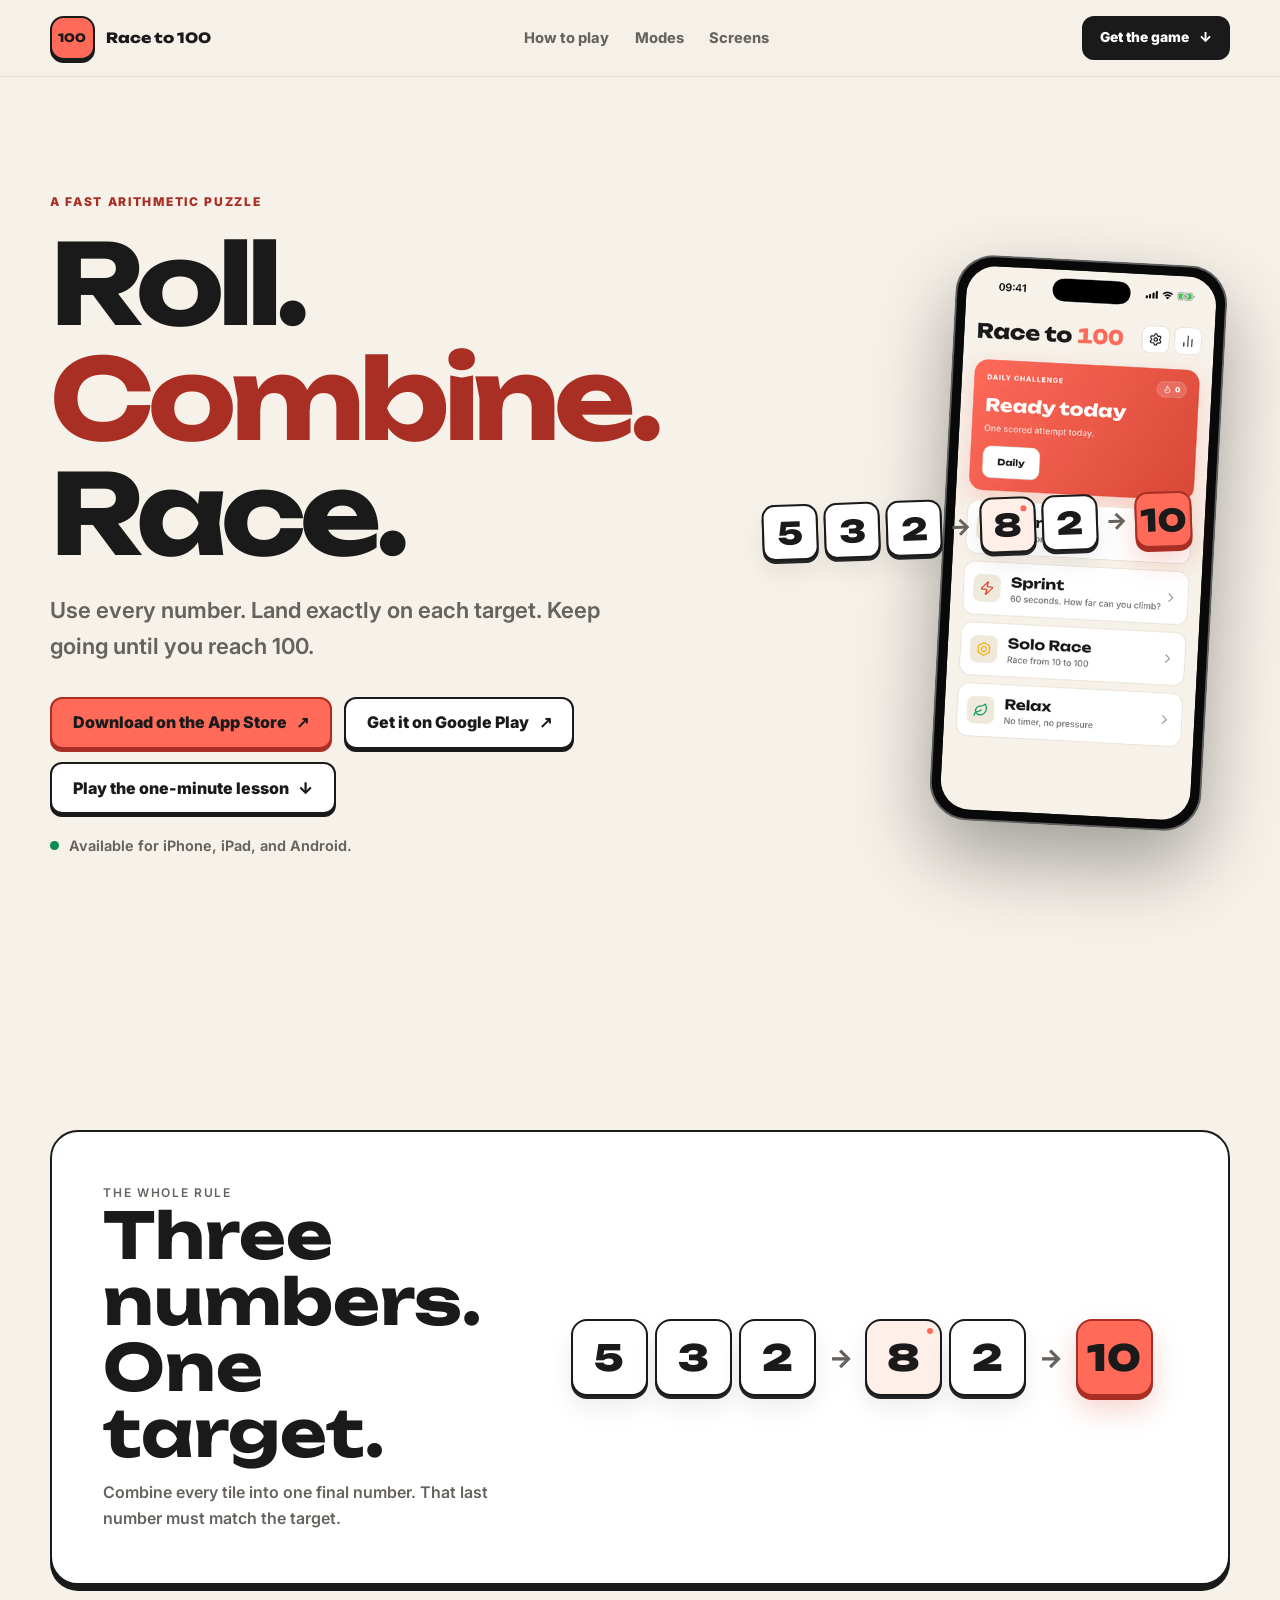
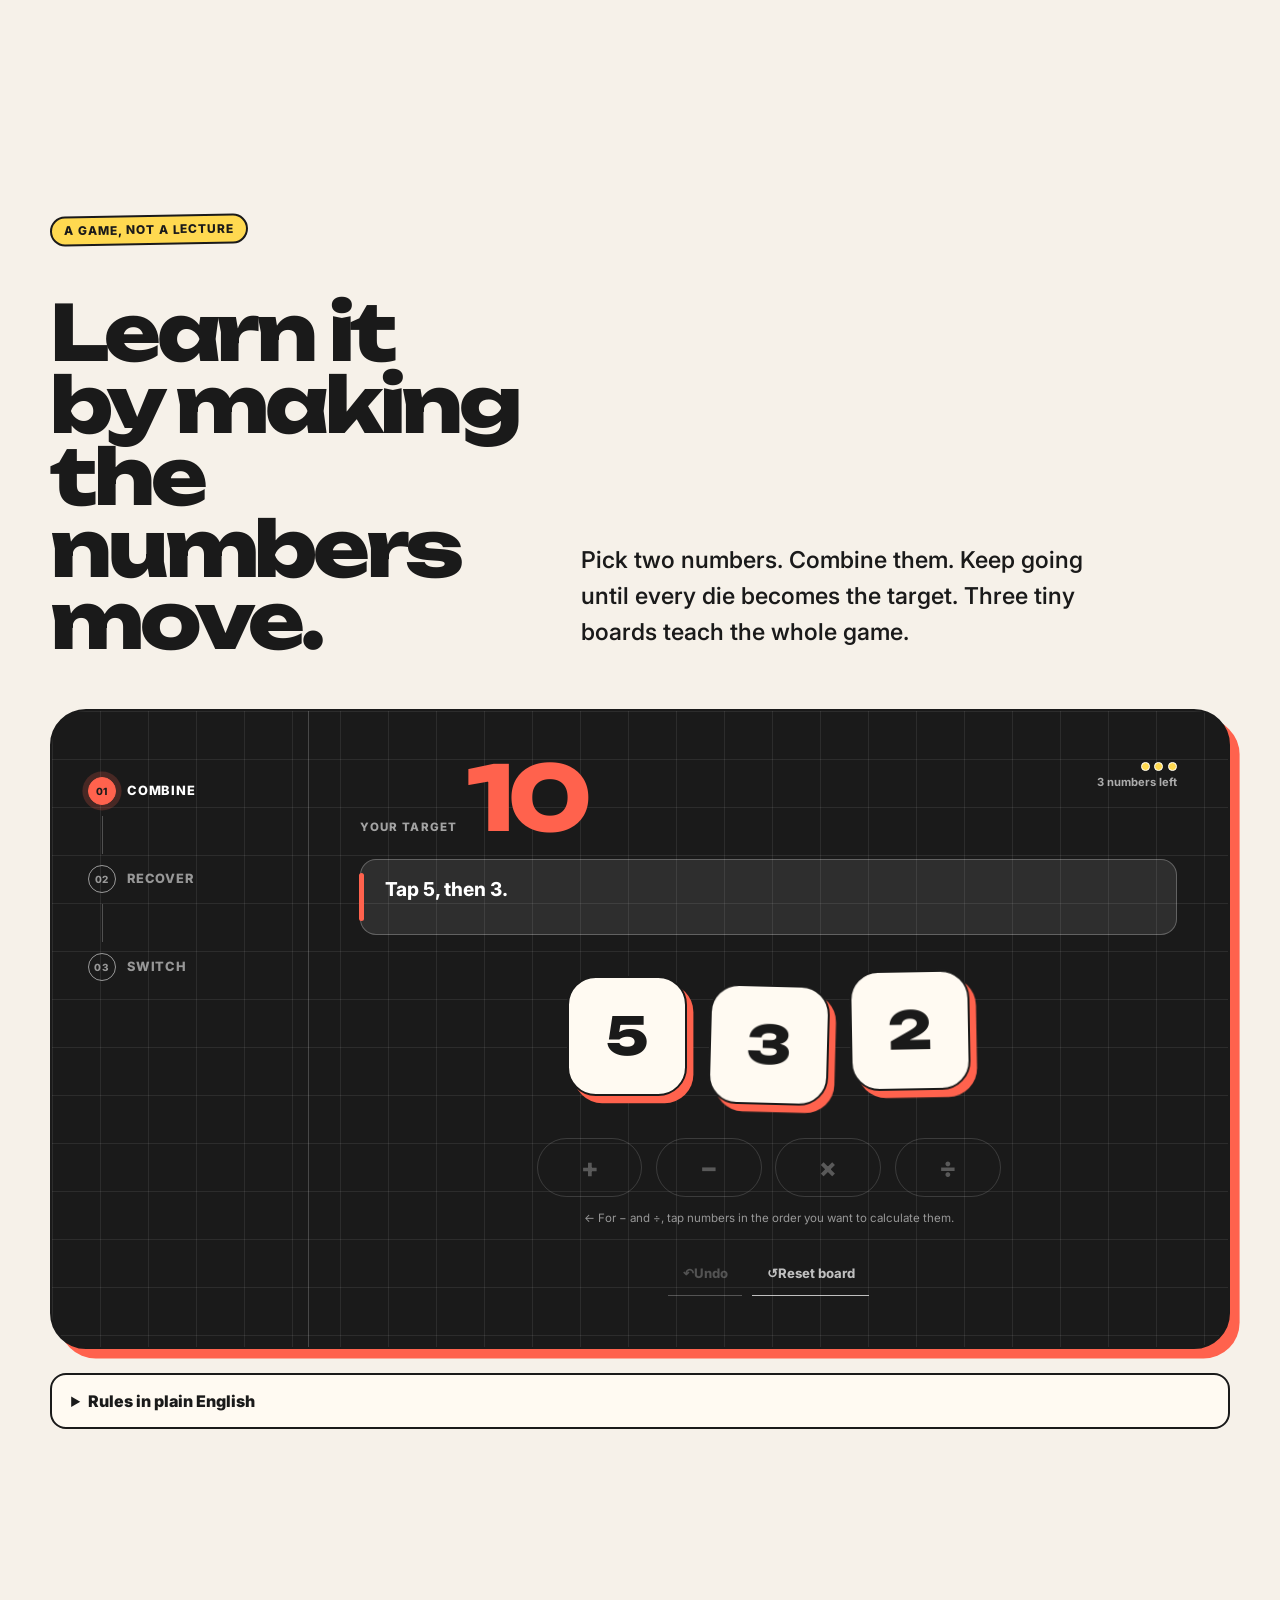
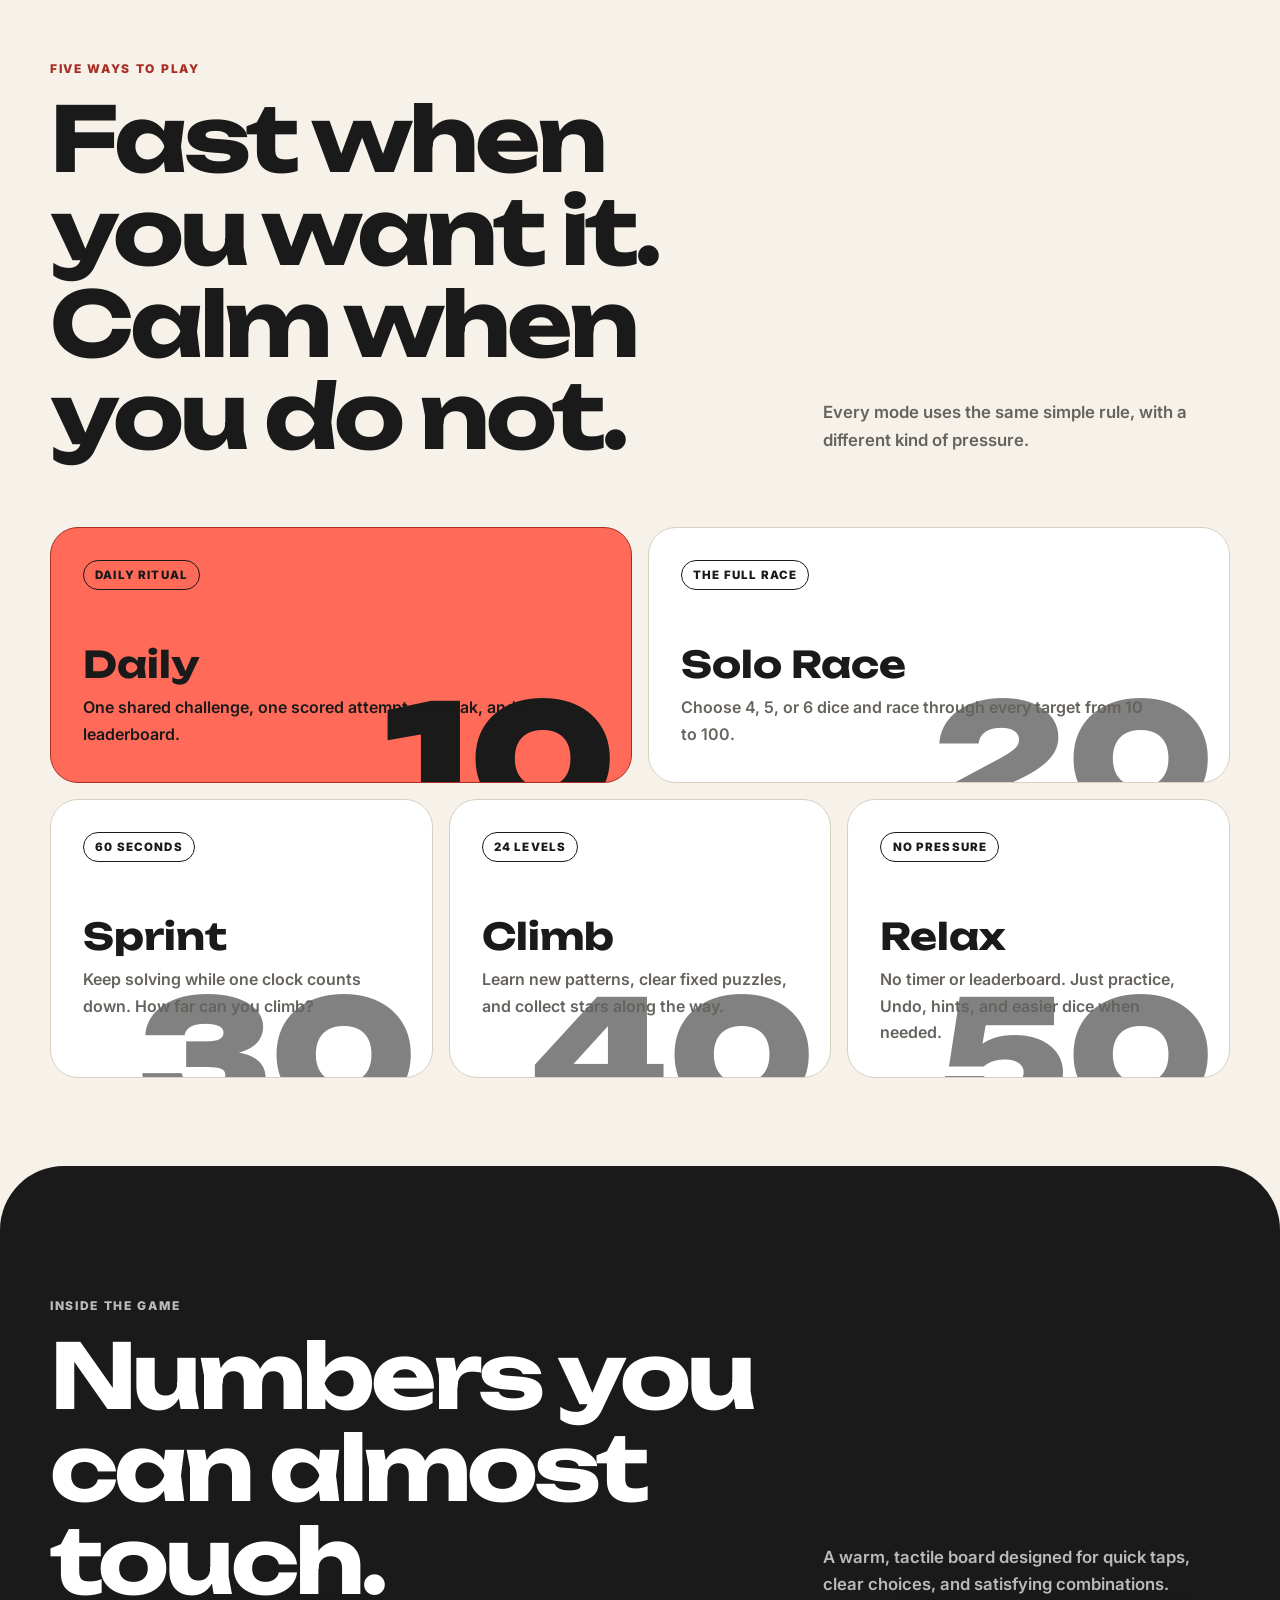
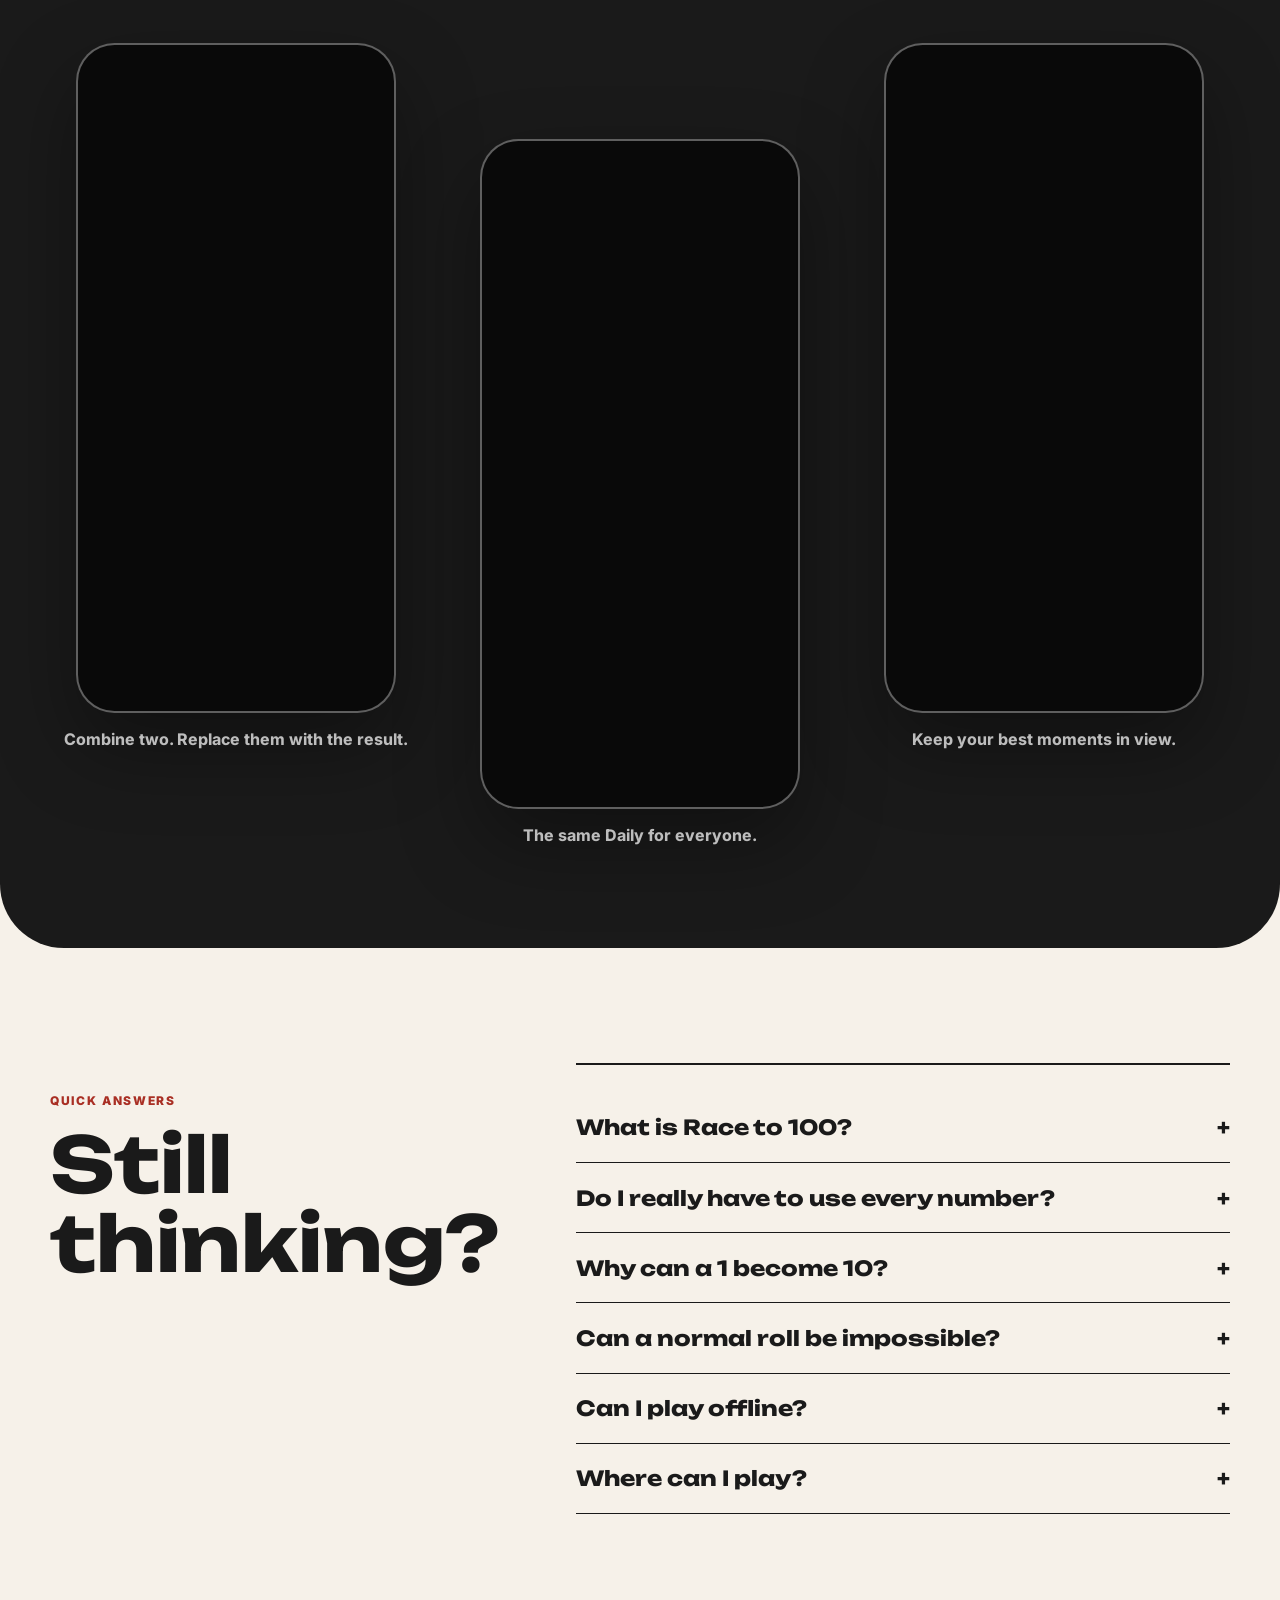
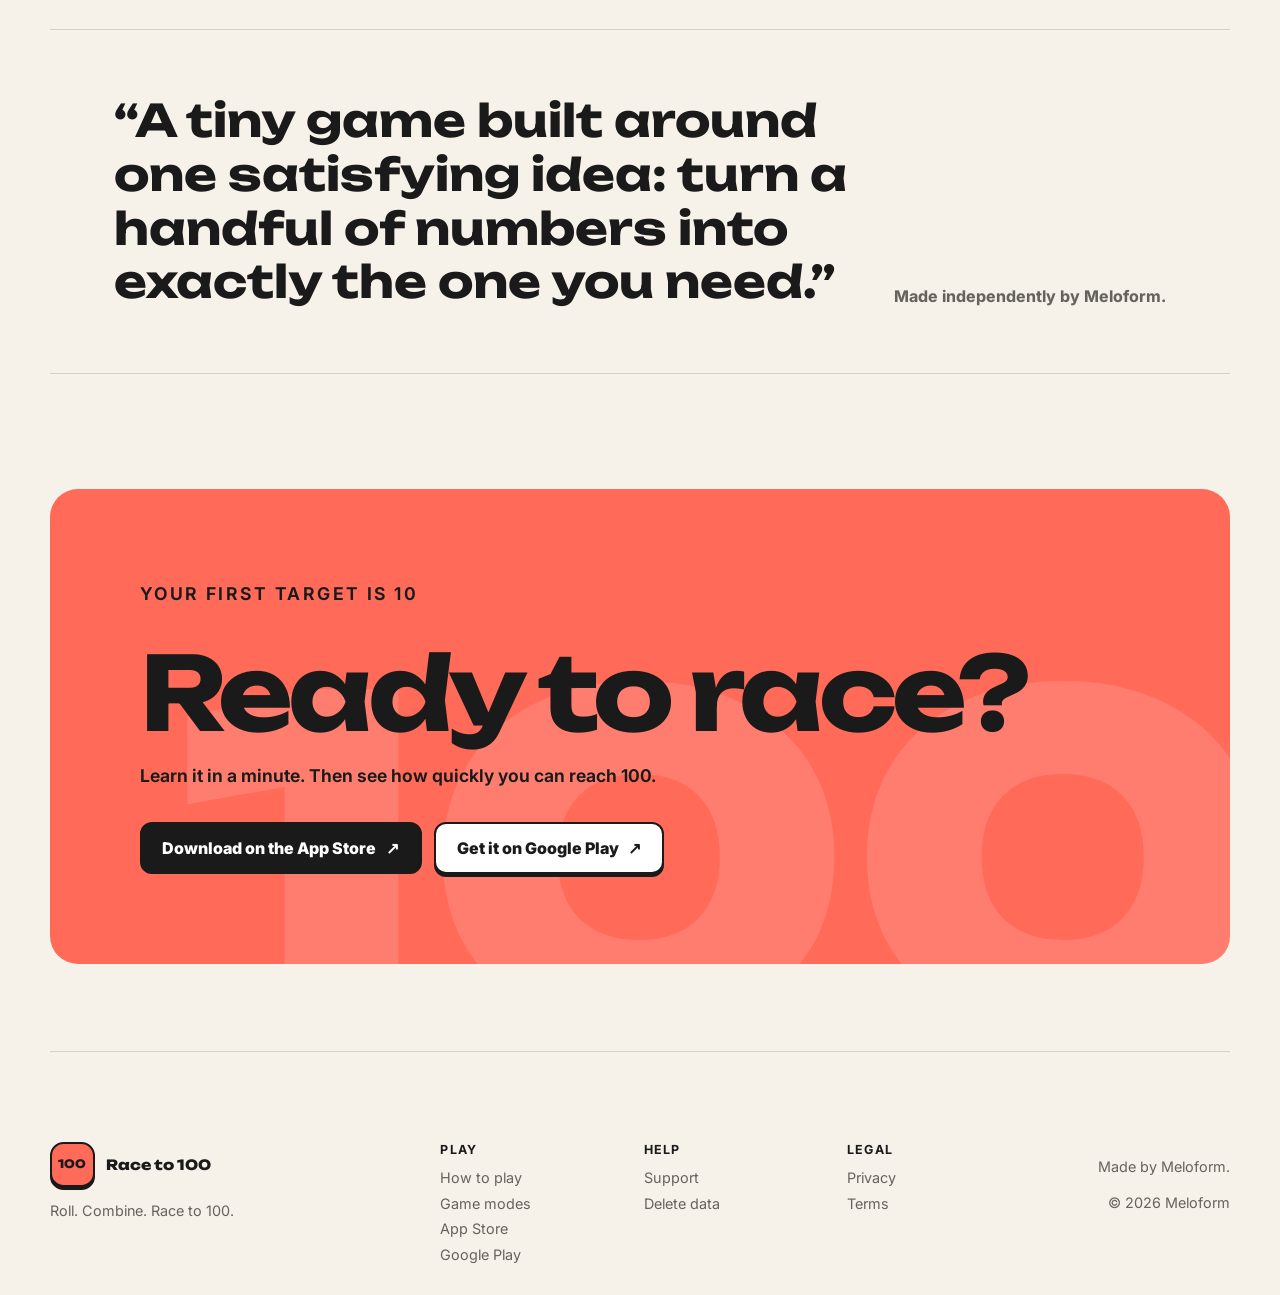
<file: index.html>
<!DOCTYPE html><html lang="en"><head><meta charset="utf-8"><meta name="viewport" content="width=device-width, initial-scale=1"><meta name="color-scheme" content="light"><meta name="theme-color" content="#f6f1e9"><title>Race to 100: Dice Puzzle for iOS and Android</title><meta name="description" content="Use every number, combine with +, −, ×, and ÷, and race from target 10 to 100. Learn the game in a playable one-minute tutorial."><meta name="robots" content="index,follow"><link rel="canonical" href="https://raceto100.app/"><link rel="preload" href="/assets/fonts/Unbounded-Latin.woff2" as="font" type="font/woff2" crossorigin="anonymous"><meta property="og:type" content="website"><meta property="og:site_name" content="Race to 100"><meta property="og:title" content="Race to 100: Roll. Combine. Race."><meta property="og:description" content="Use every number, combine with +, −, ×, and ÷, and race from target 10 to 100. Learn the game in a playable one-minute tutorial."><meta property="og:url" content="https://raceto100.app/"><meta property="og:image" content="https://raceto100.app/assets/social/og-race-to-100.png"><meta property="og:image:width" content="1200"><meta property="og:image:height" content="630"><meta property="og:image:alt" content="Race to 100 title with number tiles combining five, three, and two into ten."><meta name="twitter:card" content="summary_large_image"><meta name="twitter:title" content="Race to 100: Roll. Combine. Race."><meta name="twitter:description" content="Use every number, combine with +, −, ×, and ÷, and race from target 10 to 100. Learn the game in a playable one-minute tutorial."><meta name="twitter:image" content="https://raceto100.app/assets/social/og-race-to-100.png"><meta name="twitter:image:alt" content="Race to 100 title with number tiles combining five, three, and two into ten."><meta name="apple-itunes-app" content="app-id=6775581657"><link rel="icon" type="image/png" sizes="32x32" href="/assets/icons/favicon.png"><link rel="icon" type="image/png" sizes="16x16" href="/assets/icons/favicon-16.png"><link rel="apple-touch-icon" sizes="180x180" href="/assets/icons/apple-touch-icon.png"><script type="application/ld+json">{"@context":"https://schema.org","@type":"WebSite","name":"Race to 100","alternateName":"Race to 100: Dice Puzzle","url":"https://raceto100.app","description":"Use every number, combine with +, −, ×, and ÷, and race from target 10 to 100. Learn the game in a playable one-minute tutorial.","inLanguage":"en","publisher":{"@type":"Organization","name":"Meloform"}}</script><script type="application/ld+json">{"@context":"https://schema.org","@type":["SoftwareApplication","VideoGame"],"name":"Race to 100: Dice Puzzle","url":"https://raceto100.app","downloadUrl":["https://apps.apple.com/app/id6775581657","https://play.google.com/store/apps/details?id=com.meloform.raceto100"],"sameAs":["https://apps.apple.com/app/id6775581657","https://play.google.com/store/apps/details?id=com.meloform.raceto100"],"image":"https://raceto100.app/assets/social/og-race-to-100.png","description":"Roll the dice, combine every number, and solve each target from 10 to 100 in a fast arithmetic puzzle for iPhone, iPad, and Android.","applicationCategory":"GameApplication","gamePlatform":["iPhone","iPad","Android"],"operatingSystem":["iOS","iPadOS","Android"],"inLanguage":"en","publisher":{"@type":"Organization","name":"Meloform"}}</script><meta http-equiv="content-security-policy" content="default-src 'self';base-uri 'self';object-src 'none';form-action 'self';font-src 'self';img-src 'self' data:;connect-src 'self' https://europe-west1-race-to-100-dev.cloudfunctions.net;media-src 'none';worker-src 'none'; script-src 'self' 'sha256-BF0290pkb3jxQsE7z00xR8Imp8X34FLC88L0lkMnrGw=' 'sha256-QzWFZi+FLIx23tnm9SBU4aEgx4x8DsuASP07mfqol/c=' 'sha256-0chmwFk0zaA528yFfGV7J9ppIpdfTPPULncDF3WG7Zs=' 'sha256-eIXWvAmxkr251LJZkjniEK5LcPF3NkapbJepohwYRIc=' 'sha256-Q2BPg90ZMplYY+FSdApNErhpWafg2hcRRbndmvxuL/Q='; style-src 'self' 'sha256-m9pg8hqyFu5AFhJ51919gVQ+ETAJE6AkgI85ZaM+1Bk=' 'sha256-3EMqD3hNcxA5PP4/yMGA4VHi6vQxPtk0DRJEM/r80vc=' 'sha256-fljQWU2cQfXVrqJGu6VCjyxNtR0p3xsgKBNg5MRT7+Q=' 'sha256-NYnNsJMh5IYnqg3vPjjSBGkg7vsN93/PXxle62f0MXU=' 'sha256-1z4EO2etfWYCPKYlz9Jtqielzb0KM613Jzr+hBLnB2Y=';"><style>.game-tutorial{--tutorial-ink:var(--color-ink,#171616);--tutorial-paper:var(--color-paper,#f7f0e5);--tutorial-paper-bright:#fffaf2;--tutorial-coral:var(--color-accent,#ff624d);--tutorial-coral-dark:#c93428;--tutorial-yellow:#ffd950;--tutorial-blue:#2667ff;--tutorial-muted:#6c655d;--tutorial-border:2px solid var(--tutorial-ink);isolation:isolate;width:min(100%,76rem);color:var(--tutorial-ink);margin-inline:auto;position:relative;container-type:inline-size}.game-tutorial,.game-tutorial *{box-sizing:border-box}.game-tutorial button,.game-tutorial a,.game-tutorial summary{-webkit-tap-highlight-color:transparent}.game-tutorial button,.game-tutorial a{min-width:2.75rem;min-height:2.75rem}.game-tutorial button:focus-visible,.game-tutorial a:focus-visible,.game-tutorial summary:focus-visible,.game-tutorial [data-tutorial-status]:focus-visible{outline:3px solid var(--tutorial-blue);outline-offset:4px}.game-tutorial__header{grid-template-columns:minmax(0,.85fr) minmax(17rem,1.15fr);align-items:end;gap:clamp(1rem,4vw,5rem);margin-block-end:clamp(1.75rem,4vw,3.5rem);display:grid}.game-tutorial__header h2{max-width:11ch;font-family:var(--font-display,"Unbounded", system-ui, sans-serif);letter-spacing:-.055em;text-wrap:balance;grid-column:1;margin:0;font-size:clamp(2.25rem,6vw,5.7rem);font-weight:800;line-height:.94}.game-tutorial__eyebrow{border:var(--tutorial-border);background:var(--tutorial-yellow);letter-spacing:.08em;text-transform:uppercase;border-radius:999px;grid-column:1/-1;width:fit-content;margin:0;padding:.45rem .75rem;font-size:.75rem;font-weight:800;line-height:1;transform:rotate(-1deg)}.game-tutorial__intro{text-wrap:pretty;grid-area:2/2;max-width:34rem;margin:0;padding-block-end:.4rem;font-size:clamp(1.05rem,2.1vw,1.45rem);font-weight:550;line-height:1.55}.game-tutorial__stage{border:var(--tutorial-border);background:linear-gradient(90deg, #ffffff14 1px, transparent 1px) 0 0 / 3rem 3rem, linear-gradient(#ffffff14 1px, transparent 1px) 0 0 / 3rem 3rem, var(--tutorial-ink);min-height:39rem;box-shadow:.6rem .6rem 0 var(--tutorial-coral);border-radius:clamp(1.25rem,3vw,2.25rem);grid-template-columns:minmax(9.5rem,.28fr) minmax(0,1fr);display:grid;position:relative;overflow:hidden}.game-tutorial__progress{color:#ffffff8c;border-inline-end:1px solid #fff3;flex-direction:column;gap:0;margin:0;padding:clamp(1.25rem,3vw,2.25rem);list-style:none;display:flex}.game-tutorial__progress li{letter-spacing:.06em;text-transform:uppercase;grid-template-columns:2rem 1fr;align-items:center;gap:.45rem;min-height:5.5rem;padding-block:1rem;font-size:.8rem;font-weight:800;display:grid;position:relative}.game-tutorial__progress li+li:before{content:"";background:#ffffff3d;width:1px;height:2.4rem;position:absolute;inset-block-start:-1.2rem;inset-inline-start:.85rem}.game-tutorial__progress span{border:1px solid;border-radius:50%;place-items:center;width:1.75rem;height:1.75rem;font-size:.62rem;display:grid}.game-tutorial__progress .is-current{color:#fff}.game-tutorial__progress .is-current span{border-color:var(--tutorial-coral);background:var(--tutorial-coral);color:var(--tutorial-ink);box-shadow:0 0 0 .35rem #ff624d33}.game-tutorial__progress .is-complete{color:var(--tutorial-yellow)}.game-tutorial__progress .is-complete span{border-color:var(--tutorial-yellow);font-size:0}.game-tutorial__progress .is-complete span:after{content:"✓";font-size:.9rem}.game-tutorial__board{color:#fff;flex-direction:column;gap:clamp(1.1rem,2vw,1.75rem);min-width:0;padding:clamp(1.4rem,4vw,3.75rem);display:flex}.game-tutorial__target-row{justify-content:space-between;align-items:flex-start;gap:1rem;display:flex}.game-tutorial__target-row>div:first-child{align-items:baseline;gap:.6rem;display:flex}.game-tutorial__board-label{color:#fff9;letter-spacing:.1em;text-transform:uppercase;font-size:.72rem;font-weight:800}.game-tutorial [data-tutorial-target]{color:var(--tutorial-coral);font-family:var(--font-display,"Unbounded", system-ui, sans-serif);letter-spacing:-.08em;font-size:clamp(2.25rem,7vw,5.75rem);font-weight:800;line-height:.8}.game-tutorial__pool-count{flex-wrap:wrap;justify-content:flex-end;align-items:center;gap:.3rem;max-width:11rem;display:flex}.game-tutorial__pool-count span{background:var(--tutorial-yellow);border:1px solid #fff;border-radius:50%;width:.55rem;height:.55rem;display:block}.game-tutorial__pool-count small{color:#ffffffa3;text-align:end;flex-basis:100%;font-size:.7rem;font-weight:700}.game-tutorial__coach{text-wrap:pretty;background:#ffffff17;border:1px solid #ffffff40;border-radius:1rem;min-height:4.7rem;margin:0;padding:1rem 1.2rem 1rem 1.45rem;font-size:clamp(.98rem,1.8vw,1.2rem);font-weight:750;line-height:1.45;position:relative}.game-tutorial__coach:before{background:var(--tutorial-coral);content:"";border-radius:99px;width:.35rem;position:absolute;inset-block:.8rem;inset-inline-start:-.18rem}.game-tutorial[data-state=dead-end] .game-tutorial__coach{border-color:var(--tutorial-yellow);background:#ffd9501f}.game-tutorial[data-state=dead-end] .game-tutorial__coach:before{background:var(--tutorial-yellow)}.game-tutorial__pool{flex-wrap:wrap;flex:1;place-content:center;align-items:flex-start;gap:clamp(.75rem,2vw,1.35rem);min-height:9.5rem;padding-block:.5rem;display:flex}.game-tutorial__token{justify-items:center;animation:.28s cubic-bezier(.2,.8,.2,1) both tutorial-token-arrive;display:grid;position:relative}.game-tutorial__token:nth-child(2n){transform:translateY(.55rem)rotate(1.5deg)}.game-tutorial__token:nth-child(3n){transform:translateY(-.35rem)rotate(-1deg)}.game-tutorial__tile{border:2px solid var(--tutorial-ink);background:var(--tutorial-paper-bright);width:clamp(4.75rem,13vw,7.5rem);min-width:clamp(4.75rem,13vw,7.5rem);height:clamp(4.75rem,13vw,7.5rem);min-height:clamp(4.75rem,13vw,7.5rem);color:var(--tutorial-ink);box-shadow:.4rem .45rem 0 var(--tutorial-coral);font-family:var(--font-display,"Unbounded", system-ui, sans-serif);cursor:pointer;border-radius:24%;place-items:center;padding:0;font-size:clamp(1.8rem,5vw,3.25rem);font-weight:800;line-height:1;transition:translate .15s,box-shadow .15s,background-color .15s;display:grid}.game-tutorial__token[data-token-kind=computed] .game-tutorial__tile{border-color:var(--tutorial-paper-bright);background:var(--tutorial-coral);box-shadow:.4rem .45rem 0 var(--tutorial-paper-bright)}.game-tutorial__tile:hover{box-shadow:.4rem .65rem 0 var(--tutorial-coral);translate:0 -.2rem}.game-tutorial__tile.is-selected{background:var(--tutorial-yellow);box-shadow:.2rem .2rem 0 var(--tutorial-coral), 0 0 0 .3rem white;translate:0 .2rem}.game-tutorial__tile.is-suggested,.game-tutorial__toggle.is-suggested{animation:1.4s ease-in-out infinite tutorial-suggestion}.game-tutorial__toggle{z-index:1;border:2px solid var(--tutorial-ink);background:var(--tutorial-yellow);min-width:3.5rem;min-height:2.75rem;color:var(--tutorial-ink);box-shadow:.18rem .2rem 0 var(--tutorial-coral);cursor:pointer;border-radius:999px;margin-block-start:-.45rem;padding:.4rem .65rem;font-size:.72rem;font-weight:900}.game-tutorial__operators{grid-template-columns:repeat(4,minmax(3rem,1fr));gap:clamp(.45rem,1.5vw,.85rem);width:min(100%,29rem);margin-inline:auto;display:grid}.game-tutorial__operators button{color:#fff;cursor:pointer;background:0 0;border:1px solid #ffffff80;border-radius:999px;place-items:center;min-height:3.7rem;padding:.4rem;font-size:1.65rem;font-weight:800;transition:background-color .15s,color .15s,border-color .15s;display:grid}.game-tutorial__operators button:hover:not(:disabled),.game-tutorial__operators button.is-suggested{border-color:var(--tutorial-coral);background:var(--tutorial-coral);color:var(--tutorial-ink)}.game-tutorial__operators button:disabled{color:#ffffff47;cursor:not-allowed;border-color:#ffffff26}.game-tutorial__order-note{color:#ffffff8c;text-align:center;margin:-.8rem 0 0;font-size:.72rem;line-height:1.4}.game-tutorial__actions{flex-wrap:wrap;justify-content:center;gap:.65rem;display:flex}.game-tutorial__actions button,.game-tutorial__complete-actions button{color:#ffffffb8;font:inherit;cursor:pointer;background:0 0;border:0;border-bottom:1px solid;padding:.65rem .9rem;font-size:.82rem;font-weight:750}.game-tutorial__actions button:hover:not(:disabled),.game-tutorial__complete-actions button:hover{color:#fff}.game-tutorial__actions button:disabled{color:#ffffff40;cursor:not-allowed}.game-tutorial__complete{color:#fff;grid-column:2;align-self:center;padding:clamp(2rem,6vw,6rem)}.game-tutorial__complete-mark{border:1px solid var(--tutorial-yellow);width:fit-content;color:var(--tutorial-yellow);font-family:var(--font-display,"Unbounded", system-ui, sans-serif);letter-spacing:.07em;border-radius:999px;margin:0 0 1.3rem;padding:.5rem .7rem;font-size:.7rem;font-weight:700}.game-tutorial__complete h3{max-width:11ch;color:var(--tutorial-coral);font-family:var(--font-display,"Unbounded", system-ui, sans-serif);letter-spacing:-.06em;margin:0;font-size:clamp(2.4rem,7vw,6rem);font-weight:800;line-height:.95}.game-tutorial__complete>p:not(.game-tutorial__complete-mark){color:#ffffffc2;max-width:34rem;margin:1.5rem 0 0;font-size:clamp(1rem,2vw,1.3rem);line-height:1.55}.game-tutorial__complete-actions{flex-wrap:wrap;align-items:center;gap:.9rem;margin-block-start:2rem;display:flex}.game-tutorial__fallback,.game-tutorial__rules{border:var(--tutorial-border);background:var(--tutorial-paper-bright);border-radius:1rem;margin-block-start:1.5rem}.game-tutorial__fallback{padding:clamp(1.2rem,3vw,2rem)}.game-tutorial__fallback h3{margin-block-start:0}.game-tutorial__fallback li+li{margin-block-start:.65rem}.game-tutorial__rules summary{cursor:pointer;min-height:2.75rem;padding:1rem 1.2rem;font-weight:850}.game-tutorial__rules>div{max-width:60rem;color:var(--tutorial-muted);padding:0 1.2rem 1rem;line-height:1.65}.game-tutorial__rules p{margin:0}.game-tutorial__rules p+p{margin-block-start:.75rem}@keyframes tutorial-suggestion{0%,to{box-shadow:.4rem .45rem 0 var(--tutorial-coral), 0 0 0 0 #ffd95000}50%{box-shadow:.4rem .45rem 0 var(--tutorial-coral), 0 0 0 .55rem #ffd95059}}@keyframes tutorial-token-arrive{0%{opacity:0;translate:0 .75rem;scale:.88}to{opacity:1;translate:0;scale:1}}@container (width<48rem){.game-tutorial__header{display:block}.game-tutorial__intro{margin-block-start:1.25rem}.game-tutorial__stage{grid-template-columns:1fr;min-height:0}.game-tutorial__progress{border-block-end:1px solid #fff3;border-inline-end:0;flex-direction:row;justify-content:space-between;padding:.8rem 1rem}.game-tutorial__progress li{grid-template-columns:1.7rem 1fr;min-height:2.75rem;padding:0;font-size:.67rem}.game-tutorial__progress li+li:before{display:none}.game-tutorial__complete{grid-column:1}}@container (width<30rem){.game-tutorial__stage{box-shadow:.35rem .4rem 0 var(--tutorial-coral)}.game-tutorial__progress li{text-align:center;flex-direction:column;align-items:center;gap:.2rem;display:flex}.game-tutorial__board{padding:1.1rem}.game-tutorial__target-row{align-items:center}.game-tutorial__target-row>div:first-child{gap:.1rem;display:grid}.game-tutorial__pool{min-height:7rem}.game-tutorial__operators button{min-height:3.2rem}.game-tutorial__order-note{text-align:start}}@media (prefers-reduced-motion:reduce){.game-tutorial *,.game-tutorial :before,.game-tutorial :after{scroll-behavior:auto!important;transition-duration:.01ms!important;animation-duration:.01ms!important;animation-iteration-count:1!important}}.home-section{width:min(calc(100% - 2 * var(--page-gutter)), var(--page-width));margin-inline:auto;padding-block:clamp(4rem,9vw,8rem)}.hero{grid-template-columns:minmax(0,1.08fr) minmax(22rem,.92fr);align-items:center;gap:clamp(2rem,6vw,6rem);min-height:min(52rem,100svh - 4.75rem);display:grid;position:relative;overflow:clip}.hero:before{z-index:-1;aspect-ratio:1;background:var(--color-coral-soft);content:"";filter:blur(1px);border-radius:50%;width:clamp(19rem,40vw,36rem);position:absolute;right:-7%}.hero h1{letter-spacing:-.055em;max-width:10ch;margin-bottom:1.35rem;font-size:clamp(3.4rem,8.7vw,7.8rem)}.hero h1 span{display:block}.hero h1 span:nth-child(2){color:var(--color-coral-deep)}.hero__lede{max-width:37rem;color:var(--color-muted);margin-bottom:0;font-size:clamp(1.08rem,2vw,1.38rem);font-weight:620}.hero__actions{flex-wrap:wrap;gap:.85rem;margin-top:2rem;display:flex}.hero__availability{color:var(--color-muted);align-items:center;gap:.65rem;margin-top:1.2rem;font-size:.9rem;font-weight:650;display:flex}.hero__availability:before{aspect-ratio:1;background:var(--color-success);content:"";border-radius:50%;width:.55rem}.hero__visual{min-height:42rem;position:relative}.hero__phone{width:min(17rem,58%);position:absolute;top:4rem;right:0;transform:rotate(3deg)}.hero__visual .living-equation{z-index:2;position:absolute;top:45%;left:-5rem;transform:rotate(-2deg)}.living-equation{align-items:center;gap:clamp(.4rem,1vw,.8rem);width:max-content;max-width:100%;display:flex}.equation-state{gap:.45rem;display:flex}.number-tile{aspect-ratio:1;border:2px solid var(--color-ink);background:var(--color-surface);width:clamp(3.45rem,6vw,4.8rem);font-family:var(--font-display);box-shadow:var(--shadow-tile);border-radius:1rem;place-items:center;font-size:clamp(1.5rem,3vw,2.25rem);font-weight:850;display:grid;position:relative}.number-tile--computed{background:var(--color-coral-tint)}.number-tile--computed:after{aspect-ratio:1;background:var(--color-coral);content:"";border-radius:50%;width:.38rem;position:absolute;top:.45rem;right:.45rem}.number-tile--target{border-color:var(--color-coral-deep);background:var(--color-coral);color:var(--color-ink);box-shadow:0 4px 0 var(--color-coral-deep), 0 14px 28px #d949373d}.equation-arrow{color:var(--color-muted);font-size:clamp(1.2rem,2vw,1.8rem);font-weight:800}.rule-band{border:2px solid var(--color-ink);border-radius:var(--radius-lg);background:var(--color-surface);box-shadow:0 6px 0 var(--color-ink);grid-template-columns:minmax(0,.8fr) minmax(0,1.2fr);align-items:center;gap:clamp(2rem,5vw,5rem);padding:clamp(1.5rem,4vw,3.5rem);display:grid}.rule-band h2{margin-bottom:.75rem;font-size:clamp(2rem,5vw,4rem)}.rule-band p{color:var(--color-muted);margin-bottom:0;font-weight:600}.section-heading{grid-template-columns:minmax(0,1fr) minmax(16rem,.55fr);align-items:end;gap:2rem;margin-bottom:clamp(2rem,5vw,4rem);display:grid}.section-heading h2{letter-spacing:-.045em;max-width:13ch;margin-bottom:0;font-size:clamp(2.5rem,7vw,6rem)}.section-heading>p:last-child{color:var(--color-muted);margin-bottom:.5rem;font-size:1.05rem;font-weight:600}.tutorial-section{padding-block:clamp(4rem,9vw,8rem)}.modes-grid{grid-template-columns:repeat(12,minmax(0,1fr));gap:1rem;display:grid}.mode-card{border:1px solid var(--color-border);border-radius:var(--radius-lg);background:var(--color-surface);min-height:16rem;padding:clamp(1.25rem,3vw,2rem);position:relative;overflow:hidden}.mode-card:first-child,.mode-card:nth-child(2){grid-column:span 6}.mode-card:nth-child(n+3){grid-column:span 4}.mode-card--daily{border-color:var(--color-coral-deep);background:var(--color-coral);color:var(--color-ink)}.mode-card__number{color:color-mix(in srgb, currentColor 55%, transparent);font-family:var(--font-display);pointer-events:none;font-size:clamp(6rem,12vw,10rem);font-weight:900;line-height:1;position:absolute;bottom:-.35em;right:1rem}.mode-card__label{z-index:1;border-radius:var(--radius-pill);letter-spacing:.1em;text-transform:uppercase;border:1px solid;margin-bottom:3.5rem;padding:.45rem .7rem;font-size:.72rem;font-weight:850;display:inline-flex;position:relative}.mode-card h3{z-index:1;margin-bottom:.65rem;font-size:clamp(1.5rem,3vw,2.3rem);position:relative}.mode-card p{z-index:1;max-width:30rem;color:var(--color-muted);margin-bottom:0;font-weight:600;position:relative}.mode-card--daily p,.mode-card--daily .mode-card__number{color:var(--color-ink)}.screens-stage{background:var(--color-ink);color:#fff;border-radius:clamp(1.5rem,5vw,4rem);padding-block:clamp(4rem,8vw,7rem)}.screens-stage .home-section{padding-block:0}.screens-stage .eyebrow,.screens-stage .section-heading>p:last-child{color:#ffffffb3}.screens-grid{grid-template-columns:repeat(3,minmax(0,1fr));align-items:start;gap:clamp(1rem,3vw,2rem);display:grid}.screen-figure{margin:0}.screen-figure:nth-child(2){margin-top:clamp(2rem,8vw,6rem)}.phone-shell{background:#090909;border:2px solid #ffffff59;border-radius:2.4rem;max-width:20rem;margin-inline:auto;padding:.55rem;box-shadow:0 35px 80px #00000059}.phone-shell img{border-radius:1.85rem;width:100%;height:auto}.screen-figure figcaption{color:#ffffffb8;text-align:center;margin-top:1rem;font-weight:750}.faq-grid{grid-template-columns:.7fr 1.3fr;gap:clamp(2rem,6vw,6rem);display:grid}.faq-grid h2{max-width:8ch;font-size:clamp(2.6rem,6vw,5rem)}.faq-list{border-top:2px solid var(--color-ink)}.faq-list details{border-bottom:1px solid var(--color-border-strong)}.faq-list summary{font-family:var(--font-display);cursor:pointer;justify-content:space-between;gap:1rem;padding-block:1.35rem;font-size:clamp(1rem,2vw,1.3rem);font-weight:750;display:flex}.faq-list summary:after{content:"+"}.faq-list details[open] summary:after{content:"−"}.faq-list details p{max-width:44rem;color:var(--color-muted);margin-bottom:0;padding-bottom:1.35rem}.maker-note{border-top:1px solid var(--color-border);border-bottom:1px solid var(--color-border);grid-template-columns:1fr auto;align-items:end;gap:2rem;padding:clamp(2rem,5vw,4rem);display:grid}.maker-note blockquote{max-width:36ch;font-family:var(--font-display);margin:0;font-size:clamp(1.5rem,4vw,2.8rem);font-weight:700;line-height:1.2}.maker-note p{color:var(--color-muted);margin:0;font-weight:750}.final-cta{border-radius:var(--radius-lg);background:var(--color-coral);color:var(--color-ink);padding:clamp(2rem,7vw,6rem);position:relative;overflow:hidden}.final-cta:after{color:#ffffff21;font-family:var(--font-display);content:"100";pointer-events:none;font-size:clamp(12rem,35vw,30rem);font-weight:900;line-height:1;position:absolute;bottom:-.26em;right:-.1em}.final-cta>*{z-index:1;position:relative}.final-cta .eyebrow{color:var(--color-ink)}.final-cta h2{letter-spacing:-.05em;max-width:10ch;margin-bottom:1rem;font-size:clamp(2.8rem,8vw,7rem)}.final-cta p{max-width:34rem;margin-bottom:2rem;font-size:1.1rem;font-weight:650}.reveal-ready [data-reveal]{transition:transform .6s var(--ease-out);transform:translateY(1.75rem)}.reveal-ready [data-reveal].is-revealed{transform:translateY(0)}@media (width>=901px){.hero{overflow:visible}.hero__phone{right:1rem}.hero__visual .living-equation{justify-content:center;gap:clamp(.35rem,.6vw,.55rem);width:100%;max-width:none;left:0}.hero__visual .equation-state{gap:clamp(.3rem,.45vw,.4rem)}.hero__visual .number-tile{border-radius:clamp(.75rem,1vw,.95rem);width:clamp(2.75rem,4.4vw,3.9rem);font-size:clamp(1.35rem,2.4vw,2rem)}.hero__visual .equation-arrow{font-size:clamp(1.1rem,1.8vw,1.55rem)}}@media (width<=900px){.hero{grid-template-columns:1fr;padding-top:3rem}.hero__visual{min-height:42rem}.hero__phone{width:min(17rem,70vw);top:5.5rem;left:50%;right:auto;transform:translate(-50%)rotate(3deg)}.hero__visual .living-equation{justify-content:center;width:100%;top:1.25rem;left:0;transform:none}.rule-band,.section-heading,.faq-grid{grid-template-columns:1fr}.mode-card,.mode-card:nth-child(n){grid-column:span 6}}@media (width<=650px){.hero h1{font-size:clamp(3.1rem,16vw,5.5rem)}.hero__visual{min-height:38rem}.hero__visual .living-equation,.rule-band .living-equation{flex-wrap:wrap;justify-content:center;width:100%;transform:none}.mode-card,.mode-card:nth-child(n){grid-column:1/-1;min-height:14rem}.screens-grid{grid-template-columns:1fr}.screen-figure:nth-child(2){margin-top:0}.maker-note{grid-template-columns:1fr}}
:root{--color-bg:#f6f1e9;--color-surface:#fff;--color-elevated:#efe9dc;--color-border:#d8d0c1;--color-border-strong:#1a1a1a;--color-ink:#1a1a1a;--color-muted:#66635e;--color-subtle:#918c82;--color-coral:#ff6a59;--color-coral-deep:#a92f24;--color-coral-soft:#ffd9d0;--color-coral-tint:#ffefe9;--color-success:#0d8b55;--color-error:#c62f2f;--font-display:"Unbounded", "Arial Black", sans-serif;--font-body:"Inter", -apple-system, BlinkMacSystemFont, "Segoe UI", sans-serif;--page-width:1180px;--page-gutter:clamp(1rem, 3vw, 2rem);--radius-sm:.75rem;--radius-md:1.125rem;--radius-lg:1.75rem;--radius-pill:999px;--shadow-tile:0 3px 0 #1a1a1af2, 0 12px 24px #1a1a1a14;--shadow-card:0 24px 70px #4f32251a;--ease-out:cubic-bezier(.2, .8, .2, 1)}@font-face{font-family:Inter;src:url(/assets/fonts/Inter-Latin.woff2)format("woff2");font-display:swap;font-style:normal;font-weight:100 900}@font-face{font-family:Unbounded;src:url(/assets/fonts/Unbounded-Latin.woff2)format("woff2");font-display:swap;font-style:normal;font-weight:200 900}*,:before,:after{box-sizing:border-box}html{background:var(--color-bg);color:var(--color-ink);font-family:var(--font-body);scroll-behavior:smooth;text-rendering:optimizelegibility;font-size:100%}body{background:var(--color-bg);color:var(--color-ink);margin:0}main{min-width:0;overflow-x:clip}body:before{z-index:-1;content:"";pointer-events:none;background-image:radial-gradient(#1a1a1a0e .6px,#0000 .6px);background-size:6px 6px;position:fixed;inset:0}img,picture{max-width:100%;display:block}button,input,select,textarea{font:inherit}button,a{-webkit-tap-highlight-color:transparent}a{color:inherit;text-underline-offset:.22em;text-decoration-thickness:.1em}:focus-visible{outline:3px solid var(--color-coral-deep);outline-offset:4px}::selection{background:var(--color-coral-soft);color:var(--color-ink)}h1,h2,h3,p{margin-block-start:0}h1,h2,h3{font-family:var(--font-display);font-variant-numeric:tabular-nums;line-height:1.03}p,li{line-height:1.65}.skip-link{z-index:100;border:2px solid var(--color-ink);border-radius:var(--radius-sm);background:var(--color-surface);padding:.8rem 1rem;font-weight:800;position:fixed;top:.75rem;left:.75rem;transform:translateY(-150%)}.skip-link:focus{transform:translateY(0)}.site-header{z-index:40;padding-inline:var(--page-gutter);background:color-mix(in srgb, var(--color-bg) 90%, transparent);border-bottom:1px solid color-mix(in srgb, var(--color-border) 65%, transparent);backdrop-filter:blur(14px);position:sticky;top:0}.site-header__inner{width:min(100%, var(--page-width));grid-template-columns:auto 1fr auto;align-items:center;gap:1rem;min-height:4.75rem;margin-inline:auto;display:grid}.brand{width:max-content;color:var(--color-ink);font-family:var(--font-display);align-items:center;gap:.7rem;font-size:.88rem;font-weight:800;text-decoration:none;display:inline-flex}.brand__mark{aspect-ratio:1;border:2px solid var(--color-ink);background:var(--color-coral);width:2.8rem;color:var(--color-ink);box-shadow:0 3px 0 var(--color-ink);border-radius:.85rem;place-items:center;font-size:.72rem;display:grid}.site-nav{justify-content:center;gap:clamp(.8rem,2vw,1.6rem);font-size:.92rem;font-weight:750;display:flex}.site-nav a{color:var(--color-muted);text-decoration:none}.site-nav a:hover,.site-nav a[aria-current=page]{color:var(--color-ink)}.button{border:2px solid var(--color-ink);border-radius:var(--radius-sm);background:var(--color-surface);min-height:3.25rem;color:var(--color-ink);text-align:center;box-shadow:0 3px 0 var(--color-ink);cursor:pointer;transition:transform .16s var(--ease-out), box-shadow .16s var(--ease-out), background-color .16s ease;justify-content:center;align-items:center;gap:.6rem;padding:.85rem 1.3rem;font-weight:850;line-height:1.1;text-decoration:none;display:inline-flex}.button:hover{box-shadow:0 5px 0 var(--color-ink);transform:translateY(-2px)}.button:active{box-shadow:0 1px 0 var(--color-ink);transform:translateY(2px)}.button--coral{border-color:var(--color-coral-deep);background:var(--color-coral);color:var(--color-ink);box-shadow:0 3px 0 var(--color-coral-deep)}.button--ink{background:var(--color-ink);color:#fff;box-shadow:none}.button--small{min-height:2.75rem;padding:.7rem 1rem;font-size:.86rem}.store-links{flex-wrap:wrap;align-items:center;gap:.75rem;display:flex}.store-link{white-space:nowrap}.store-link--apple{border-color:var(--color-coral-deep);background:var(--color-coral);box-shadow:0 3px 0 var(--color-coral-deep)}.store-links--dark .store-link--apple{box-shadow:0 3px #fff}.store-links--dark .store-link--google{box-shadow:0 3px 0 var(--color-coral);background:#fff;border-color:#fff}.store-links--coral .store-link--apple{border-color:var(--color-ink);background:var(--color-ink);color:#fff;box-shadow:none}.store-links--coral .store-link--google{background:var(--color-surface)}.store-links--compact .store-link{min-height:2.9rem;padding:.7rem 1rem;font-size:.84rem}.eyebrow{color:var(--color-coral-deep);letter-spacing:.14em;text-transform:uppercase;margin-bottom:.9rem;font-size:.75rem;font-weight:850}.site-footer{width:min(calc(100% - 2 * var(--page-gutter)), var(--page-width));border-top:1px solid var(--color-border);grid-template-columns:1.1fr 2fr auto;gap:clamp(2rem,5vw,5rem);margin-inline:auto;padding-block:clamp(3rem,7vw,6rem) 2rem;display:grid}.site-footer__lead p,.site-footer__meta p{color:var(--color-muted);margin:.8rem 0 0;font-size:.9rem}.site-footer__nav{grid-template-columns:repeat(3,minmax(0,1fr));gap:1rem;display:grid}.site-footer__nav div{align-content:start;gap:.55rem;display:grid}.site-footer__nav strong{letter-spacing:.1em;text-transform:uppercase;margin-bottom:.2rem;font-size:.78rem}.site-footer__nav a{color:var(--color-muted);font-size:.9rem;text-decoration:none}.site-footer__nav a:hover{color:var(--color-ink);text-decoration:underline}.site-footer__meta{text-align:right}.legal-shell{width:min(calc(100% - 2 * var(--page-gutter)), 56rem);margin-inline:auto;padding-block:clamp(3rem,8vw,7rem)}.legal-hero{margin-bottom:clamp(2rem,6vw,4rem)}.legal-hero h1{overflow-wrap:anywhere;max-width:13ch;margin-bottom:1.2rem;font-size:clamp(2.6rem,8vw,5.8rem)}.legal-updated{color:var(--color-muted);font-weight:700}.legal-content{border:1px solid var(--color-border);border-radius:var(--radius-lg);background:var(--color-surface);box-shadow:var(--shadow-card);padding:clamp(1.25rem,4vw,3rem)}.legal-content section+section{border-top:1px solid var(--color-border);margin-top:2rem;padding-top:2rem}.legal-content h2{margin-bottom:1rem;font-size:clamp(1.25rem,3vw,1.8rem)}.legal-content p,.legal-content li{color:var(--color-muted)}.legal-content a{color:var(--color-coral-deep)}@media (width<=760px){.site-header__inner{grid-template-columns:1fr auto}.site-nav{display:none}.brand__name{font-size:.78rem}.site-footer{grid-template-columns:1fr}.site-footer__meta{text-align:left}}@media (width<=420px){.site-header__inner{flex-wrap:wrap;padding-block:.65rem;display:flex}.header-cta{padding-inline:.8rem}.store-links{width:100%}.store-link{flex:13rem}}@media (prefers-reduced-motion:reduce){*,:before,:after{scroll-behavior:auto!important;transition-duration:.01ms!important;animation-duration:.01ms!important;animation-iteration-count:1!important}}
</style></head><body class><a class="skip-link" href="#main-content">Skip to content</a><header class="site-header" data-site-header><div class="site-header__inner"><a class="brand" href="/"><span class="brand__mark" aria-hidden="true">100</span><span class="brand__name">Race to 100</span></a><nav class="site-nav" aria-label="Primary navigation"><a href="/how-to-play">How to play</a><a href="#modes">Modes</a><a href="#screens">Screens</a></nav><a class="button button--small button--ink header-cta" href="#download"><span class="header-cta__label">Get the game</span><span class="header-cta__arrow" aria-hidden="true">↓</span></a></div></header><main id="main-content"><section class="home-section hero" aria-labelledby="hero-title"><div class="hero__copy"><p class="eyebrow">A fast arithmetic puzzle</p><h1 id="hero-title"><span>Roll.</span><span>Combine.</span><span>Race.</span></h1><p class="hero__lede">Use every number. Land exactly on each target. Keep going until you reach 100.</p><div class="hero__actions"><div class="store-links store-links--light" role="group" aria-label="Download Race to 100"><a class="button store-link store-link--apple" href="https://apps.apple.com/app/id6775581657" rel="external" data-store="app-store">Download on the App Store<span aria-hidden="true">↗</span></a><a class="button store-link store-link--google" href="https://play.google.com/store/apps/details?id=com.meloform.raceto100" rel="external" data-store="google-play">Get it on Google Play<span aria-hidden="true">↗</span></a></div><a class="button" href="#play-the-lesson">Play the one-minute lesson <span aria-hidden="true">↓</span></a></div><p class="hero__availability">Available for iPhone, iPad, and Android.</p></div><div class="hero__visual"><div class="living-equation" role="img" aria-label="Five plus three makes eight, then eight plus two makes ten"><div class="equation-state equation-state--first" aria-hidden="true"><span class="number-tile">5</span><span class="number-tile">3</span><span class="number-tile">2</span></div><span class="equation-arrow" aria-hidden="true">→</span><div class="equation-state equation-state--second" aria-hidden="true"><span class="number-tile number-tile--computed">8</span><span class="number-tile">2</span></div><span class="equation-arrow" aria-hidden="true">→</span><div class="equation-state equation-state--final" aria-hidden="true"><span class="number-tile number-tile--target">10</span></div></div><div class="hero__phone"><figure class="screen-figure"><div class="phone-shell"><picture><source type="image/avif" srcset="/assets/screens/generated/home-368.avif 368w, /assets/screens/generated/home-736.avif 736w" sizes="(max-width: 700px) 72vw, 320px"><source type="image/webp" srcset="/assets/screens/generated/home-368.webp 368w, /assets/screens/generated/home-736.webp 736w" sizes="(max-width: 700px) 72vw, 320px"><img src="/assets/screens/home.png" width="1206" height="2622" alt="Race to 100 home screen with Daily Challenge, Climb, Sprint, Solo Race, and Relax modes" loading="eager" decoding="sync" fetchpriority="high"></picture></div><figcaption></figcaption></figure></div></div></section><section class="home-section" aria-labelledby="rule-title" data-reveal><div class="rule-band"><div><p class="eyebrow">The whole rule</p><h2 id="rule-title">Three numbers. One target.</h2><p>Combine every tile into one final number. That last number must match the target.</p></div><div class="living-equation living-equation--compact" role="img" aria-label="Five plus three makes eight, then eight plus two makes ten"><div class="equation-state equation-state--first" aria-hidden="true"><span class="number-tile">5</span><span class="number-tile">3</span><span class="number-tile">2</span></div><span class="equation-arrow" aria-hidden="true">→</span><div class="equation-state equation-state--second" aria-hidden="true"><span class="number-tile number-tile--computed">8</span><span class="number-tile">2</span></div><span class="equation-arrow" aria-hidden="true">→</span><div class="equation-state equation-state--final" aria-hidden="true"><span class="number-tile number-tile--target">10</span></div></div></div></section><section class="home-section tutorial-section" id="play-the-lesson" aria-label="Interactive tutorial" data-reveal><section class="game-tutorial" data-tutorial-root data-state="playing" data-beat="beat-a" aria-labelledby="first-solve-tutorial-title" aria-describedby="first-solve-tutorial-description"><header class="game-tutorial__header"><p class="game-tutorial__eyebrow">A game, not a lecture</p><h2 id="first-solve-tutorial-title">Learn it by making the numbers move.</h2><p id="first-solve-tutorial-description" class="game-tutorial__intro">Pick two numbers. Combine them. Keep going until every die becomes the target. Three tiny boards teach the whole game.</p></header><div class="game-tutorial__stage" data-tutorial-ui hidden><ol class="game-tutorial__progress" aria-label="Tutorial progress"><li data-tutorial-progress="beat-a" aria-current="step"><span>01</span>Combine</li><li data-tutorial-progress="beat-b"><span>02</span>Recover</li><li data-tutorial-progress="beat-c"><span>03</span>Switch</li></ol><div class="game-tutorial__board" data-tutorial-board><div class="game-tutorial__target-row"><div><span class="game-tutorial__board-label">Your target</span><strong data-tutorial-target>10</strong></div><div class="game-tutorial__pool-count" data-tutorial-pool-count><span aria-hidden="true"></span><span aria-hidden="true"></span><span aria-hidden="true"></span><small>3 numbers left</small></div></div><p id="first-solve-tutorial-status" class="game-tutorial__coach" data-tutorial-status role="status" aria-live="polite" aria-atomic="true">Tap 5, then 3.</p><div class="game-tutorial__pool" data-tutorial-pool role="group" aria-label="Numbers available to combine" aria-describedby="first-solve-tutorial-status"></div><div class="game-tutorial__operators" data-tutorial-operators role="group" aria-label="Arithmetic operations"><button type="button" data-tutorial-operator="plus" data-operator="add" aria-label="Add selected numbers" title="Add selected numbers">+</button><button type="button" data-tutorial-operator="minus" data-operator="subtract" aria-label="Subtract the second selected number from the first" title="Subtract in selection order">−</button><button type="button" data-tutorial-operator="multiply" data-operator="multiply" aria-label="Multiply selected numbers" title="Multiply selected numbers">×</button><button type="button" data-tutorial-operator="divide" data-operator="divide" aria-label="Divide the first selected number by the second" title="Divide in selection order">÷</button></div><p class="game-tutorial__order-note"><span aria-hidden="true">&larr;</span> For − and ÷, tap numbers in the order you want to calculate them.</p><div class="game-tutorial__actions"><button type="button" data-tutorial-undo disabled><span aria-hidden="true">↶</span>Undo</button><button type="button" data-tutorial-reset><span aria-hidden="true">↺</span>Reset board</button></div></div><div class="game-tutorial__complete" data-tutorial-complete role="status" aria-live="polite" aria-atomic="true" hidden><p class="game-tutorial__complete-mark" aria-hidden="true">10 · 20 · 30</p><h3>That&rsquo;s the whole game.</h3><p>The targets keep climbing. Your four operations—and a useful little switch on every rolled 1—do the rest.</p><div class="game-tutorial__complete-actions"><div class="store-links store-links--dark store-links--compact" role="group" aria-label="Download Race to 100"><a class="button store-link store-link--apple" href="https://apps.apple.com/app/id6775581657" rel="external" data-store="app-store">Download on the App Store<span aria-hidden="true">↗</span></a><a class="button store-link store-link--google" href="https://play.google.com/store/apps/details?id=com.meloform.raceto100" rel="external" data-store="google-play">Get it on Google Play<span aria-hidden="true">↗</span></a></div><button type="button" data-tutorial-replay> Replay tutorial </button></div></div></div><noscript><section class="game-tutorial__fallback" data-tutorial-fallback><h3>How Race to 100 works</h3><ol><li><strong>Use every die.</strong> Pick two values and combine them with +, −, ×, or ÷. Their result replaces both numbers.</li><li><strong>Keep whole, non-negative results.</strong> Division must be exact and subtraction cannot go below zero.</li><li><strong>Land exactly on the target.</strong> You win the board only when one number remains and it matches the target.</li><li><strong>Spot the 1↔10 badge.</strong> A rolled 1 can flip to 10 and back. A 1 made by a calculation cannot.</li></ol></section></noscript><details class="game-tutorial__rules" data-tutorial-rules><summary>Rules in plain English</summary><div><p>Select two dice and use addition, subtraction, multiplication, or exact division. The result replaces those two dice. Repeat until only one number remains.</p><p>A board is solved only when that final number equals the target. Every original die must be used, results cannot be negative, and division must produce a whole number.</p><p>An original die showing 1 has a 1↔10 badge, so it can become 10 and return to 1. A calculated 1 does not get that badge.</p></div></details></section><script type="module" src="/_astro/Tutorial.astro_astro_type_script_index_0_lang.B1P2aA5s.js"></script></section><section class="home-section" id="modes" aria-labelledby="modes-title"><header class="section-heading" data-reveal><div><p class="eyebrow">Five ways to play</p><h2 id="modes-title">Fast when you want it. Calm when you do not.</h2></div><p>Every mode uses the same simple rule, with a different kind of pressure.</p></header><div class="modes-grid"><article class="mode-card mode-card--daily" data-reveal><span class="mode-card__label">Daily ritual</span><h3>Daily</h3><p>One shared challenge, one scored attempt, a streak, and a leaderboard.</p><span class="mode-card__number" aria-hidden="true">10</span></article><article class="mode-card" data-reveal><span class="mode-card__label">The full race</span><h3>Solo Race</h3><p>Choose 4, 5, or 6 dice and race through every target from 10 to 100.</p><span class="mode-card__number" aria-hidden="true">20</span></article><article class="mode-card" data-reveal><span class="mode-card__label">60 seconds</span><h3>Sprint</h3><p>Keep solving while one clock counts down. How far can you climb?</p><span class="mode-card__number" aria-hidden="true">30</span></article><article class="mode-card" data-reveal><span class="mode-card__label">24 levels</span><h3>Climb</h3><p>Learn new patterns, clear fixed puzzles, and collect stars along the way.</p><span class="mode-card__number" aria-hidden="true">40</span></article><article class="mode-card" data-reveal><span class="mode-card__label">No pressure</span><h3>Relax</h3><p>No timer or leaderboard. Just practice, Undo, hints, and easier dice when needed.</p><span class="mode-card__number" aria-hidden="true">50</span></article></div></section><section class="screens-stage" id="screens" aria-labelledby="screens-title"><div class="home-section"><header class="section-heading" data-reveal><div><p class="eyebrow">Inside the game</p><h2 id="screens-title">Numbers you can almost touch.</h2></div><p>A warm, tactile board designed for quick taps, clear choices, and satisfying combinations.</p></header><div class="screens-grid"><figure class="screen-figure"><div class="phone-shell"><picture><source type="image/avif" srcset="/assets/screens/generated/gameplay-368.avif 368w, /assets/screens/generated/gameplay-736.avif 736w" sizes="(max-width: 700px) 72vw, 320px"><source type="image/webp" srcset="/assets/screens/generated/gameplay-368.webp 368w, /assets/screens/generated/gameplay-736.webp 736w" sizes="(max-width: 700px) 72vw, 320px"><img src="/assets/screens/gameplay.png" width="736" height="1600" alt="Gameplay screen showing target 20, selected number tiles, operators, and step history" loading="lazy" decoding="async" fetchpriority="auto"></picture></div><figcaption>Combine two. Replace them with the result.</figcaption></figure><figure class="screen-figure"><div class="phone-shell"><picture><source type="image/avif" srcset="/assets/screens/generated/daily-leaderboard-368.avif 368w, /assets/screens/generated/daily-leaderboard-736.avif 736w" sizes="(max-width: 700px) 72vw, 320px"><source type="image/webp" srcset="/assets/screens/generated/daily-leaderboard-368.webp 368w, /assets/screens/generated/daily-leaderboard-736.webp 736w" sizes="(max-width: 700px) 72vw, 320px"><img src="/assets/screens/daily-leaderboard.png" width="736" height="1600" alt="Daily leaderboard showing ranked verified Race to 100 results" loading="lazy" decoding="async" fetchpriority="auto"></picture></div><figcaption>The same Daily for everyone.</figcaption></figure><figure class="screen-figure"><div class="phone-shell"><picture><source type="image/avif" srcset="/assets/screens/generated/stats-368.avif 368w, /assets/screens/generated/stats-736.avif 736w" sizes="(max-width: 700px) 72vw, 320px"><source type="image/webp" srcset="/assets/screens/generated/stats-368.webp 368w, /assets/screens/generated/stats-736.webp 736w" sizes="(max-width: 700px) 72vw, 320px"><img src="/assets/screens/stats.png" width="736" height="1600" alt="Stats screen showing Race to 100 progress and lifetime totals" loading="lazy" decoding="async" fetchpriority="auto"></picture></div><figcaption>Keep your best moments in view.</figcaption></figure></div></div></section><section class="home-section" aria-labelledby="faq-title"><div class="faq-grid"><div data-reveal><p class="eyebrow">Quick answers</p><h2 id="faq-title">Still thinking?</h2></div><div class="faq-list"><details data-reveal><summary>What is Race to 100?</summary><p>A fast arithmetic puzzle. Combine rolled numbers with +, −, ×, and ÷, use every original number, and solve targets 10 through 100.</p></details><details data-reveal><summary>Do I really have to use every number?</summary><p>Yes. Reaching the target while another tile remains is not enough. Keep combining until one final number remains.</p></details><details data-reveal><summary>Why can a 1 become 10?</summary><p>An original die that rolled 1 has a 1↔10 badge. You can flip that die before using it. A calculated result of 1 cannot flip.</p></details><details data-reveal><summary>Can a normal roll be impossible?</summary><p>Normal gameplay rolls are checked by the game before they appear so at least one valid solution exists.</p></details><details data-reveal><summary>Can I play offline?</summary><p>Solo, Relax, Climb, Sprint, and the tutorial work offline. The official Daily needs a connection for its first fetch and verification.</p></details><details data-reveal><summary>Where can I play?</summary><p>Available for iPhone, iPad, and Android.</p></details></div></div></section><aside class="home-section maker-note" aria-label="About the maker" data-reveal><blockquote>“A tiny game built around one satisfying idea: turn a handful of numbers into exactly the one you need.”</blockquote><p>Made independently by Meloform.</p></aside><section class="home-section" id="download" aria-labelledby="final-cta-title" data-reveal><div class="final-cta"><p class="eyebrow">Your first target is 10</p><h2 id="final-cta-title">Ready to race?</h2><p>Learn it in a minute. Then see how quickly you can reach 100.</p><div class="store-links store-links--coral" role="group" aria-label="Download Race to 100"><a class="button store-link store-link--apple" href="https://apps.apple.com/app/id6775581657" rel="external" data-store="app-store">Download on the App Store<span aria-hidden="true">↗</span></a><a class="button store-link store-link--google" href="https://play.google.com/store/apps/details?id=com.meloform.raceto100" rel="external" data-store="google-play">Get it on Google Play<span aria-hidden="true">↗</span></a></div></div></section><script type="module" src="/_astro/index.astro_astro_type_script_index_0_lang.DkMR4M8q.js"></script></main><footer class="site-footer"><div class="site-footer__lead"><a class="brand" href="/"><span class="brand__mark" aria-hidden="true">100</span><span class="brand__name">Race to 100</span></a><p>Roll. Combine. Race to 100.</p></div><nav class="site-footer__nav" aria-label="Footer navigation"><div><strong>Play</strong><a href="/how-to-play">How to play</a><a href="/#modes">Game modes</a><a href="https://apps.apple.com/app/id6775581657" rel="external">App Store</a><a href="https://play.google.com/store/apps/details?id=com.meloform.raceto100" rel="external">Google Play</a></div><div><strong>Help</strong><a href="/support">Support</a><a href="/delete-data">Delete data</a></div><div><strong>Legal</strong><a href="/privacy">Privacy</a><a href="/terms">Terms</a></div></nav><div class="site-footer__meta"><p>Made by Meloform.</p><p>&copy; 2026 Meloform</p></div></footer></body></html>
</file>
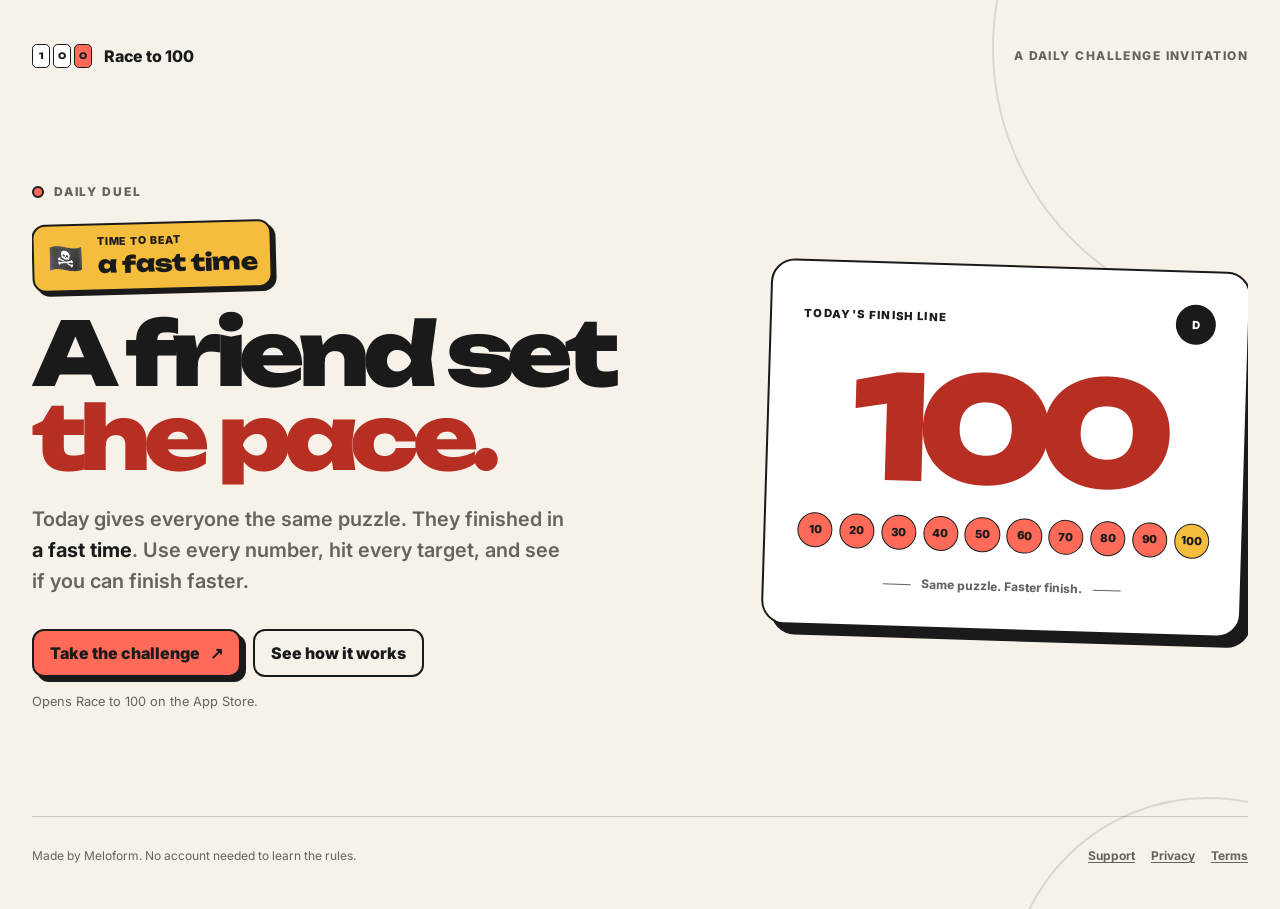
<file: d/index.html>
<!DOCTYPE html><html lang="en"><head><meta charset="utf-8"><meta name="viewport" content="width=device-width, initial-scale=1"><meta name="color-scheme" content="light"><meta name="theme-color" content="#f6f1e9"><title>Daily Duel | Race to 100</title><meta name="description" content="A friend challenged you to beat their time in the Race to 100 Daily dice puzzle."><meta name="robots" content="noindex,follow"><link rel="canonical" href="https://raceto100.app/d/"><link rel="preload" href="/assets/fonts/Unbounded-Latin.woff2" as="font" type="font/woff2" crossorigin="anonymous"><meta property="og:type" content="website"><meta property="og:site_name" content="Race to 100"><meta property="og:title" content="Can you beat this Race to 100 Daily time?"><meta property="og:description" content="One Daily puzzle. One time to beat. Take the Race to 100 challenge."><meta property="og:url" content="https://raceto100.app/d/"><meta property="og:image" content="https://raceto100.app/assets/social/og-race-to-100.png"><meta property="og:image:width" content="1200"><meta property="og:image:height" content="630"><meta property="og:image:alt" content="Race to 100 title with number tiles combining five, three, and two into ten."><meta name="twitter:card" content="summary_large_image"><meta name="twitter:title" content="Can you beat this Race to 100 Daily time?"><meta name="twitter:description" content="One Daily puzzle. One time to beat. Take the Race to 100 challenge."><meta name="twitter:image" content="https://raceto100.app/assets/social/og-race-to-100.png"><meta name="twitter:image:alt" content="Race to 100 title with number tiles combining five, three, and two into ten."><link rel="icon" type="image/png" sizes="32x32" href="/assets/icons/favicon.png"><link rel="icon" type="image/png" sizes="16x16" href="/assets/icons/favicon-16.png"><link rel="apple-touch-icon" sizes="180x180" href="/assets/icons/apple-touch-icon.png"><meta http-equiv="content-security-policy" content="default-src 'self';base-uri 'self';object-src 'none';form-action 'self';font-src 'self';img-src 'self' data:;connect-src 'self' https://europe-west1-race-to-100-dev.cloudfunctions.net;media-src 'none';worker-src 'none'; script-src 'self' 'sha256-BF0290pkb3jxQsE7z00xR8Imp8X34FLC88L0lkMnrGw=' 'sha256-QzWFZi+FLIx23tnm9SBU4aEgx4x8DsuASP07mfqol/c=' 'sha256-0chmwFk0zaA528yFfGV7J9ppIpdfTPPULncDF3WG7Zs=' 'sha256-eIXWvAmxkr251LJZkjniEK5LcPF3NkapbJepohwYRIc=' 'sha256-Q2BPg90ZMplYY+FSdApNErhpWafg2hcRRbndmvxuL/Q='; style-src 'self' 'sha256-m9pg8hqyFu5AFhJ51919gVQ+ETAJE6AkgI85ZaM+1Bk=' 'sha256-3EMqD3hNcxA5PP4/yMGA4VHi6vQxPtk0DRJEM/r80vc=' 'sha256-fljQWU2cQfXVrqJGu6VCjyxNtR0p3xsgKBNg5MRT7+Q=' 'sha256-NYnNsJMh5IYnqg3vPjjSBGkg7vsN93/PXxle62f0MXU=' 'sha256-NjG5LNDGYLSvnJuU4jPaANRjEDqVHMRyn7Io9fapKKQ=';"><style>.duel-page{--duel-ink:var(--color-ink,#121212);--duel-cream:var(--color-bg,#f7f1e7);--duel-paper:var(--color-surface,#fffdf8);--duel-coral:var(--color-coral,#ec4e3d);--duel-coral-dark:#b72e22;--duel-yellow:var(--color-accent,#f4bd3e);--duel-muted:var(--color-muted,#5b574f);background:var(--duel-cream);min-height:100svh;color:var(--duel-ink);overflow:hidden}.duel-frame{isolation:isolate;width:min(100% - 2rem,76rem);min-height:100svh;margin-inline:auto;padding-block:clamp(1rem,3vw,2rem);display:grid;position:relative;overflow:clip}.duel-frame:before,.duel-frame:after{z-index:-1;border:2px solid var(--duel-ink);content:"";opacity:.12;pointer-events:none;border-radius:999px;position:absolute}.duel-frame:before{width:34rem;height:34rem;top:-14rem;right:-18rem}.duel-frame:after{width:25rem;height:25rem;bottom:-18rem;right:-10rem}.duel-nav{justify-content:space-between;align-items:center;gap:1rem;display:flex}.duel-brand{min-height:3rem;color:inherit;align-items:center;gap:.75rem;font-weight:800;text-decoration:none;display:inline-flex}.duel-brand-mark{grid-template-columns:repeat(3,1fr);gap:.15rem;display:grid}.duel-brand-mark span{border:1.5px solid var(--duel-ink);background:var(--duel-paper);border-radius:.3rem;place-items:center;width:1.15rem;height:1.5rem;font-family:Unbounded,Inter,sans-serif;font-size:.55rem;line-height:1;display:grid}.duel-brand-mark span:last-child{background:var(--duel-coral);color:var(--duel-ink)}.duel-nav-note{color:var(--duel-muted);letter-spacing:.12em;text-transform:uppercase;margin:0;font-size:.75rem;font-weight:800;display:none}.duel-hero{align-content:center;gap:clamp(2.5rem,8vw,6rem);padding-block:clamp(3rem,8vw,6.5rem);display:grid}.duel-story{min-width:0}.duel-eyebrow{color:var(--duel-muted);letter-spacing:.14em;text-transform:uppercase;align-items:center;gap:.65rem;margin:0 0 1.25rem;font-size:.75rem;font-weight:850;display:flex}.duel-eyebrow:before{border:2px solid var(--duel-ink);background:var(--duel-coral);content:"";border-radius:50%;width:.75rem;height:.75rem}.duel-proof{border:2px solid var(--duel-ink);background:var(--duel-yellow);box-shadow:4px 4px 0 var(--duel-ink);border-radius:.85rem;align-items:center;gap:.85rem;margin-bottom:1.25rem;padding:.65rem .85rem;display:inline-flex;transform:rotate(-1.5deg)}.duel-flag{font-size:1.8rem;line-height:1}.duel-proof-label{letter-spacing:.08em;text-transform:uppercase;gap:.1rem;font-size:.67rem;font-weight:850;display:grid}.duel-time{letter-spacing:-.03em;text-transform:none;font-family:Unbounded,Inter,sans-serif;font-size:clamp(1rem,5vw,1.45rem);font-weight:850}.duel-title{letter-spacing:-.075em;overflow-wrap:anywhere;max-width:12ch;margin:0;font-family:Unbounded,Inter,sans-serif;font-size:clamp(2.6rem,11vw,5.5rem);font-weight:850;line-height:.96}.duel-title em{color:var(--duel-coral-dark);font-style:normal}.duel-copy{max-width:34rem;color:var(--duel-muted);overflow-wrap:anywhere;margin:1.5rem 0 0;font-size:clamp(1.05rem,2vw,1.25rem);font-weight:600;line-height:1.55}.duel-copy strong{color:var(--duel-ink)}.duel-actions{flex-wrap:wrap;gap:.75rem;margin-top:2rem;display:flex}.duel-button{border:2px solid var(--duel-ink);min-height:3rem;color:var(--duel-ink);border-radius:.75rem;justify-content:center;align-items:center;gap:.65rem;padding:.75rem 1rem;font-weight:850;text-decoration:none;transition:box-shadow .16s,transform .16s,background-color .16s;display:inline-flex}.duel-button--primary{background:var(--duel-coral);box-shadow:5px 5px 0 var(--duel-ink);color:var(--duel-ink)}.duel-button--secondary{background:0 0}.duel-button:hover{transform:translate(-1px,-1px)}.duel-button--primary:hover{box-shadow:7px 7px 0 var(--duel-ink)}.duel-button:focus-visible{outline:3px solid var(--duel-coral-dark);outline-offset:4px}.duel-button--disabled,.duel-button--disabled:hover{box-shadow:none;color:#5b574f;cursor:not-allowed;background:#ded7cc;border-color:#9b958b;transform:none}.duel-status{min-height:1.35rem;color:var(--duel-muted);margin:1rem 0 0;font-size:.8rem;line-height:1.45}.duel-game-card{border:2px solid var(--duel-ink);background:var(--duel-paper);width:min(100%,30rem);box-shadow:10px 10px 0 var(--duel-ink);border-radius:1.5rem;margin-inline:auto;padding:clamp(1.25rem,5vw,2rem);position:relative;transform:rotate(1.75deg)}.duel-card-topline{justify-content:space-between;align-items:center;gap:1rem;margin-bottom:2rem;display:flex}.duel-card-label,.duel-card-number{letter-spacing:.12em;text-transform:uppercase;margin:0;font-size:.7rem;font-weight:850}.duel-card-number{background:var(--duel-ink);color:#fff;letter-spacing:0;border-radius:50%;place-items:center;width:2.5rem;height:2.5rem;display:grid}.duel-target{color:var(--duel-coral-dark);letter-spacing:-.1em;text-align:center;margin-block:.5rem 1.8rem;font-family:Unbounded,Inter,sans-serif;font-size:clamp(5rem,22vw,9rem);font-weight:900;line-height:.82}.duel-track{grid-template-columns:repeat(10,minmax(0,1fr));gap:clamp(.2rem,1vw,.4rem);margin:0;padding:0;list-style:none;display:grid}.duel-track li{aspect-ratio:1;border:1.5px solid var(--duel-ink);background:var(--duel-coral);color:var(--duel-ink);border-radius:50%;place-items:center;font-size:clamp(.5rem,2vw,.7rem);font-weight:850;display:grid}.duel-track li:last-child{background:var(--duel-yellow);color:var(--duel-ink);animation:1.8s ease-in-out infinite duel-target-pulse}.duel-card-rule{color:var(--duel-muted);text-align:center;justify-content:center;align-items:center;gap:.65rem;margin:1.5rem 0 0;font-size:.75rem;font-weight:750;display:flex}.duel-card-rule:before,.duel-card-rule:after{content:"";background:currentColor;width:1.75rem;height:1px}.duel-footer{color:var(--duel-muted);border-top:1px solid #1212122e;flex-wrap:wrap;justify-content:space-between;align-self:end;align-items:center;gap:.8rem 1.5rem;padding-top:1rem;font-size:.75rem;display:flex}.duel-footer p{margin:0}.duel-footer nav{flex-wrap:wrap;gap:1rem;display:flex}.duel-footer a{min-height:2.75rem;color:inherit;text-underline-offset:.2em;align-content:center;font-weight:700}@keyframes duel-target-pulse{0%,to{transform:scale(1);box-shadow:0 0 #ec4e3d00}50%{transform:scale(1.08);box-shadow:0 0 0 .35rem #ec4e3d33}}@media (width>=42rem){.duel-nav-note{display:block}}@media (width>=56rem){.duel-hero{grid-template-columns:minmax(0,1.05fr) minmax(22rem,.8fr);align-items:center}}@media (width<=24rem){.duel-frame{width:min(100% - 1.25rem,76rem)}.duel-actions{display:grid}.duel-button{width:100%}.duel-game-card{box-shadow:6px 6px 0 var(--duel-ink)}}@media (prefers-reduced-motion:reduce){.duel-button{transition:none}.duel-track li:last-child{animation:none}}
:root{--color-bg:#f6f1e9;--color-surface:#fff;--color-elevated:#efe9dc;--color-border:#d8d0c1;--color-border-strong:#1a1a1a;--color-ink:#1a1a1a;--color-muted:#66635e;--color-subtle:#918c82;--color-coral:#ff6a59;--color-coral-deep:#a92f24;--color-coral-soft:#ffd9d0;--color-coral-tint:#ffefe9;--color-success:#0d8b55;--color-error:#c62f2f;--font-display:"Unbounded", "Arial Black", sans-serif;--font-body:"Inter", -apple-system, BlinkMacSystemFont, "Segoe UI", sans-serif;--page-width:1180px;--page-gutter:clamp(1rem, 3vw, 2rem);--radius-sm:.75rem;--radius-md:1.125rem;--radius-lg:1.75rem;--radius-pill:999px;--shadow-tile:0 3px 0 #1a1a1af2, 0 12px 24px #1a1a1a14;--shadow-card:0 24px 70px #4f32251a;--ease-out:cubic-bezier(.2, .8, .2, 1)}@font-face{font-family:Inter;src:url(/assets/fonts/Inter-Latin.woff2)format("woff2");font-display:swap;font-style:normal;font-weight:100 900}@font-face{font-family:Unbounded;src:url(/assets/fonts/Unbounded-Latin.woff2)format("woff2");font-display:swap;font-style:normal;font-weight:200 900}*,:before,:after{box-sizing:border-box}html{background:var(--color-bg);color:var(--color-ink);font-family:var(--font-body);scroll-behavior:smooth;text-rendering:optimizelegibility;font-size:100%}body{background:var(--color-bg);color:var(--color-ink);margin:0}main{min-width:0;overflow-x:clip}body:before{z-index:-1;content:"";pointer-events:none;background-image:radial-gradient(#1a1a1a0e .6px,#0000 .6px);background-size:6px 6px;position:fixed;inset:0}img,picture{max-width:100%;display:block}button,input,select,textarea{font:inherit}button,a{-webkit-tap-highlight-color:transparent}a{color:inherit;text-underline-offset:.22em;text-decoration-thickness:.1em}:focus-visible{outline:3px solid var(--color-coral-deep);outline-offset:4px}::selection{background:var(--color-coral-soft);color:var(--color-ink)}h1,h2,h3,p{margin-block-start:0}h1,h2,h3{font-family:var(--font-display);font-variant-numeric:tabular-nums;line-height:1.03}p,li{line-height:1.65}.skip-link{z-index:100;border:2px solid var(--color-ink);border-radius:var(--radius-sm);background:var(--color-surface);padding:.8rem 1rem;font-weight:800;position:fixed;top:.75rem;left:.75rem;transform:translateY(-150%)}.skip-link:focus{transform:translateY(0)}.site-header{z-index:40;padding-inline:var(--page-gutter);background:color-mix(in srgb, var(--color-bg) 90%, transparent);border-bottom:1px solid color-mix(in srgb, var(--color-border) 65%, transparent);backdrop-filter:blur(14px);position:sticky;top:0}.site-header__inner{width:min(100%, var(--page-width));grid-template-columns:auto 1fr auto;align-items:center;gap:1rem;min-height:4.75rem;margin-inline:auto;display:grid}.brand{width:max-content;color:var(--color-ink);font-family:var(--font-display);align-items:center;gap:.7rem;font-size:.88rem;font-weight:800;text-decoration:none;display:inline-flex}.brand__mark{aspect-ratio:1;border:2px solid var(--color-ink);background:var(--color-coral);width:2.8rem;color:var(--color-ink);box-shadow:0 3px 0 var(--color-ink);border-radius:.85rem;place-items:center;font-size:.72rem;display:grid}.site-nav{justify-content:center;gap:clamp(.8rem,2vw,1.6rem);font-size:.92rem;font-weight:750;display:flex}.site-nav a{color:var(--color-muted);text-decoration:none}.site-nav a:hover,.site-nav a[aria-current=page]{color:var(--color-ink)}.button{border:2px solid var(--color-ink);border-radius:var(--radius-sm);background:var(--color-surface);min-height:3.25rem;color:var(--color-ink);text-align:center;box-shadow:0 3px 0 var(--color-ink);cursor:pointer;transition:transform .16s var(--ease-out), box-shadow .16s var(--ease-out), background-color .16s ease;justify-content:center;align-items:center;gap:.6rem;padding:.85rem 1.3rem;font-weight:850;line-height:1.1;text-decoration:none;display:inline-flex}.button:hover{box-shadow:0 5px 0 var(--color-ink);transform:translateY(-2px)}.button:active{box-shadow:0 1px 0 var(--color-ink);transform:translateY(2px)}.button--coral{border-color:var(--color-coral-deep);background:var(--color-coral);color:var(--color-ink);box-shadow:0 3px 0 var(--color-coral-deep)}.button--ink{background:var(--color-ink);color:#fff;box-shadow:none}.button--small{min-height:2.75rem;padding:.7rem 1rem;font-size:.86rem}.store-links{flex-wrap:wrap;align-items:center;gap:.75rem;display:flex}.store-link{white-space:nowrap}.store-link--apple{border-color:var(--color-coral-deep);background:var(--color-coral);box-shadow:0 3px 0 var(--color-coral-deep)}.store-links--dark .store-link--apple{box-shadow:0 3px #fff}.store-links--dark .store-link--google{box-shadow:0 3px 0 var(--color-coral);background:#fff;border-color:#fff}.store-links--coral .store-link--apple{border-color:var(--color-ink);background:var(--color-ink);color:#fff;box-shadow:none}.store-links--coral .store-link--google{background:var(--color-surface)}.store-links--compact .store-link{min-height:2.9rem;padding:.7rem 1rem;font-size:.84rem}.eyebrow{color:var(--color-coral-deep);letter-spacing:.14em;text-transform:uppercase;margin-bottom:.9rem;font-size:.75rem;font-weight:850}.site-footer{width:min(calc(100% - 2 * var(--page-gutter)), var(--page-width));border-top:1px solid var(--color-border);grid-template-columns:1.1fr 2fr auto;gap:clamp(2rem,5vw,5rem);margin-inline:auto;padding-block:clamp(3rem,7vw,6rem) 2rem;display:grid}.site-footer__lead p,.site-footer__meta p{color:var(--color-muted);margin:.8rem 0 0;font-size:.9rem}.site-footer__nav{grid-template-columns:repeat(3,minmax(0,1fr));gap:1rem;display:grid}.site-footer__nav div{align-content:start;gap:.55rem;display:grid}.site-footer__nav strong{letter-spacing:.1em;text-transform:uppercase;margin-bottom:.2rem;font-size:.78rem}.site-footer__nav a{color:var(--color-muted);font-size:.9rem;text-decoration:none}.site-footer__nav a:hover{color:var(--color-ink);text-decoration:underline}.site-footer__meta{text-align:right}.legal-shell{width:min(calc(100% - 2 * var(--page-gutter)), 56rem);margin-inline:auto;padding-block:clamp(3rem,8vw,7rem)}.legal-hero{margin-bottom:clamp(2rem,6vw,4rem)}.legal-hero h1{overflow-wrap:anywhere;max-width:13ch;margin-bottom:1.2rem;font-size:clamp(2.6rem,8vw,5.8rem)}.legal-updated{color:var(--color-muted);font-weight:700}.legal-content{border:1px solid var(--color-border);border-radius:var(--radius-lg);background:var(--color-surface);box-shadow:var(--shadow-card);padding:clamp(1.25rem,4vw,3rem)}.legal-content section+section{border-top:1px solid var(--color-border);margin-top:2rem;padding-top:2rem}.legal-content h2{margin-bottom:1rem;font-size:clamp(1.25rem,3vw,1.8rem)}.legal-content p,.legal-content li{color:var(--color-muted)}.legal-content a{color:var(--color-coral-deep)}@media (width<=760px){.site-header__inner{grid-template-columns:1fr auto}.site-nav{display:none}.brand__name{font-size:.78rem}.site-footer{grid-template-columns:1fr}.site-footer__meta{text-align:left}}@media (width<=420px){.site-header__inner{flex-wrap:wrap;padding-block:.65rem;display:flex}.header-cta{padding-inline:.8rem}.store-links{width:100%}.store-link{flex:13rem}}@media (prefers-reduced-motion:reduce){*,:before,:after{scroll-behavior:auto!important;transition-duration:.01ms!important;animation-duration:.01ms!important;animation-iteration-count:1!important}}
</style></head><body class="duel-page"><a class="skip-link" href="#main-content">Skip to content</a><main id="main-content"><div class="duel-frame"><header class="duel-nav"><a class="duel-brand" href="/"><span class="duel-brand-mark" aria-hidden="true"><span>1</span><span>0</span><span>0</span></span><span>Race to 100</span></a><p class="duel-nav-note">A Daily challenge invitation</p></header><section class="duel-hero" aria-labelledby="duel-title"><div class="duel-story"><p class="duel-eyebrow">Daily Duel</p><div class="duel-proof"><span class="duel-flag" data-duel-flag aria-hidden="true">🏴‍☠️</span><span class="duel-proof-label">Time to beat<strong class="duel-time" data-duel-time>a fast time</strong></span></div><h1 class="duel-title" id="duel-title"><span data-duel-name>A friend</span> set <em>the pace.</em></h1><p class="duel-copy">Today gives everyone the same puzzle. They finished in <strong data-duel-inline-time>a fast time</strong>. Use every number, hit every target, and see if you can finish faster.</p><div class="duel-actions"><a class="duel-button duel-button--primary" data-duel-cta data-ios-destination="https://apps.apple.com/app/id6775581657" data-android-destination="https://play.google.com/store/apps/details?id=com.meloform.raceto100" data-tracking-endpoint="https://europe-west1-race-to-100-dev.cloudfunctions.net/trackDuelStoreClick" href="https://apps.apple.com/app/id6775581657" rel="external">Take the challenge <span aria-hidden="true">↗</span></a><a class="duel-button duel-button--secondary" href="/how-to-play"> See how it works </a></div><p class="duel-status" data-duel-status role="status" aria-live="polite">Opens Race to 100 in your app store.</p></div><aside class="duel-game-card" aria-label="Race from target 10 to target 100"><div class="duel-card-topline"><p class="duel-card-label">Today's finish line</p><p class="duel-card-number" aria-label="Daily mode">D</p></div><p class="duel-target" aria-hidden="true">100</p><ol class="duel-track" aria-label="Targets 10 through 100"><li>10</li><li>20</li><li>30</li><li>40</li><li>50</li><li>60</li><li>70</li><li>80</li><li>90</li><li>100</li></ol><p class="duel-card-rule">Same puzzle. Faster finish.</p></aside></section><footer class="duel-footer"><p>Made by Meloform. No account needed to learn the rules.</p><nav aria-label="Daily Duel footer"><a href="/support">Support</a><a href="/privacy">Privacy</a><a href="/terms">Terms</a></nav></footer></div><script type="module" src="/_astro/index.astro_astro_type_script_index_0_lang.bGKxqWo5.js"></script></main></body></html>
</file>
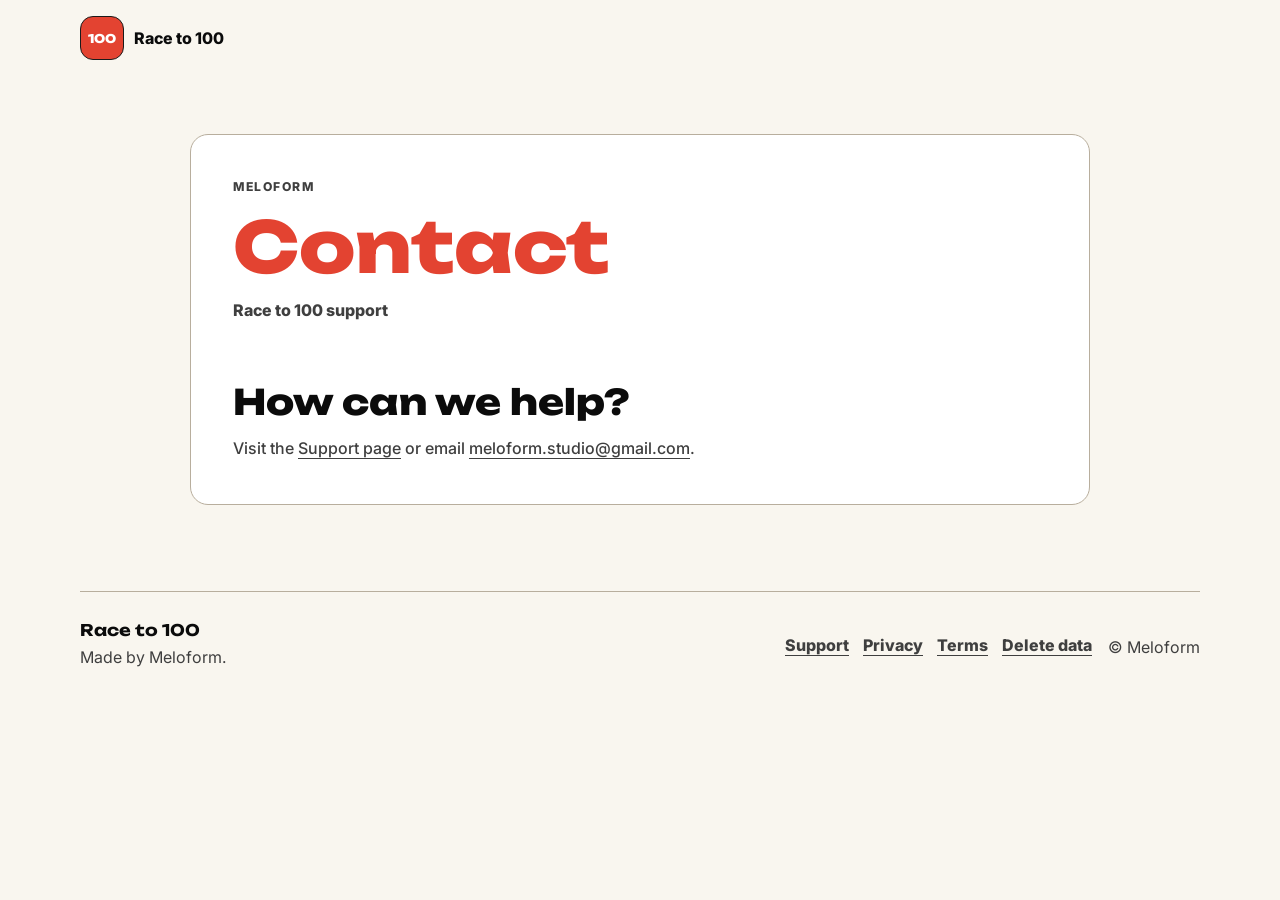
<file: contact.html>
<!doctype html>
<html lang="en">
  <head>
    <meta charset="utf-8">
    <meta name="viewport" content="width=device-width, initial-scale=1">
    <title>Contact - Race to 100</title>
    <meta
      name="description"
      content="Contact Meloform for help with Race to 100."
    >
    <meta name="robots" content="noindex,follow">
    <link rel="canonical" href="https://raceto100.app/support">
    <link rel="icon" type="image/png" sizes="32x32" href="assets/icons/favicon.png">
    <link rel="icon" type="image/png" sizes="16x16" href="assets/icons/favicon-16.png">
    <link rel="apple-touch-icon" sizes="180x180" href="assets/icons/apple-touch-icon.png">
    <link rel="stylesheet" href="assets/css/site.css">
  </head>
  <body>
    <header class="site-header" aria-label="Site header">
      <a class="brand-link" href="index.html" aria-label="Race to 100 home">
        <span class="brand-mark" aria-hidden="true">100</span>
        <span>Race to 100</span>
      </a>
    </header>

    <main class="legal-page">
      <article class="legal-document">
        <p class="eyebrow">Meloform</p>
        <h1>Contact</h1>
        <p class="legal-updated">Race to 100 support</p>
        <section class="legal-section" aria-labelledby="contact-support">
          <h2 id="contact-support">How can we help?</h2>
          <p>
            Visit the <a href="support.html">Support page</a> or email
            <a href="mailto:meloform.studio@gmail.com?subject=Race%20to%20100%20support">meloform.studio@gmail.com</a>.
          </p>
        </section>
      </article>
    </main>

    <footer class="site-footer">
      <div>
        <strong>Race to 100</strong>
        <p>Made by Meloform.</p>
      </div>
      <nav aria-label="Footer navigation">
        <a href="support.html">Support</a>
        <a href="privacy.html">Privacy</a>
        <a href="terms.html">Terms</a>
        <a href="delete-data.html">Delete data</a>
      </nav>
      <p>&copy; Meloform</p>
    </footer>
  </body>
</html>
</file>
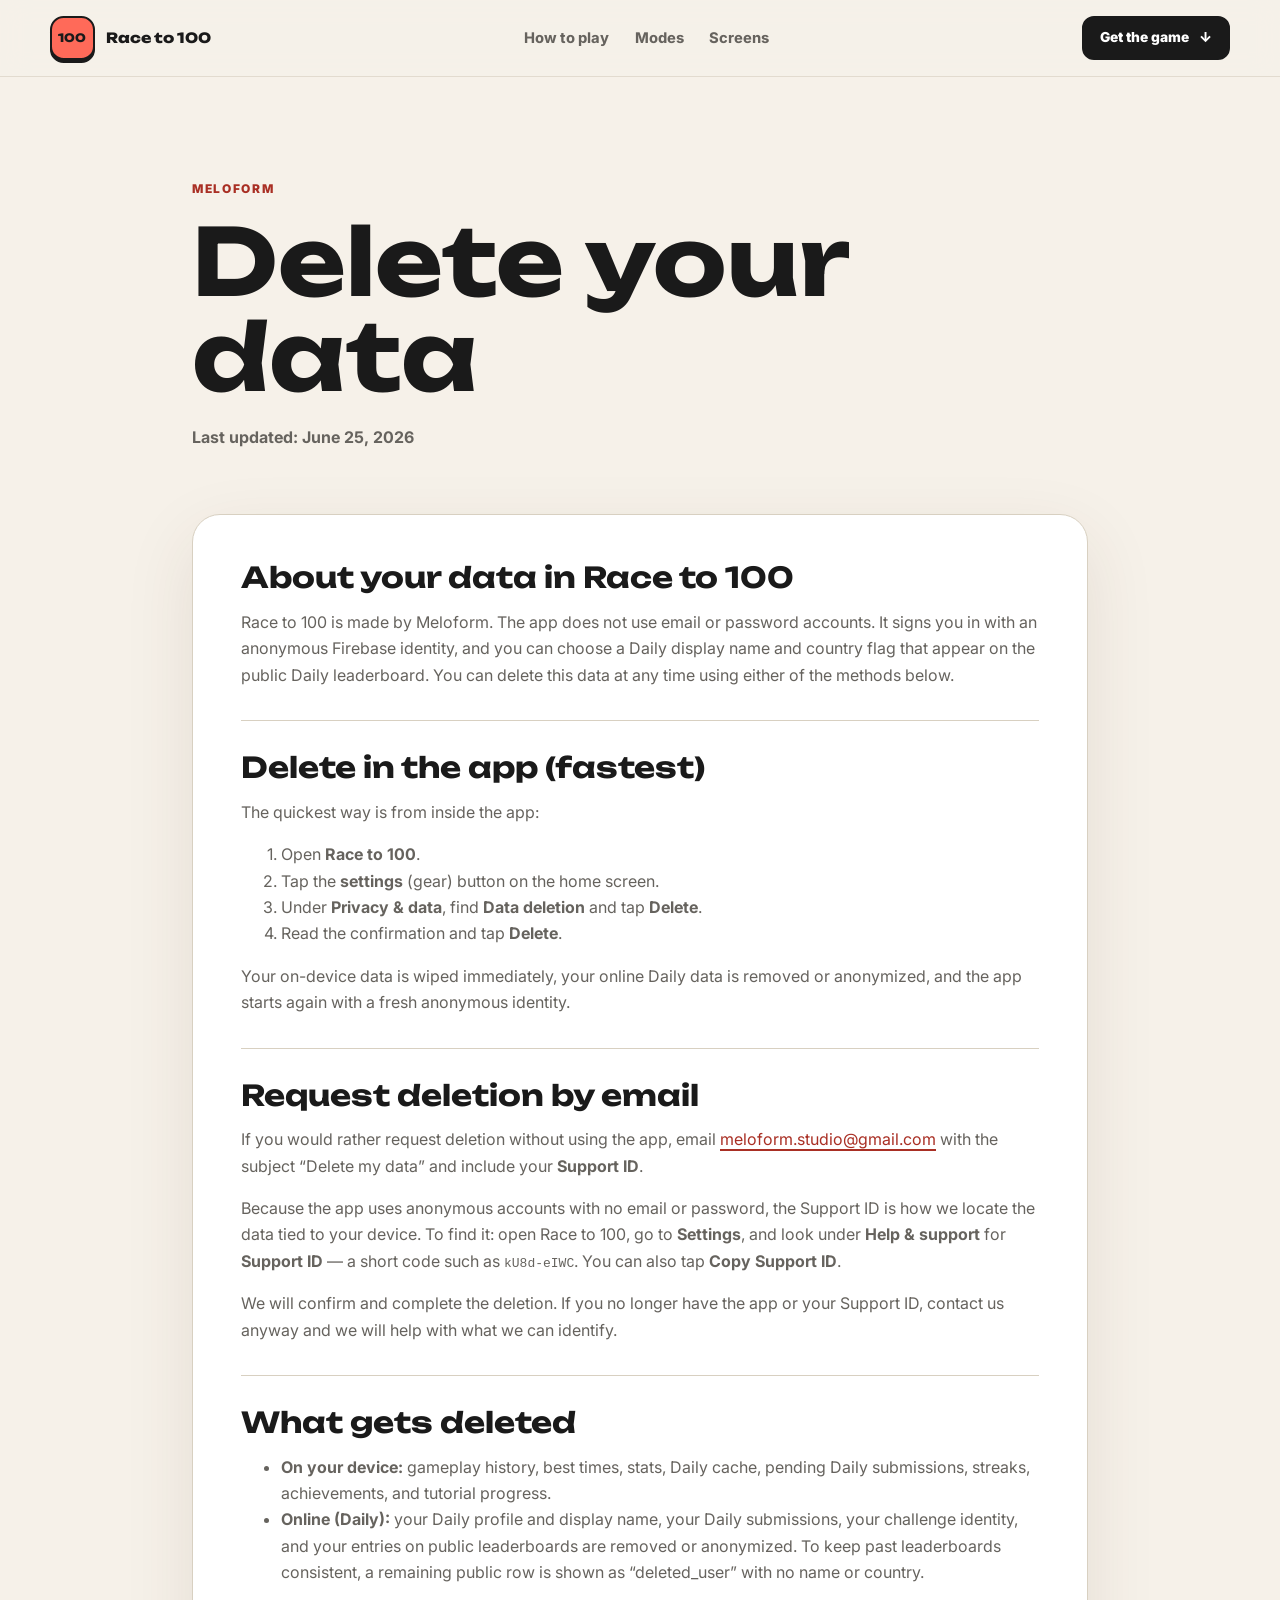
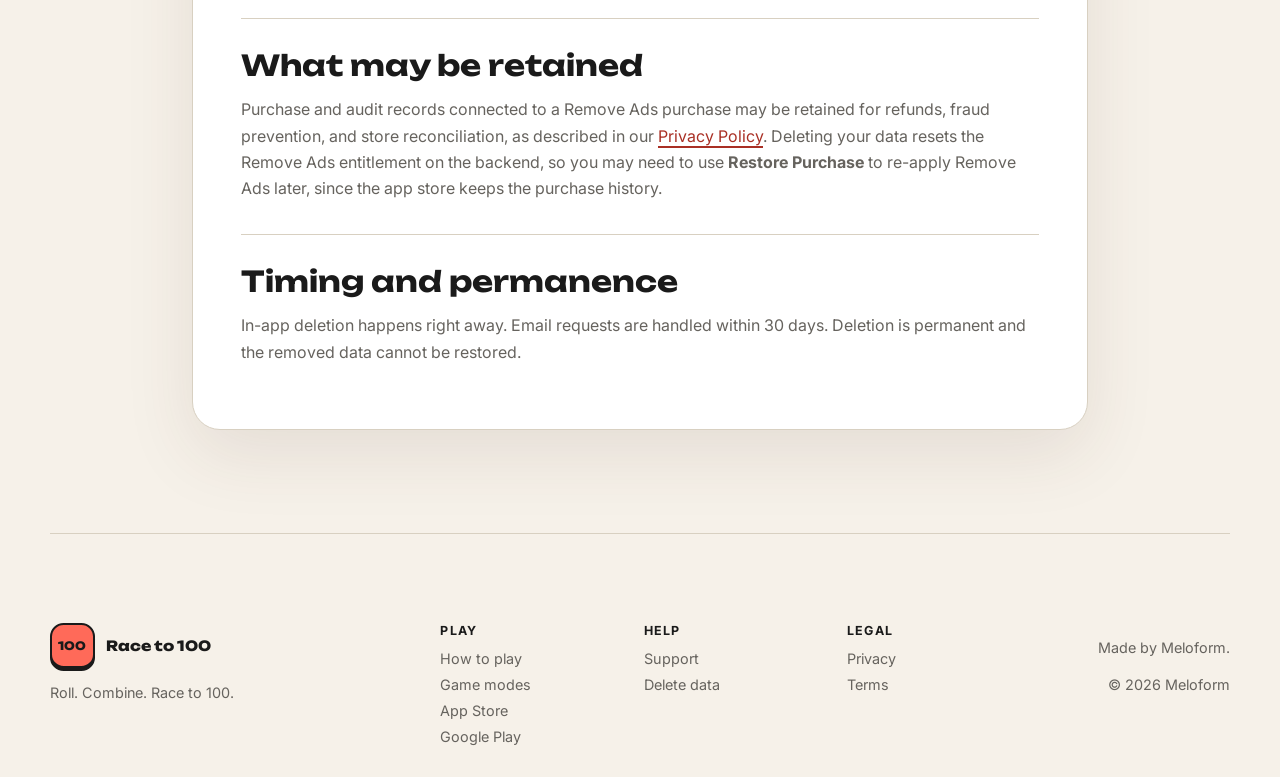
<file: delete-data.html>
<!DOCTYPE html><html lang="en"><head><meta charset="utf-8"><meta name="viewport" content="width=device-width, initial-scale=1"><meta name="color-scheme" content="light"><meta name="theme-color" content="#f6f1e9"><title>Delete Your Race to 100 Data</title><meta name="description" content="Learn how to delete local and backend data associated with Race to 100."><meta name="robots" content="index,follow"><link rel="canonical" href="https://raceto100.app/delete-data"><link rel="preload" href="/assets/fonts/Unbounded-Latin.woff2" as="font" type="font/woff2" crossorigin="anonymous"><meta property="og:type" content="website"><meta property="og:site_name" content="Race to 100"><meta property="og:title" content="Delete Your Race to 100 Data"><meta property="og:description" content="Learn how to delete local and backend data associated with Race to 100."><meta property="og:url" content="https://raceto100.app/delete-data"><meta property="og:image" content="https://raceto100.app/assets/social/og-race-to-100.png"><meta property="og:image:width" content="1200"><meta property="og:image:height" content="630"><meta property="og:image:alt" content="Race to 100 title with number tiles combining five, three, and two into ten."><meta name="twitter:card" content="summary_large_image"><meta name="twitter:title" content="Delete Your Race to 100 Data"><meta name="twitter:description" content="Learn how to delete local and backend data associated with Race to 100."><meta name="twitter:image" content="https://raceto100.app/assets/social/og-race-to-100.png"><meta name="twitter:image:alt" content="Race to 100 title with number tiles combining five, three, and two into ten."><link rel="icon" type="image/png" sizes="32x32" href="/assets/icons/favicon.png"><link rel="icon" type="image/png" sizes="16x16" href="/assets/icons/favicon-16.png"><link rel="apple-touch-icon" sizes="180x180" href="/assets/icons/apple-touch-icon.png"><meta http-equiv="content-security-policy" content="default-src 'self';base-uri 'self';object-src 'none';form-action 'self';font-src 'self';img-src 'self' data:;connect-src 'self' https://europe-west1-race-to-100-dev.cloudfunctions.net;media-src 'none';worker-src 'none'; script-src 'self' 'sha256-BF0290pkb3jxQsE7z00xR8Imp8X34FLC88L0lkMnrGw=' 'sha256-QzWFZi+FLIx23tnm9SBU4aEgx4x8DsuASP07mfqol/c=' 'sha256-0chmwFk0zaA528yFfGV7J9ppIpdfTPPULncDF3WG7Zs=' 'sha256-eIXWvAmxkr251LJZkjniEK5LcPF3NkapbJepohwYRIc=' 'sha256-Q2BPg90ZMplYY+FSdApNErhpWafg2hcRRbndmvxuL/Q='; style-src 'self' 'sha256-m9pg8hqyFu5AFhJ51919gVQ+ETAJE6AkgI85ZaM+1Bk=' 'sha256-3EMqD3hNcxA5PP4/yMGA4VHi6vQxPtk0DRJEM/r80vc=' 'sha256-fljQWU2cQfXVrqJGu6VCjyxNtR0p3xsgKBNg5MRT7+Q=' 'sha256-NYnNsJMh5IYnqg3vPjjSBGkg7vsN93/PXxle62f0MXU=';"><style>:root{--color-bg:#f6f1e9;--color-surface:#fff;--color-elevated:#efe9dc;--color-border:#d8d0c1;--color-border-strong:#1a1a1a;--color-ink:#1a1a1a;--color-muted:#66635e;--color-subtle:#918c82;--color-coral:#ff6a59;--color-coral-deep:#a92f24;--color-coral-soft:#ffd9d0;--color-coral-tint:#ffefe9;--color-success:#0d8b55;--color-error:#c62f2f;--font-display:"Unbounded", "Arial Black", sans-serif;--font-body:"Inter", -apple-system, BlinkMacSystemFont, "Segoe UI", sans-serif;--page-width:1180px;--page-gutter:clamp(1rem, 3vw, 2rem);--radius-sm:.75rem;--radius-md:1.125rem;--radius-lg:1.75rem;--radius-pill:999px;--shadow-tile:0 3px 0 #1a1a1af2, 0 12px 24px #1a1a1a14;--shadow-card:0 24px 70px #4f32251a;--ease-out:cubic-bezier(.2, .8, .2, 1)}@font-face{font-family:Inter;src:url(/assets/fonts/Inter-Latin.woff2)format("woff2");font-display:swap;font-style:normal;font-weight:100 900}@font-face{font-family:Unbounded;src:url(/assets/fonts/Unbounded-Latin.woff2)format("woff2");font-display:swap;font-style:normal;font-weight:200 900}*,:before,:after{box-sizing:border-box}html{background:var(--color-bg);color:var(--color-ink);font-family:var(--font-body);scroll-behavior:smooth;text-rendering:optimizelegibility;font-size:100%}body{background:var(--color-bg);color:var(--color-ink);margin:0}main{min-width:0;overflow-x:clip}body:before{z-index:-1;content:"";pointer-events:none;background-image:radial-gradient(#1a1a1a0e .6px,#0000 .6px);background-size:6px 6px;position:fixed;inset:0}img,picture{max-width:100%;display:block}button,input,select,textarea{font:inherit}button,a{-webkit-tap-highlight-color:transparent}a{color:inherit;text-underline-offset:.22em;text-decoration-thickness:.1em}:focus-visible{outline:3px solid var(--color-coral-deep);outline-offset:4px}::selection{background:var(--color-coral-soft);color:var(--color-ink)}h1,h2,h3,p{margin-block-start:0}h1,h2,h3{font-family:var(--font-display);font-variant-numeric:tabular-nums;line-height:1.03}p,li{line-height:1.65}.skip-link{z-index:100;border:2px solid var(--color-ink);border-radius:var(--radius-sm);background:var(--color-surface);padding:.8rem 1rem;font-weight:800;position:fixed;top:.75rem;left:.75rem;transform:translateY(-150%)}.skip-link:focus{transform:translateY(0)}.site-header{z-index:40;padding-inline:var(--page-gutter);background:color-mix(in srgb, var(--color-bg) 90%, transparent);border-bottom:1px solid color-mix(in srgb, var(--color-border) 65%, transparent);backdrop-filter:blur(14px);position:sticky;top:0}.site-header__inner{width:min(100%, var(--page-width));grid-template-columns:auto 1fr auto;align-items:center;gap:1rem;min-height:4.75rem;margin-inline:auto;display:grid}.brand{width:max-content;color:var(--color-ink);font-family:var(--font-display);align-items:center;gap:.7rem;font-size:.88rem;font-weight:800;text-decoration:none;display:inline-flex}.brand__mark{aspect-ratio:1;border:2px solid var(--color-ink);background:var(--color-coral);width:2.8rem;color:var(--color-ink);box-shadow:0 3px 0 var(--color-ink);border-radius:.85rem;place-items:center;font-size:.72rem;display:grid}.site-nav{justify-content:center;gap:clamp(.8rem,2vw,1.6rem);font-size:.92rem;font-weight:750;display:flex}.site-nav a{color:var(--color-muted);text-decoration:none}.site-nav a:hover,.site-nav a[aria-current=page]{color:var(--color-ink)}.button{border:2px solid var(--color-ink);border-radius:var(--radius-sm);background:var(--color-surface);min-height:3.25rem;color:var(--color-ink);text-align:center;box-shadow:0 3px 0 var(--color-ink);cursor:pointer;transition:transform .16s var(--ease-out), box-shadow .16s var(--ease-out), background-color .16s ease;justify-content:center;align-items:center;gap:.6rem;padding:.85rem 1.3rem;font-weight:850;line-height:1.1;text-decoration:none;display:inline-flex}.button:hover{box-shadow:0 5px 0 var(--color-ink);transform:translateY(-2px)}.button:active{box-shadow:0 1px 0 var(--color-ink);transform:translateY(2px)}.button--coral{border-color:var(--color-coral-deep);background:var(--color-coral);color:var(--color-ink);box-shadow:0 3px 0 var(--color-coral-deep)}.button--ink{background:var(--color-ink);color:#fff;box-shadow:none}.button--small{min-height:2.75rem;padding:.7rem 1rem;font-size:.86rem}.store-links{flex-wrap:wrap;align-items:center;gap:.75rem;display:flex}.store-link{white-space:nowrap}.store-link--apple{border-color:var(--color-coral-deep);background:var(--color-coral);box-shadow:0 3px 0 var(--color-coral-deep)}.store-links--dark .store-link--apple{box-shadow:0 3px #fff}.store-links--dark .store-link--google{box-shadow:0 3px 0 var(--color-coral);background:#fff;border-color:#fff}.store-links--coral .store-link--apple{border-color:var(--color-ink);background:var(--color-ink);color:#fff;box-shadow:none}.store-links--coral .store-link--google{background:var(--color-surface)}.store-links--compact .store-link{min-height:2.9rem;padding:.7rem 1rem;font-size:.84rem}.eyebrow{color:var(--color-coral-deep);letter-spacing:.14em;text-transform:uppercase;margin-bottom:.9rem;font-size:.75rem;font-weight:850}.site-footer{width:min(calc(100% - 2 * var(--page-gutter)), var(--page-width));border-top:1px solid var(--color-border);grid-template-columns:1.1fr 2fr auto;gap:clamp(2rem,5vw,5rem);margin-inline:auto;padding-block:clamp(3rem,7vw,6rem) 2rem;display:grid}.site-footer__lead p,.site-footer__meta p{color:var(--color-muted);margin:.8rem 0 0;font-size:.9rem}.site-footer__nav{grid-template-columns:repeat(3,minmax(0,1fr));gap:1rem;display:grid}.site-footer__nav div{align-content:start;gap:.55rem;display:grid}.site-footer__nav strong{letter-spacing:.1em;text-transform:uppercase;margin-bottom:.2rem;font-size:.78rem}.site-footer__nav a{color:var(--color-muted);font-size:.9rem;text-decoration:none}.site-footer__nav a:hover{color:var(--color-ink);text-decoration:underline}.site-footer__meta{text-align:right}.legal-shell{width:min(calc(100% - 2 * var(--page-gutter)), 56rem);margin-inline:auto;padding-block:clamp(3rem,8vw,7rem)}.legal-hero{margin-bottom:clamp(2rem,6vw,4rem)}.legal-hero h1{overflow-wrap:anywhere;max-width:13ch;margin-bottom:1.2rem;font-size:clamp(2.6rem,8vw,5.8rem)}.legal-updated{color:var(--color-muted);font-weight:700}.legal-content{border:1px solid var(--color-border);border-radius:var(--radius-lg);background:var(--color-surface);box-shadow:var(--shadow-card);padding:clamp(1.25rem,4vw,3rem)}.legal-content section+section{border-top:1px solid var(--color-border);margin-top:2rem;padding-top:2rem}.legal-content h2{margin-bottom:1rem;font-size:clamp(1.25rem,3vw,1.8rem)}.legal-content p,.legal-content li{color:var(--color-muted)}.legal-content a{color:var(--color-coral-deep)}@media (width<=760px){.site-header__inner{grid-template-columns:1fr auto}.site-nav{display:none}.brand__name{font-size:.78rem}.site-footer{grid-template-columns:1fr}.site-footer__meta{text-align:left}}@media (width<=420px){.site-header__inner{flex-wrap:wrap;padding-block:.65rem;display:flex}.header-cta{padding-inline:.8rem}.store-links{width:100%}.store-link{flex:13rem}}@media (prefers-reduced-motion:reduce){*,:before,:after{scroll-behavior:auto!important;transition-duration:.01ms!important;animation-duration:.01ms!important;animation-iteration-count:1!important}}
</style></head><body class="legal-page"><a class="skip-link" href="#main-content">Skip to content</a><header class="site-header" data-site-header><div class="site-header__inner"><a class="brand" href="/"><span class="brand__mark" aria-hidden="true">100</span><span class="brand__name">Race to 100</span></a><nav class="site-nav" aria-label="Primary navigation"><a href="/how-to-play">How to play</a><a href="/#modes">Modes</a><a href="/#screens">Screens</a></nav><a class="button button--small button--ink header-cta" href="/#download"><span class="header-cta__label">Get the game</span><span class="header-cta__arrow" aria-hidden="true">↓</span></a></div></header><main id="main-content"><article class="legal-shell"><header class="legal-hero"><p class="eyebrow">Meloform</p><h1>Delete your data</h1><p class="legal-updated">Last updated: June 25, 2026</p></header><div class="legal-content"><section class="legal-section" aria-labelledby="delete-intro"><h2 id="delete-intro">About your data in Race to 100</h2><p>Race to 100 is made by Meloform. The app does not use email or password accounts. It signs you in with an anonymous Firebase identity, and you can choose a Daily display name and country flag that appear on the public Daily leaderboard. You can delete this data at any time using either of the methods below.</p></section><section class="legal-section" aria-labelledby="delete-in-app"><h2 id="delete-in-app">Delete in the app (fastest)</h2><p>The quickest way is from inside the app:</p><ol><li>Open <strong>Race to 100</strong>.</li><li>Tap the <strong>settings</strong> (gear) button on the home screen.</li><li>Under <strong>Privacy &amp; data</strong>, find <strong>Data deletion</strong> and tap <strong>Delete</strong>.</li><li>Read the confirmation and tap <strong>Delete</strong>.</li></ol><p>Your on-device data is wiped immediately, your online Daily data is removed or anonymized, and the app starts again with a fresh anonymous identity.</p></section><section class="legal-section" aria-labelledby="delete-by-request"><h2 id="delete-by-request">Request deletion by email</h2><p>If you would rather request deletion without using the app, email <a href="mailto:meloform.studio@gmail.com?subject=Delete%20my%20data%20-%20Race%20to%20100">meloform.studio@gmail.com</a> with the subject &ldquo;Delete my data&rdquo; and include your <strong>Support ID</strong>.</p><p>Because the app uses anonymous accounts with no email or password, the Support ID is how we locate the data tied to your device. To find it: open Race to 100, go to <strong>Settings</strong>, and look under <strong>Help &amp; support</strong> for <strong>Support ID</strong> &mdash; a short code such as <code>kU8d-eIWC</code>. You can also tap <strong>Copy Support ID</strong>.</p><p>We will confirm and complete the deletion. If you no longer have the app or your Support ID, contact us anyway and we will help with what we can identify.</p></section><section class="legal-section" aria-labelledby="delete-what"><h2 id="delete-what">What gets deleted</h2><ul><li><strong>On your device:</strong> gameplay history, best times, stats, Daily cache, pending Daily submissions, streaks, achievements, and tutorial progress.</li><li><strong>Online (Daily):</strong> your Daily profile and display name, your Daily submissions, your challenge identity, and your entries on public leaderboards are removed or anonymized. To keep past leaderboards consistent, a remaining public row is shown as &ldquo;deleted_user&rdquo; with no name or country.</li></ul></section><section class="legal-section" aria-labelledby="delete-retained"><h2 id="delete-retained">What may be retained</h2><p>Purchase and audit records connected to a Remove Ads purchase may be retained for refunds, fraud prevention, and store reconciliation, as described in our <a href="/privacy">Privacy Policy</a>. Deleting your data resets the Remove Ads entitlement on the backend, so you may need to use <strong>Restore Purchase</strong> to re-apply Remove Ads later, since the app store keeps the purchase history.</p></section><section class="legal-section" aria-labelledby="delete-timing"><h2 id="delete-timing">Timing and permanence</h2><p>In-app deletion happens right away. Email requests are handled within 30 days. Deletion is permanent and the removed data cannot be restored.</p></section></div></article></main><footer class="site-footer"><div class="site-footer__lead"><a class="brand" href="/"><span class="brand__mark" aria-hidden="true">100</span><span class="brand__name">Race to 100</span></a><p>Roll. Combine. Race to 100.</p></div><nav class="site-footer__nav" aria-label="Footer navigation"><div><strong>Play</strong><a href="/how-to-play">How to play</a><a href="/#modes">Game modes</a><a href="https://apps.apple.com/app/id6775581657" rel="external">App Store</a><a href="https://play.google.com/store/apps/details?id=com.meloform.raceto100" rel="external">Google Play</a></div><div><strong>Help</strong><a href="/support">Support</a><a href="/delete-data">Delete data</a></div><div><strong>Legal</strong><a href="/privacy">Privacy</a><a href="/terms">Terms</a></div></nav><div class="site-footer__meta"><p>Made by Meloform.</p><p>&copy; 2026 Meloform</p></div></footer></body></html>
</file>
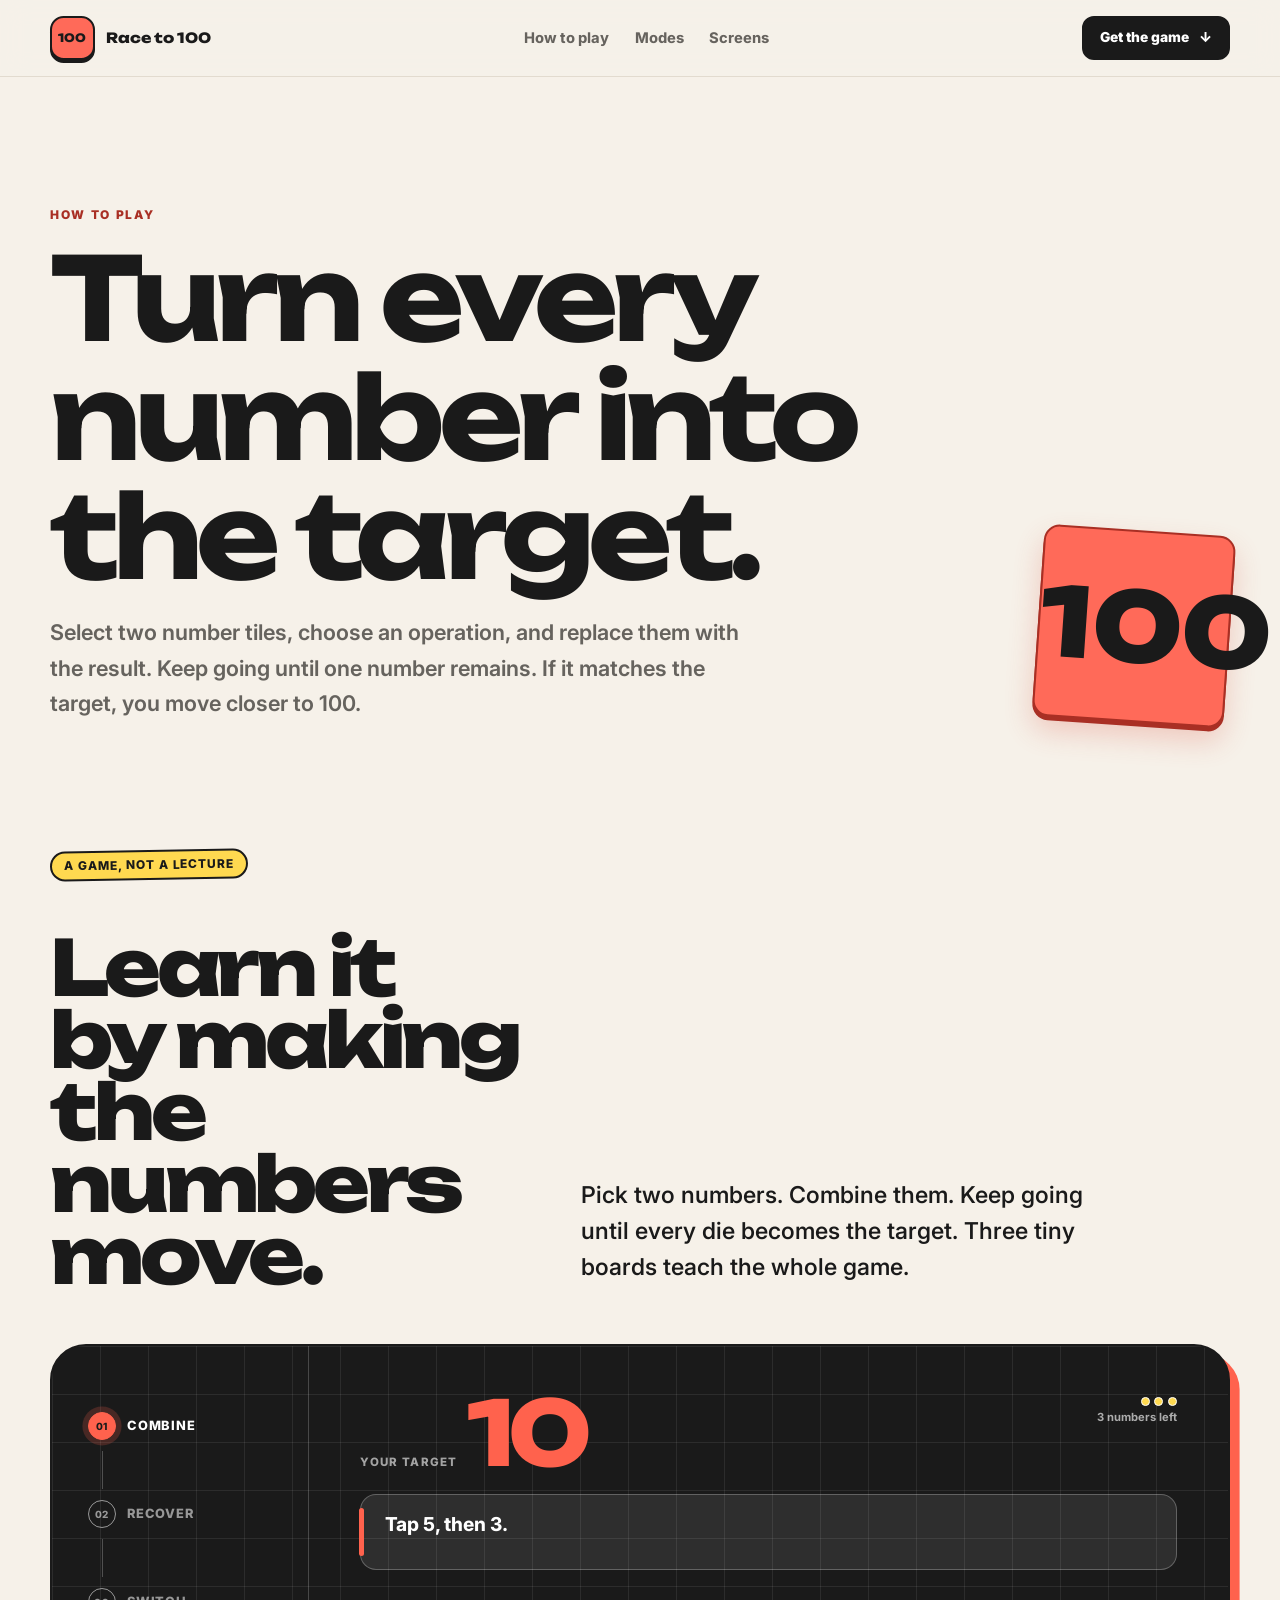
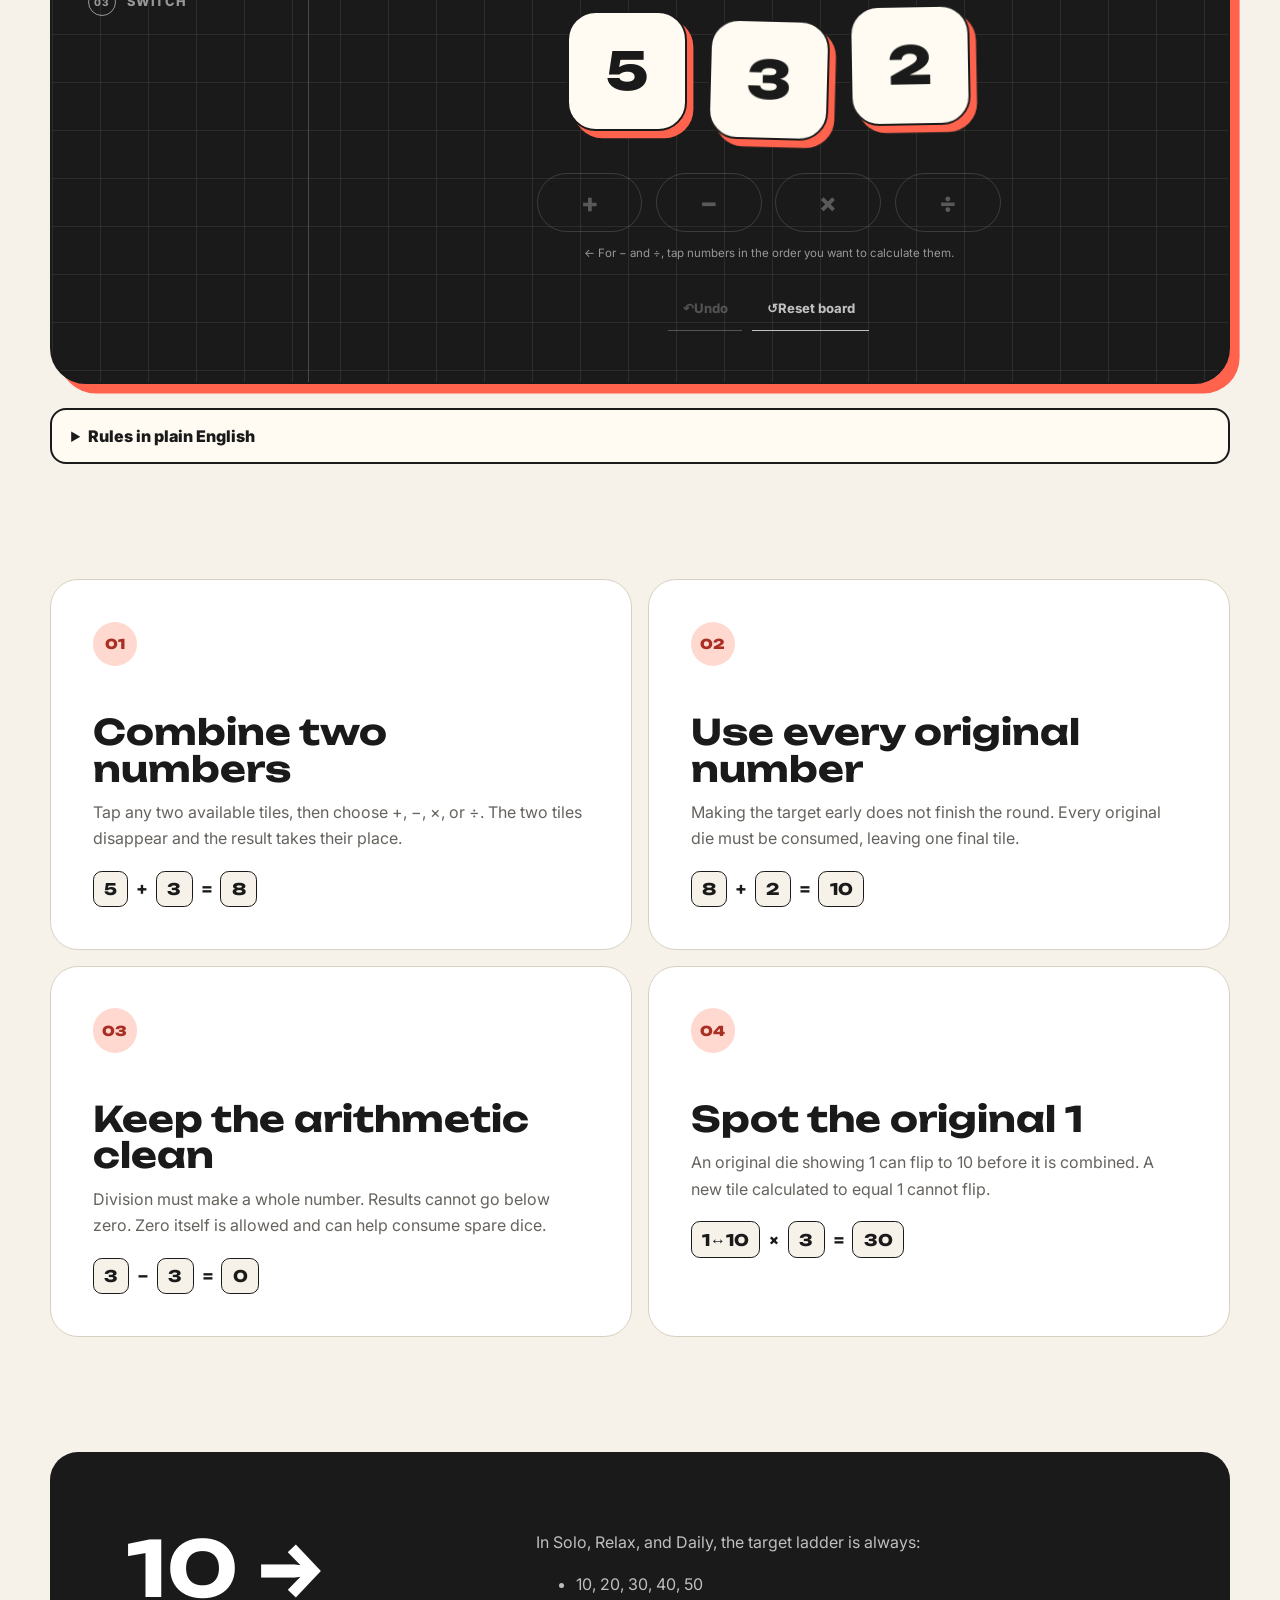
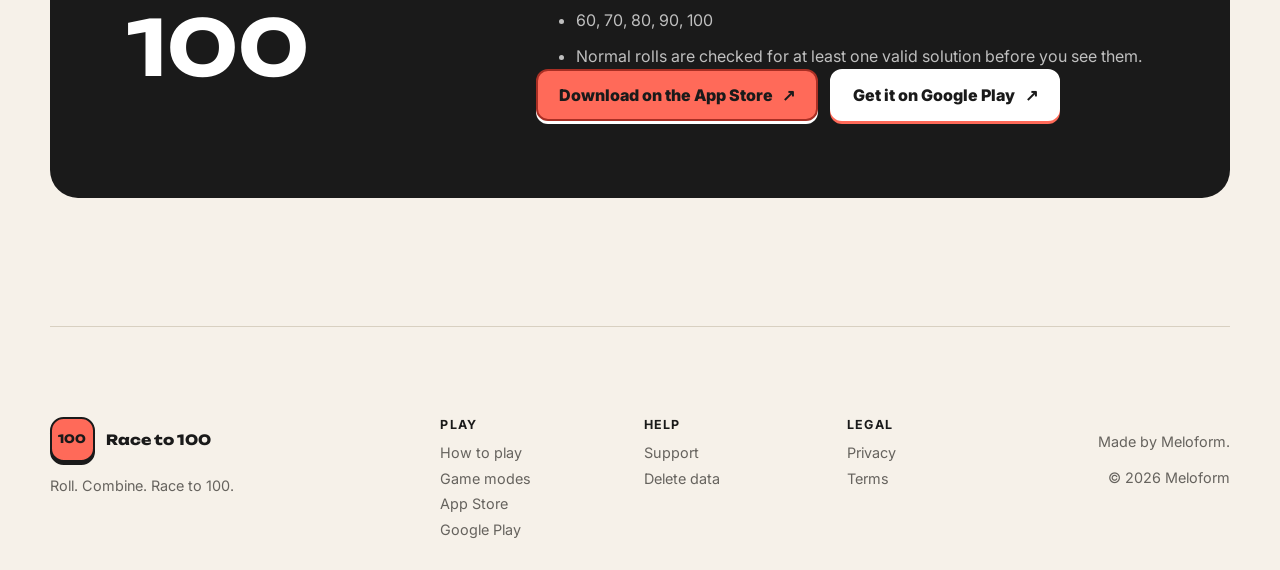
<file: how-to-play.html>
<!DOCTYPE html><html lang="en"><head><meta charset="utf-8"><meta name="viewport" content="width=device-width, initial-scale=1"><meta name="color-scheme" content="light"><meta name="theme-color" content="#f6f1e9"><title>How to Play Race to 100 | Rules and Interactive Tutorial</title><meta name="description" content="Learn Race to 100 by playing the real three-part lesson: combine every die, recover with Undo, and use the original 1↔10 rule."><meta name="robots" content="index,follow"><link rel="canonical" href="https://raceto100.app/how-to-play"><link rel="preload" href="/assets/fonts/Unbounded-Latin.woff2" as="font" type="font/woff2" crossorigin="anonymous"><meta property="og:type" content="website"><meta property="og:site_name" content="Race to 100"><meta property="og:title" content="How to Play Race to 100 | Rules and Interactive Tutorial"><meta property="og:description" content="Learn Race to 100 by playing the real three-part lesson: combine every die, recover with Undo, and use the original 1↔10 rule."><meta property="og:url" content="https://raceto100.app/how-to-play"><meta property="og:image" content="https://raceto100.app/assets/social/og-race-to-100.png"><meta property="og:image:width" content="1200"><meta property="og:image:height" content="630"><meta property="og:image:alt" content="Race to 100 title with number tiles combining five, three, and two into ten."><meta name="twitter:card" content="summary_large_image"><meta name="twitter:title" content="How to Play Race to 100 | Rules and Interactive Tutorial"><meta name="twitter:description" content="Learn Race to 100 by playing the real three-part lesson: combine every die, recover with Undo, and use the original 1↔10 rule."><meta name="twitter:image" content="https://raceto100.app/assets/social/og-race-to-100.png"><meta name="twitter:image:alt" content="Race to 100 title with number tiles combining five, three, and two into ten."><meta name="apple-itunes-app" content="app-id=6775581657"><link rel="icon" type="image/png" sizes="32x32" href="/assets/icons/favicon.png"><link rel="icon" type="image/png" sizes="16x16" href="/assets/icons/favicon-16.png"><link rel="apple-touch-icon" sizes="180x180" href="/assets/icons/apple-touch-icon.png"><script type="application/ld+json">{"@context":"https://schema.org","@type":"HowTo","name":"How to play Race to 100","description":"Learn Race to 100 by playing the real three-part lesson: combine every die, recover with Undo, and use the original 1↔10 rule.","step":[{"@type":"HowToStep","name":"Choose two numbers","text":"Select two available number tiles."},{"@type":"HowToStep","name":"Choose an operation","text":"Combine them with addition, subtraction, multiplication, or exact division."},{"@type":"HowToStep","name":"Use every number","text":"Continue until one final number remains and equals the current target."}]}</script><meta http-equiv="content-security-policy" content="default-src 'self';base-uri 'self';object-src 'none';form-action 'self';font-src 'self';img-src 'self' data:;connect-src 'self' https://europe-west1-race-to-100-dev.cloudfunctions.net;media-src 'none';worker-src 'none'; script-src 'self' 'sha256-BF0290pkb3jxQsE7z00xR8Imp8X34FLC88L0lkMnrGw=' 'sha256-QzWFZi+FLIx23tnm9SBU4aEgx4x8DsuASP07mfqol/c=' 'sha256-0chmwFk0zaA528yFfGV7J9ppIpdfTPPULncDF3WG7Zs=' 'sha256-eIXWvAmxkr251LJZkjniEK5LcPF3NkapbJepohwYRIc=' 'sha256-Q2BPg90ZMplYY+FSdApNErhpWafg2hcRRbndmvxuL/Q='; style-src 'self' 'sha256-m9pg8hqyFu5AFhJ51919gVQ+ETAJE6AkgI85ZaM+1Bk=' 'sha256-3EMqD3hNcxA5PP4/yMGA4VHi6vQxPtk0DRJEM/r80vc=' 'sha256-fljQWU2cQfXVrqJGu6VCjyxNtR0p3xsgKBNg5MRT7+Q=' 'sha256-NYnNsJMh5IYnqg3vPjjSBGkg7vsN93/PXxle62f0MXU=' 'sha256-mxQVY63fqycXilUfldRZegwbZf6zf6ByegBZjAyb5+Y=';"><style>.game-tutorial{--tutorial-ink:var(--color-ink,#171616);--tutorial-paper:var(--color-paper,#f7f0e5);--tutorial-paper-bright:#fffaf2;--tutorial-coral:var(--color-accent,#ff624d);--tutorial-coral-dark:#c93428;--tutorial-yellow:#ffd950;--tutorial-blue:#2667ff;--tutorial-muted:#6c655d;--tutorial-border:2px solid var(--tutorial-ink);isolation:isolate;width:min(100%,76rem);color:var(--tutorial-ink);margin-inline:auto;position:relative;container-type:inline-size}.game-tutorial,.game-tutorial *{box-sizing:border-box}.game-tutorial button,.game-tutorial a,.game-tutorial summary{-webkit-tap-highlight-color:transparent}.game-tutorial button,.game-tutorial a{min-width:2.75rem;min-height:2.75rem}.game-tutorial button:focus-visible,.game-tutorial a:focus-visible,.game-tutorial summary:focus-visible,.game-tutorial [data-tutorial-status]:focus-visible{outline:3px solid var(--tutorial-blue);outline-offset:4px}.game-tutorial__header{grid-template-columns:minmax(0,.85fr) minmax(17rem,1.15fr);align-items:end;gap:clamp(1rem,4vw,5rem);margin-block-end:clamp(1.75rem,4vw,3.5rem);display:grid}.game-tutorial__header h2{max-width:11ch;font-family:var(--font-display,"Unbounded", system-ui, sans-serif);letter-spacing:-.055em;text-wrap:balance;grid-column:1;margin:0;font-size:clamp(2.25rem,6vw,5.7rem);font-weight:800;line-height:.94}.game-tutorial__eyebrow{border:var(--tutorial-border);background:var(--tutorial-yellow);letter-spacing:.08em;text-transform:uppercase;border-radius:999px;grid-column:1/-1;width:fit-content;margin:0;padding:.45rem .75rem;font-size:.75rem;font-weight:800;line-height:1;transform:rotate(-1deg)}.game-tutorial__intro{text-wrap:pretty;grid-area:2/2;max-width:34rem;margin:0;padding-block-end:.4rem;font-size:clamp(1.05rem,2.1vw,1.45rem);font-weight:550;line-height:1.55}.game-tutorial__stage{border:var(--tutorial-border);background:linear-gradient(90deg, #ffffff14 1px, transparent 1px) 0 0 / 3rem 3rem, linear-gradient(#ffffff14 1px, transparent 1px) 0 0 / 3rem 3rem, var(--tutorial-ink);min-height:39rem;box-shadow:.6rem .6rem 0 var(--tutorial-coral);border-radius:clamp(1.25rem,3vw,2.25rem);grid-template-columns:minmax(9.5rem,.28fr) minmax(0,1fr);display:grid;position:relative;overflow:hidden}.game-tutorial__progress{color:#ffffff8c;border-inline-end:1px solid #fff3;flex-direction:column;gap:0;margin:0;padding:clamp(1.25rem,3vw,2.25rem);list-style:none;display:flex}.game-tutorial__progress li{letter-spacing:.06em;text-transform:uppercase;grid-template-columns:2rem 1fr;align-items:center;gap:.45rem;min-height:5.5rem;padding-block:1rem;font-size:.8rem;font-weight:800;display:grid;position:relative}.game-tutorial__progress li+li:before{content:"";background:#ffffff3d;width:1px;height:2.4rem;position:absolute;inset-block-start:-1.2rem;inset-inline-start:.85rem}.game-tutorial__progress span{border:1px solid;border-radius:50%;place-items:center;width:1.75rem;height:1.75rem;font-size:.62rem;display:grid}.game-tutorial__progress .is-current{color:#fff}.game-tutorial__progress .is-current span{border-color:var(--tutorial-coral);background:var(--tutorial-coral);color:var(--tutorial-ink);box-shadow:0 0 0 .35rem #ff624d33}.game-tutorial__progress .is-complete{color:var(--tutorial-yellow)}.game-tutorial__progress .is-complete span{border-color:var(--tutorial-yellow);font-size:0}.game-tutorial__progress .is-complete span:after{content:"✓";font-size:.9rem}.game-tutorial__board{color:#fff;flex-direction:column;gap:clamp(1.1rem,2vw,1.75rem);min-width:0;padding:clamp(1.4rem,4vw,3.75rem);display:flex}.game-tutorial__target-row{justify-content:space-between;align-items:flex-start;gap:1rem;display:flex}.game-tutorial__target-row>div:first-child{align-items:baseline;gap:.6rem;display:flex}.game-tutorial__board-label{color:#fff9;letter-spacing:.1em;text-transform:uppercase;font-size:.72rem;font-weight:800}.game-tutorial [data-tutorial-target]{color:var(--tutorial-coral);font-family:var(--font-display,"Unbounded", system-ui, sans-serif);letter-spacing:-.08em;font-size:clamp(2.25rem,7vw,5.75rem);font-weight:800;line-height:.8}.game-tutorial__pool-count{flex-wrap:wrap;justify-content:flex-end;align-items:center;gap:.3rem;max-width:11rem;display:flex}.game-tutorial__pool-count span{background:var(--tutorial-yellow);border:1px solid #fff;border-radius:50%;width:.55rem;height:.55rem;display:block}.game-tutorial__pool-count small{color:#ffffffa3;text-align:end;flex-basis:100%;font-size:.7rem;font-weight:700}.game-tutorial__coach{text-wrap:pretty;background:#ffffff17;border:1px solid #ffffff40;border-radius:1rem;min-height:4.7rem;margin:0;padding:1rem 1.2rem 1rem 1.45rem;font-size:clamp(.98rem,1.8vw,1.2rem);font-weight:750;line-height:1.45;position:relative}.game-tutorial__coach:before{background:var(--tutorial-coral);content:"";border-radius:99px;width:.35rem;position:absolute;inset-block:.8rem;inset-inline-start:-.18rem}.game-tutorial[data-state=dead-end] .game-tutorial__coach{border-color:var(--tutorial-yellow);background:#ffd9501f}.game-tutorial[data-state=dead-end] .game-tutorial__coach:before{background:var(--tutorial-yellow)}.game-tutorial__pool{flex-wrap:wrap;flex:1;place-content:center;align-items:flex-start;gap:clamp(.75rem,2vw,1.35rem);min-height:9.5rem;padding-block:.5rem;display:flex}.game-tutorial__token{justify-items:center;animation:.28s cubic-bezier(.2,.8,.2,1) both tutorial-token-arrive;display:grid;position:relative}.game-tutorial__token:nth-child(2n){transform:translateY(.55rem)rotate(1.5deg)}.game-tutorial__token:nth-child(3n){transform:translateY(-.35rem)rotate(-1deg)}.game-tutorial__tile{border:2px solid var(--tutorial-ink);background:var(--tutorial-paper-bright);width:clamp(4.75rem,13vw,7.5rem);min-width:clamp(4.75rem,13vw,7.5rem);height:clamp(4.75rem,13vw,7.5rem);min-height:clamp(4.75rem,13vw,7.5rem);color:var(--tutorial-ink);box-shadow:.4rem .45rem 0 var(--tutorial-coral);font-family:var(--font-display,"Unbounded", system-ui, sans-serif);cursor:pointer;border-radius:24%;place-items:center;padding:0;font-size:clamp(1.8rem,5vw,3.25rem);font-weight:800;line-height:1;transition:translate .15s,box-shadow .15s,background-color .15s;display:grid}.game-tutorial__token[data-token-kind=computed] .game-tutorial__tile{border-color:var(--tutorial-paper-bright);background:var(--tutorial-coral);box-shadow:.4rem .45rem 0 var(--tutorial-paper-bright)}.game-tutorial__tile:hover{box-shadow:.4rem .65rem 0 var(--tutorial-coral);translate:0 -.2rem}.game-tutorial__tile.is-selected{background:var(--tutorial-yellow);box-shadow:.2rem .2rem 0 var(--tutorial-coral), 0 0 0 .3rem white;translate:0 .2rem}.game-tutorial__tile.is-suggested,.game-tutorial__toggle.is-suggested{animation:1.4s ease-in-out infinite tutorial-suggestion}.game-tutorial__toggle{z-index:1;border:2px solid var(--tutorial-ink);background:var(--tutorial-yellow);min-width:3.5rem;min-height:2.75rem;color:var(--tutorial-ink);box-shadow:.18rem .2rem 0 var(--tutorial-coral);cursor:pointer;border-radius:999px;margin-block-start:-.45rem;padding:.4rem .65rem;font-size:.72rem;font-weight:900}.game-tutorial__operators{grid-template-columns:repeat(4,minmax(3rem,1fr));gap:clamp(.45rem,1.5vw,.85rem);width:min(100%,29rem);margin-inline:auto;display:grid}.game-tutorial__operators button{color:#fff;cursor:pointer;background:0 0;border:1px solid #ffffff80;border-radius:999px;place-items:center;min-height:3.7rem;padding:.4rem;font-size:1.65rem;font-weight:800;transition:background-color .15s,color .15s,border-color .15s;display:grid}.game-tutorial__operators button:hover:not(:disabled),.game-tutorial__operators button.is-suggested{border-color:var(--tutorial-coral);background:var(--tutorial-coral);color:var(--tutorial-ink)}.game-tutorial__operators button:disabled{color:#ffffff47;cursor:not-allowed;border-color:#ffffff26}.game-tutorial__order-note{color:#ffffff8c;text-align:center;margin:-.8rem 0 0;font-size:.72rem;line-height:1.4}.game-tutorial__actions{flex-wrap:wrap;justify-content:center;gap:.65rem;display:flex}.game-tutorial__actions button,.game-tutorial__complete-actions button{color:#ffffffb8;font:inherit;cursor:pointer;background:0 0;border:0;border-bottom:1px solid;padding:.65rem .9rem;font-size:.82rem;font-weight:750}.game-tutorial__actions button:hover:not(:disabled),.game-tutorial__complete-actions button:hover{color:#fff}.game-tutorial__actions button:disabled{color:#ffffff40;cursor:not-allowed}.game-tutorial__complete{color:#fff;grid-column:2;align-self:center;padding:clamp(2rem,6vw,6rem)}.game-tutorial__complete-mark{border:1px solid var(--tutorial-yellow);width:fit-content;color:var(--tutorial-yellow);font-family:var(--font-display,"Unbounded", system-ui, sans-serif);letter-spacing:.07em;border-radius:999px;margin:0 0 1.3rem;padding:.5rem .7rem;font-size:.7rem;font-weight:700}.game-tutorial__complete h3{max-width:11ch;color:var(--tutorial-coral);font-family:var(--font-display,"Unbounded", system-ui, sans-serif);letter-spacing:-.06em;margin:0;font-size:clamp(2.4rem,7vw,6rem);font-weight:800;line-height:.95}.game-tutorial__complete>p:not(.game-tutorial__complete-mark){color:#ffffffc2;max-width:34rem;margin:1.5rem 0 0;font-size:clamp(1rem,2vw,1.3rem);line-height:1.55}.game-tutorial__complete-actions{flex-wrap:wrap;align-items:center;gap:.9rem;margin-block-start:2rem;display:flex}.game-tutorial__fallback,.game-tutorial__rules{border:var(--tutorial-border);background:var(--tutorial-paper-bright);border-radius:1rem;margin-block-start:1.5rem}.game-tutorial__fallback{padding:clamp(1.2rem,3vw,2rem)}.game-tutorial__fallback h3{margin-block-start:0}.game-tutorial__fallback li+li{margin-block-start:.65rem}.game-tutorial__rules summary{cursor:pointer;min-height:2.75rem;padding:1rem 1.2rem;font-weight:850}.game-tutorial__rules>div{max-width:60rem;color:var(--tutorial-muted);padding:0 1.2rem 1rem;line-height:1.65}.game-tutorial__rules p{margin:0}.game-tutorial__rules p+p{margin-block-start:.75rem}@keyframes tutorial-suggestion{0%,to{box-shadow:.4rem .45rem 0 var(--tutorial-coral), 0 0 0 0 #ffd95000}50%{box-shadow:.4rem .45rem 0 var(--tutorial-coral), 0 0 0 .55rem #ffd95059}}@keyframes tutorial-token-arrive{0%{opacity:0;translate:0 .75rem;scale:.88}to{opacity:1;translate:0;scale:1}}@container (width<48rem){.game-tutorial__header{display:block}.game-tutorial__intro{margin-block-start:1.25rem}.game-tutorial__stage{grid-template-columns:1fr;min-height:0}.game-tutorial__progress{border-block-end:1px solid #fff3;border-inline-end:0;flex-direction:row;justify-content:space-between;padding:.8rem 1rem}.game-tutorial__progress li{grid-template-columns:1.7rem 1fr;min-height:2.75rem;padding:0;font-size:.67rem}.game-tutorial__progress li+li:before{display:none}.game-tutorial__complete{grid-column:1}}@container (width<30rem){.game-tutorial__stage{box-shadow:.35rem .4rem 0 var(--tutorial-coral)}.game-tutorial__progress li{text-align:center;flex-direction:column;align-items:center;gap:.2rem;display:flex}.game-tutorial__board{padding:1.1rem}.game-tutorial__target-row{align-items:center}.game-tutorial__target-row>div:first-child{gap:.1rem;display:grid}.game-tutorial__pool{min-height:7rem}.game-tutorial__operators button{min-height:3.2rem}.game-tutorial__order-note{text-align:start}}@media (prefers-reduced-motion:reduce){.game-tutorial *,.game-tutorial :before,.game-tutorial :after{scroll-behavior:auto!important;transition-duration:.01ms!important;animation-duration:.01ms!important;animation-iteration-count:1!important}}.home-section{width:min(calc(100% - 2 * var(--page-gutter)), var(--page-width));margin-inline:auto;padding-block:clamp(4rem,9vw,8rem)}.hero{grid-template-columns:minmax(0,1.08fr) minmax(22rem,.92fr);align-items:center;gap:clamp(2rem,6vw,6rem);min-height:min(52rem,100svh - 4.75rem);display:grid;position:relative;overflow:clip}.hero:before{z-index:-1;aspect-ratio:1;background:var(--color-coral-soft);content:"";filter:blur(1px);border-radius:50%;width:clamp(19rem,40vw,36rem);position:absolute;right:-7%}.hero h1{letter-spacing:-.055em;max-width:10ch;margin-bottom:1.35rem;font-size:clamp(3.4rem,8.7vw,7.8rem)}.hero h1 span{display:block}.hero h1 span:nth-child(2){color:var(--color-coral-deep)}.hero__lede{max-width:37rem;color:var(--color-muted);margin-bottom:0;font-size:clamp(1.08rem,2vw,1.38rem);font-weight:620}.hero__actions{flex-wrap:wrap;gap:.85rem;margin-top:2rem;display:flex}.hero__availability{color:var(--color-muted);align-items:center;gap:.65rem;margin-top:1.2rem;font-size:.9rem;font-weight:650;display:flex}.hero__availability:before{aspect-ratio:1;background:var(--color-success);content:"";border-radius:50%;width:.55rem}.hero__visual{min-height:42rem;position:relative}.hero__phone{width:min(17rem,58%);position:absolute;top:4rem;right:0;transform:rotate(3deg)}.hero__visual .living-equation{z-index:2;position:absolute;top:45%;left:-5rem;transform:rotate(-2deg)}.living-equation{align-items:center;gap:clamp(.4rem,1vw,.8rem);width:max-content;max-width:100%;display:flex}.equation-state{gap:.45rem;display:flex}.number-tile{aspect-ratio:1;border:2px solid var(--color-ink);background:var(--color-surface);width:clamp(3.45rem,6vw,4.8rem);font-family:var(--font-display);box-shadow:var(--shadow-tile);border-radius:1rem;place-items:center;font-size:clamp(1.5rem,3vw,2.25rem);font-weight:850;display:grid;position:relative}.number-tile--computed{background:var(--color-coral-tint)}.number-tile--computed:after{aspect-ratio:1;background:var(--color-coral);content:"";border-radius:50%;width:.38rem;position:absolute;top:.45rem;right:.45rem}.number-tile--target{border-color:var(--color-coral-deep);background:var(--color-coral);color:var(--color-ink);box-shadow:0 4px 0 var(--color-coral-deep), 0 14px 28px #d949373d}.equation-arrow{color:var(--color-muted);font-size:clamp(1.2rem,2vw,1.8rem);font-weight:800}.rule-band{border:2px solid var(--color-ink);border-radius:var(--radius-lg);background:var(--color-surface);box-shadow:0 6px 0 var(--color-ink);grid-template-columns:minmax(0,.8fr) minmax(0,1.2fr);align-items:center;gap:clamp(2rem,5vw,5rem);padding:clamp(1.5rem,4vw,3.5rem);display:grid}.rule-band h2{margin-bottom:.75rem;font-size:clamp(2rem,5vw,4rem)}.rule-band p{color:var(--color-muted);margin-bottom:0;font-weight:600}.section-heading{grid-template-columns:minmax(0,1fr) minmax(16rem,.55fr);align-items:end;gap:2rem;margin-bottom:clamp(2rem,5vw,4rem);display:grid}.section-heading h2{letter-spacing:-.045em;max-width:13ch;margin-bottom:0;font-size:clamp(2.5rem,7vw,6rem)}.section-heading>p:last-child{color:var(--color-muted);margin-bottom:.5rem;font-size:1.05rem;font-weight:600}.tutorial-section{padding-block:clamp(4rem,9vw,8rem)}.modes-grid{grid-template-columns:repeat(12,minmax(0,1fr));gap:1rem;display:grid}.mode-card{border:1px solid var(--color-border);border-radius:var(--radius-lg);background:var(--color-surface);min-height:16rem;padding:clamp(1.25rem,3vw,2rem);position:relative;overflow:hidden}.mode-card:first-child,.mode-card:nth-child(2){grid-column:span 6}.mode-card:nth-child(n+3){grid-column:span 4}.mode-card--daily{border-color:var(--color-coral-deep);background:var(--color-coral);color:var(--color-ink)}.mode-card__number{color:color-mix(in srgb, currentColor 55%, transparent);font-family:var(--font-display);pointer-events:none;font-size:clamp(6rem,12vw,10rem);font-weight:900;line-height:1;position:absolute;bottom:-.35em;right:1rem}.mode-card__label{z-index:1;border-radius:var(--radius-pill);letter-spacing:.1em;text-transform:uppercase;border:1px solid;margin-bottom:3.5rem;padding:.45rem .7rem;font-size:.72rem;font-weight:850;display:inline-flex;position:relative}.mode-card h3{z-index:1;margin-bottom:.65rem;font-size:clamp(1.5rem,3vw,2.3rem);position:relative}.mode-card p{z-index:1;max-width:30rem;color:var(--color-muted);margin-bottom:0;font-weight:600;position:relative}.mode-card--daily p,.mode-card--daily .mode-card__number{color:var(--color-ink)}.screens-stage{background:var(--color-ink);color:#fff;border-radius:clamp(1.5rem,5vw,4rem);padding-block:clamp(4rem,8vw,7rem)}.screens-stage .home-section{padding-block:0}.screens-stage .eyebrow,.screens-stage .section-heading>p:last-child{color:#ffffffb3}.screens-grid{grid-template-columns:repeat(3,minmax(0,1fr));align-items:start;gap:clamp(1rem,3vw,2rem);display:grid}.screen-figure{margin:0}.screen-figure:nth-child(2){margin-top:clamp(2rem,8vw,6rem)}.phone-shell{background:#090909;border:2px solid #ffffff59;border-radius:2.4rem;max-width:20rem;margin-inline:auto;padding:.55rem;box-shadow:0 35px 80px #00000059}.phone-shell img{border-radius:1.85rem;width:100%;height:auto}.screen-figure figcaption{color:#ffffffb8;text-align:center;margin-top:1rem;font-weight:750}.faq-grid{grid-template-columns:.7fr 1.3fr;gap:clamp(2rem,6vw,6rem);display:grid}.faq-grid h2{max-width:8ch;font-size:clamp(2.6rem,6vw,5rem)}.faq-list{border-top:2px solid var(--color-ink)}.faq-list details{border-bottom:1px solid var(--color-border-strong)}.faq-list summary{font-family:var(--font-display);cursor:pointer;justify-content:space-between;gap:1rem;padding-block:1.35rem;font-size:clamp(1rem,2vw,1.3rem);font-weight:750;display:flex}.faq-list summary:after{content:"+"}.faq-list details[open] summary:after{content:"−"}.faq-list details p{max-width:44rem;color:var(--color-muted);margin-bottom:0;padding-bottom:1.35rem}.maker-note{border-top:1px solid var(--color-border);border-bottom:1px solid var(--color-border);grid-template-columns:1fr auto;align-items:end;gap:2rem;padding:clamp(2rem,5vw,4rem);display:grid}.maker-note blockquote{max-width:36ch;font-family:var(--font-display);margin:0;font-size:clamp(1.5rem,4vw,2.8rem);font-weight:700;line-height:1.2}.maker-note p{color:var(--color-muted);margin:0;font-weight:750}.final-cta{border-radius:var(--radius-lg);background:var(--color-coral);color:var(--color-ink);padding:clamp(2rem,7vw,6rem);position:relative;overflow:hidden}.final-cta:after{color:#ffffff21;font-family:var(--font-display);content:"100";pointer-events:none;font-size:clamp(12rem,35vw,30rem);font-weight:900;line-height:1;position:absolute;bottom:-.26em;right:-.1em}.final-cta>*{z-index:1;position:relative}.final-cta .eyebrow{color:var(--color-ink)}.final-cta h2{letter-spacing:-.05em;max-width:10ch;margin-bottom:1rem;font-size:clamp(2.8rem,8vw,7rem)}.final-cta p{max-width:34rem;margin-bottom:2rem;font-size:1.1rem;font-weight:650}.reveal-ready [data-reveal]{transition:transform .6s var(--ease-out);transform:translateY(1.75rem)}.reveal-ready [data-reveal].is-revealed{transform:translateY(0)}@media (width>=901px){.hero{overflow:visible}.hero__phone{right:1rem}.hero__visual .living-equation{justify-content:center;gap:clamp(.35rem,.6vw,.55rem);width:100%;max-width:none;left:0}.hero__visual .equation-state{gap:clamp(.3rem,.45vw,.4rem)}.hero__visual .number-tile{border-radius:clamp(.75rem,1vw,.95rem);width:clamp(2.75rem,4.4vw,3.9rem);font-size:clamp(1.35rem,2.4vw,2rem)}.hero__visual .equation-arrow{font-size:clamp(1.1rem,1.8vw,1.55rem)}}@media (width<=900px){.hero{grid-template-columns:1fr;padding-top:3rem}.hero__visual{min-height:42rem}.hero__phone{width:min(17rem,70vw);top:5.5rem;left:50%;right:auto;transform:translate(-50%)rotate(3deg)}.hero__visual .living-equation{justify-content:center;width:100%;top:1.25rem;left:0;transform:none}.rule-band,.section-heading,.faq-grid{grid-template-columns:1fr}.mode-card,.mode-card:nth-child(n){grid-column:span 6}}@media (width<=650px){.hero h1{font-size:clamp(3.1rem,16vw,5.5rem)}.hero__visual{min-height:38rem}.hero__visual .living-equation,.rule-band .living-equation{flex-wrap:wrap;justify-content:center;width:100%;transform:none}.mode-card,.mode-card:nth-child(n){grid-column:1/-1;min-height:14rem}.screens-grid{grid-template-columns:1fr}.screen-figure:nth-child(2){margin-top:0}.maker-note{grid-template-columns:1fr}}
.guide-hero{width:min(calc(100% - 2 * var(--page-gutter)), var(--page-width));grid-template-columns:minmax(0,1fr) auto;align-items:end;gap:clamp(2rem,6vw,6rem);margin-inline:auto;padding-block:clamp(4rem,10vw,9rem);display:grid}.guide-hero h1{letter-spacing:-.055em;overflow-wrap:anywhere;max-width:10ch;margin-bottom:1.25rem;font-size:clamp(3rem,9vw,8rem)}.guide-hero__copy{max-width:45rem;color:var(--color-muted);margin-bottom:0;font-size:clamp(1.05rem,2vw,1.35rem);font-weight:620}.guide-hero .number-tile{width:clamp(7rem,16vw,12rem);font-size:clamp(3rem,8vw,6rem);transform:rotate(4deg)}.guide-content{width:min(calc(100% - 2 * var(--page-gutter)), var(--page-width));margin-inline:auto;padding-bottom:clamp(4rem,10vw,9rem)}.guide-rules{grid-template-columns:repeat(2,minmax(0,1fr));gap:1rem;margin-block:clamp(4rem,9vw,8rem);display:grid}.guide-rule{border:1px solid var(--color-border);border-radius:var(--radius-lg);background:var(--color-surface);padding:clamp(1.4rem,4vw,2.6rem)}.guide-rule__index{aspect-ratio:1;background:var(--color-coral-soft);width:2.8rem;color:var(--color-coral-deep);font-family:var(--font-display);border-radius:50%;place-items:center;margin-bottom:3rem;font-size:.85rem;font-weight:850;display:inline-grid}.guide-rule h2{margin-bottom:.75rem;font-size:clamp(1.45rem,3vw,2.2rem)}.guide-rule p{color:var(--color-muted);margin-bottom:0}.rule-example{font-family:var(--font-display);flex-wrap:wrap;align-items:center;gap:.55rem;margin-top:1.2rem;font-weight:750;display:flex}.rule-example span{border:1px solid var(--color-border-strong);background:var(--color-bg);border-radius:.55rem;padding:.45rem .65rem}.rule-callout{border-radius:var(--radius-lg);background:var(--color-ink);color:#fff;grid-template-columns:.7fr 1.3fr;gap:clamp(2rem,6vw,5rem);padding:clamp(2rem,6vw,5rem);display:grid}.rule-callout h2{margin-bottom:0;font-size:clamp(2.4rem,6vw,5rem)}.rule-callout p,.rule-callout li{color:#ffffffb8}.rule-callout ul{gap:.6rem;margin:0;display:grid}@media (width<=760px){.guide-hero,.rule-callout{grid-template-columns:1fr}.guide-hero .number-tile{display:none}.guide-rules{grid-template-columns:1fr}}
:root{--color-bg:#f6f1e9;--color-surface:#fff;--color-elevated:#efe9dc;--color-border:#d8d0c1;--color-border-strong:#1a1a1a;--color-ink:#1a1a1a;--color-muted:#66635e;--color-subtle:#918c82;--color-coral:#ff6a59;--color-coral-deep:#a92f24;--color-coral-soft:#ffd9d0;--color-coral-tint:#ffefe9;--color-success:#0d8b55;--color-error:#c62f2f;--font-display:"Unbounded", "Arial Black", sans-serif;--font-body:"Inter", -apple-system, BlinkMacSystemFont, "Segoe UI", sans-serif;--page-width:1180px;--page-gutter:clamp(1rem, 3vw, 2rem);--radius-sm:.75rem;--radius-md:1.125rem;--radius-lg:1.75rem;--radius-pill:999px;--shadow-tile:0 3px 0 #1a1a1af2, 0 12px 24px #1a1a1a14;--shadow-card:0 24px 70px #4f32251a;--ease-out:cubic-bezier(.2, .8, .2, 1)}@font-face{font-family:Inter;src:url(/assets/fonts/Inter-Latin.woff2)format("woff2");font-display:swap;font-style:normal;font-weight:100 900}@font-face{font-family:Unbounded;src:url(/assets/fonts/Unbounded-Latin.woff2)format("woff2");font-display:swap;font-style:normal;font-weight:200 900}*,:before,:after{box-sizing:border-box}html{background:var(--color-bg);color:var(--color-ink);font-family:var(--font-body);scroll-behavior:smooth;text-rendering:optimizelegibility;font-size:100%}body{background:var(--color-bg);color:var(--color-ink);margin:0}main{min-width:0;overflow-x:clip}body:before{z-index:-1;content:"";pointer-events:none;background-image:radial-gradient(#1a1a1a0e .6px,#0000 .6px);background-size:6px 6px;position:fixed;inset:0}img,picture{max-width:100%;display:block}button,input,select,textarea{font:inherit}button,a{-webkit-tap-highlight-color:transparent}a{color:inherit;text-underline-offset:.22em;text-decoration-thickness:.1em}:focus-visible{outline:3px solid var(--color-coral-deep);outline-offset:4px}::selection{background:var(--color-coral-soft);color:var(--color-ink)}h1,h2,h3,p{margin-block-start:0}h1,h2,h3{font-family:var(--font-display);font-variant-numeric:tabular-nums;line-height:1.03}p,li{line-height:1.65}.skip-link{z-index:100;border:2px solid var(--color-ink);border-radius:var(--radius-sm);background:var(--color-surface);padding:.8rem 1rem;font-weight:800;position:fixed;top:.75rem;left:.75rem;transform:translateY(-150%)}.skip-link:focus{transform:translateY(0)}.site-header{z-index:40;padding-inline:var(--page-gutter);background:color-mix(in srgb, var(--color-bg) 90%, transparent);border-bottom:1px solid color-mix(in srgb, var(--color-border) 65%, transparent);backdrop-filter:blur(14px);position:sticky;top:0}.site-header__inner{width:min(100%, var(--page-width));grid-template-columns:auto 1fr auto;align-items:center;gap:1rem;min-height:4.75rem;margin-inline:auto;display:grid}.brand{width:max-content;color:var(--color-ink);font-family:var(--font-display);align-items:center;gap:.7rem;font-size:.88rem;font-weight:800;text-decoration:none;display:inline-flex}.brand__mark{aspect-ratio:1;border:2px solid var(--color-ink);background:var(--color-coral);width:2.8rem;color:var(--color-ink);box-shadow:0 3px 0 var(--color-ink);border-radius:.85rem;place-items:center;font-size:.72rem;display:grid}.site-nav{justify-content:center;gap:clamp(.8rem,2vw,1.6rem);font-size:.92rem;font-weight:750;display:flex}.site-nav a{color:var(--color-muted);text-decoration:none}.site-nav a:hover,.site-nav a[aria-current=page]{color:var(--color-ink)}.button{border:2px solid var(--color-ink);border-radius:var(--radius-sm);background:var(--color-surface);min-height:3.25rem;color:var(--color-ink);text-align:center;box-shadow:0 3px 0 var(--color-ink);cursor:pointer;transition:transform .16s var(--ease-out), box-shadow .16s var(--ease-out), background-color .16s ease;justify-content:center;align-items:center;gap:.6rem;padding:.85rem 1.3rem;font-weight:850;line-height:1.1;text-decoration:none;display:inline-flex}.button:hover{box-shadow:0 5px 0 var(--color-ink);transform:translateY(-2px)}.button:active{box-shadow:0 1px 0 var(--color-ink);transform:translateY(2px)}.button--coral{border-color:var(--color-coral-deep);background:var(--color-coral);color:var(--color-ink);box-shadow:0 3px 0 var(--color-coral-deep)}.button--ink{background:var(--color-ink);color:#fff;box-shadow:none}.button--small{min-height:2.75rem;padding:.7rem 1rem;font-size:.86rem}.store-links{flex-wrap:wrap;align-items:center;gap:.75rem;display:flex}.store-link{white-space:nowrap}.store-link--apple{border-color:var(--color-coral-deep);background:var(--color-coral);box-shadow:0 3px 0 var(--color-coral-deep)}.store-links--dark .store-link--apple{box-shadow:0 3px #fff}.store-links--dark .store-link--google{box-shadow:0 3px 0 var(--color-coral);background:#fff;border-color:#fff}.store-links--coral .store-link--apple{border-color:var(--color-ink);background:var(--color-ink);color:#fff;box-shadow:none}.store-links--coral .store-link--google{background:var(--color-surface)}.store-links--compact .store-link{min-height:2.9rem;padding:.7rem 1rem;font-size:.84rem}.eyebrow{color:var(--color-coral-deep);letter-spacing:.14em;text-transform:uppercase;margin-bottom:.9rem;font-size:.75rem;font-weight:850}.site-footer{width:min(calc(100% - 2 * var(--page-gutter)), var(--page-width));border-top:1px solid var(--color-border);grid-template-columns:1.1fr 2fr auto;gap:clamp(2rem,5vw,5rem);margin-inline:auto;padding-block:clamp(3rem,7vw,6rem) 2rem;display:grid}.site-footer__lead p,.site-footer__meta p{color:var(--color-muted);margin:.8rem 0 0;font-size:.9rem}.site-footer__nav{grid-template-columns:repeat(3,minmax(0,1fr));gap:1rem;display:grid}.site-footer__nav div{align-content:start;gap:.55rem;display:grid}.site-footer__nav strong{letter-spacing:.1em;text-transform:uppercase;margin-bottom:.2rem;font-size:.78rem}.site-footer__nav a{color:var(--color-muted);font-size:.9rem;text-decoration:none}.site-footer__nav a:hover{color:var(--color-ink);text-decoration:underline}.site-footer__meta{text-align:right}.legal-shell{width:min(calc(100% - 2 * var(--page-gutter)), 56rem);margin-inline:auto;padding-block:clamp(3rem,8vw,7rem)}.legal-hero{margin-bottom:clamp(2rem,6vw,4rem)}.legal-hero h1{overflow-wrap:anywhere;max-width:13ch;margin-bottom:1.2rem;font-size:clamp(2.6rem,8vw,5.8rem)}.legal-updated{color:var(--color-muted);font-weight:700}.legal-content{border:1px solid var(--color-border);border-radius:var(--radius-lg);background:var(--color-surface);box-shadow:var(--shadow-card);padding:clamp(1.25rem,4vw,3rem)}.legal-content section+section{border-top:1px solid var(--color-border);margin-top:2rem;padding-top:2rem}.legal-content h2{margin-bottom:1rem;font-size:clamp(1.25rem,3vw,1.8rem)}.legal-content p,.legal-content li{color:var(--color-muted)}.legal-content a{color:var(--color-coral-deep)}@media (width<=760px){.site-header__inner{grid-template-columns:1fr auto}.site-nav{display:none}.brand__name{font-size:.78rem}.site-footer{grid-template-columns:1fr}.site-footer__meta{text-align:left}}@media (width<=420px){.site-header__inner{flex-wrap:wrap;padding-block:.65rem;display:flex}.header-cta{padding-inline:.8rem}.store-links{width:100%}.store-link{flex:13rem}}@media (prefers-reduced-motion:reduce){*,:before,:after{scroll-behavior:auto!important;transition-duration:.01ms!important;animation-duration:.01ms!important;animation-iteration-count:1!important}}
</style></head><body class><a class="skip-link" href="#main-content">Skip to content</a><header class="site-header" data-site-header><div class="site-header__inner"><a class="brand" href="/"><span class="brand__mark" aria-hidden="true">100</span><span class="brand__name">Race to 100</span></a><nav class="site-nav" aria-label="Primary navigation"><a href="/how-to-play">How to play</a><a href="/#modes">Modes</a><a href="/#screens">Screens</a></nav><a class="button button--small button--ink header-cta" href="/#download"><span class="header-cta__label">Get the game</span><span class="header-cta__arrow" aria-hidden="true">↓</span></a></div></header><main id="main-content"><header class="guide-hero"><div><p class="eyebrow">How to play</p><h1>Turn every number into the target.</h1><p class="guide-hero__copy">Select two number tiles, choose an operation, and replace them with the result. Keep going until one number remains. If it matches the target, you move closer to 100.</p></div><span class="number-tile number-tile--target" aria-hidden="true">100</span></header><div class="guide-content"><section class="game-tutorial" data-tutorial-root data-state="playing" data-beat="beat-a" aria-labelledby="first-solve-tutorial-title" aria-describedby="first-solve-tutorial-description"><header class="game-tutorial__header"><p class="game-tutorial__eyebrow">A game, not a lecture</p><h2 id="first-solve-tutorial-title">Learn it by making the numbers move.</h2><p id="first-solve-tutorial-description" class="game-tutorial__intro">Pick two numbers. Combine them. Keep going until every die becomes the target. Three tiny boards teach the whole game.</p></header><div class="game-tutorial__stage" data-tutorial-ui hidden><ol class="game-tutorial__progress" aria-label="Tutorial progress"><li data-tutorial-progress="beat-a" aria-current="step"><span>01</span>Combine</li><li data-tutorial-progress="beat-b"><span>02</span>Recover</li><li data-tutorial-progress="beat-c"><span>03</span>Switch</li></ol><div class="game-tutorial__board" data-tutorial-board><div class="game-tutorial__target-row"><div><span class="game-tutorial__board-label">Your target</span><strong data-tutorial-target>10</strong></div><div class="game-tutorial__pool-count" data-tutorial-pool-count><span aria-hidden="true"></span><span aria-hidden="true"></span><span aria-hidden="true"></span><small>3 numbers left</small></div></div><p id="first-solve-tutorial-status" class="game-tutorial__coach" data-tutorial-status role="status" aria-live="polite" aria-atomic="true">Tap 5, then 3.</p><div class="game-tutorial__pool" data-tutorial-pool role="group" aria-label="Numbers available to combine" aria-describedby="first-solve-tutorial-status"></div><div class="game-tutorial__operators" data-tutorial-operators role="group" aria-label="Arithmetic operations"><button type="button" data-tutorial-operator="plus" data-operator="add" aria-label="Add selected numbers" title="Add selected numbers">+</button><button type="button" data-tutorial-operator="minus" data-operator="subtract" aria-label="Subtract the second selected number from the first" title="Subtract in selection order">−</button><button type="button" data-tutorial-operator="multiply" data-operator="multiply" aria-label="Multiply selected numbers" title="Multiply selected numbers">×</button><button type="button" data-tutorial-operator="divide" data-operator="divide" aria-label="Divide the first selected number by the second" title="Divide in selection order">÷</button></div><p class="game-tutorial__order-note"><span aria-hidden="true">&larr;</span> For − and ÷, tap numbers in the order you want to calculate them.</p><div class="game-tutorial__actions"><button type="button" data-tutorial-undo disabled><span aria-hidden="true">↶</span>Undo</button><button type="button" data-tutorial-reset><span aria-hidden="true">↺</span>Reset board</button></div></div><div class="game-tutorial__complete" data-tutorial-complete role="status" aria-live="polite" aria-atomic="true" hidden><p class="game-tutorial__complete-mark" aria-hidden="true">10 · 20 · 30</p><h3>That&rsquo;s the whole game.</h3><p>The targets keep climbing. Your four operations—and a useful little switch on every rolled 1—do the rest.</p><div class="game-tutorial__complete-actions"><div class="store-links store-links--dark store-links--compact" role="group" aria-label="Download Race to 100"><a class="button store-link store-link--apple" href="https://apps.apple.com/app/id6775581657" rel="external" data-store="app-store">Download on the App Store<span aria-hidden="true">↗</span></a><a class="button store-link store-link--google" href="https://play.google.com/store/apps/details?id=com.meloform.raceto100" rel="external" data-store="google-play">Get it on Google Play<span aria-hidden="true">↗</span></a></div><button type="button" data-tutorial-replay> Replay tutorial </button></div></div></div><noscript><section class="game-tutorial__fallback" data-tutorial-fallback><h3>How Race to 100 works</h3><ol><li><strong>Use every die.</strong> Pick two values and combine them with +, −, ×, or ÷. Their result replaces both numbers.</li><li><strong>Keep whole, non-negative results.</strong> Division must be exact and subtraction cannot go below zero.</li><li><strong>Land exactly on the target.</strong> You win the board only when one number remains and it matches the target.</li><li><strong>Spot the 1↔10 badge.</strong> A rolled 1 can flip to 10 and back. A 1 made by a calculation cannot.</li></ol></section></noscript><details class="game-tutorial__rules" data-tutorial-rules><summary>Rules in plain English</summary><div><p>Select two dice and use addition, subtraction, multiplication, or exact division. The result replaces those two dice. Repeat until only one number remains.</p><p>A board is solved only when that final number equals the target. Every original die must be used, results cannot be negative, and division must produce a whole number.</p><p>An original die showing 1 has a 1↔10 badge, so it can become 10 and return to 1. A calculated 1 does not get that badge.</p></div></details></section><script type="module" src="/_astro/Tutorial.astro_astro_type_script_index_0_lang.B1P2aA5s.js"></script><section class="guide-rules" aria-label="Race to 100 rules"><article class="guide-rule"><span class="guide-rule__index">01</span><h2>Combine two numbers</h2><p>Tap any two available tiles, then choose +, −, ×, or ÷. The two tiles disappear and the result takes their place.</p><div class="rule-example" aria-label="Five plus three makes eight"><span>5</span><b>+</b><span>3</span><b>=</b><span>8</span></div></article><article class="guide-rule"><span class="guide-rule__index">02</span><h2>Use every original number</h2><p>Making the target early does not finish the round. Every original die must be consumed, leaving one final tile.</p><div class="rule-example" aria-label="Eight plus two makes ten"><span>8</span><b>+</b><span>2</span><b>=</b><span>10</span></div></article><article class="guide-rule"><span class="guide-rule__index">03</span><h2>Keep the arithmetic clean</h2><p>Division must make a whole number. Results cannot go below zero. Zero itself is allowed and can help consume spare dice.</p><div class="rule-example" aria-label="Three minus three makes zero"><span>3</span><b>−</b><span>3</span><b>=</b><span>0</span></div></article><article class="guide-rule"><span class="guide-rule__index">04</span><h2>Spot the original 1</h2><p>An original die showing 1 can flip to 10 before it is combined. A new tile calculated to equal 1 cannot flip.</p><div class="rule-example" aria-label="One flips to ten, then ten times three makes thirty"><span>1↔10</span><b>×</b><span>3</span><b>=</b><span>30</span></div></article></section><section class="rule-callout" aria-labelledby="targets-title"><h2 id="targets-title">10 → 100</h2><div><p>In Solo, Relax, and Daily, the target ladder is always:</p><ul><li>10, 20, 30, 40, 50</li><li>60, 70, 80, 90, 100</li><li>Normal rolls are checked for at least one valid solution before you see them.</li></ul><div class="store-links store-links--dark" role="group" aria-label="Download Race to 100"><a class="button store-link store-link--apple" href="https://apps.apple.com/app/id6775581657" rel="external" data-store="app-store">Download on the App Store<span aria-hidden="true">↗</span></a><a class="button store-link store-link--google" href="https://play.google.com/store/apps/details?id=com.meloform.raceto100" rel="external" data-store="google-play">Get it on Google Play<span aria-hidden="true">↗</span></a></div></div></section></div></main><footer class="site-footer"><div class="site-footer__lead"><a class="brand" href="/"><span class="brand__mark" aria-hidden="true">100</span><span class="brand__name">Race to 100</span></a><p>Roll. Combine. Race to 100.</p></div><nav class="site-footer__nav" aria-label="Footer navigation"><div><strong>Play</strong><a href="/how-to-play">How to play</a><a href="/#modes">Game modes</a><a href="https://apps.apple.com/app/id6775581657" rel="external">App Store</a><a href="https://play.google.com/store/apps/details?id=com.meloform.raceto100" rel="external">Google Play</a></div><div><strong>Help</strong><a href="/support">Support</a><a href="/delete-data">Delete data</a></div><div><strong>Legal</strong><a href="/privacy">Privacy</a><a href="/terms">Terms</a></div></nav><div class="site-footer__meta"><p>Made by Meloform.</p><p>&copy; 2026 Meloform</p></div></footer></body></html>
</file>
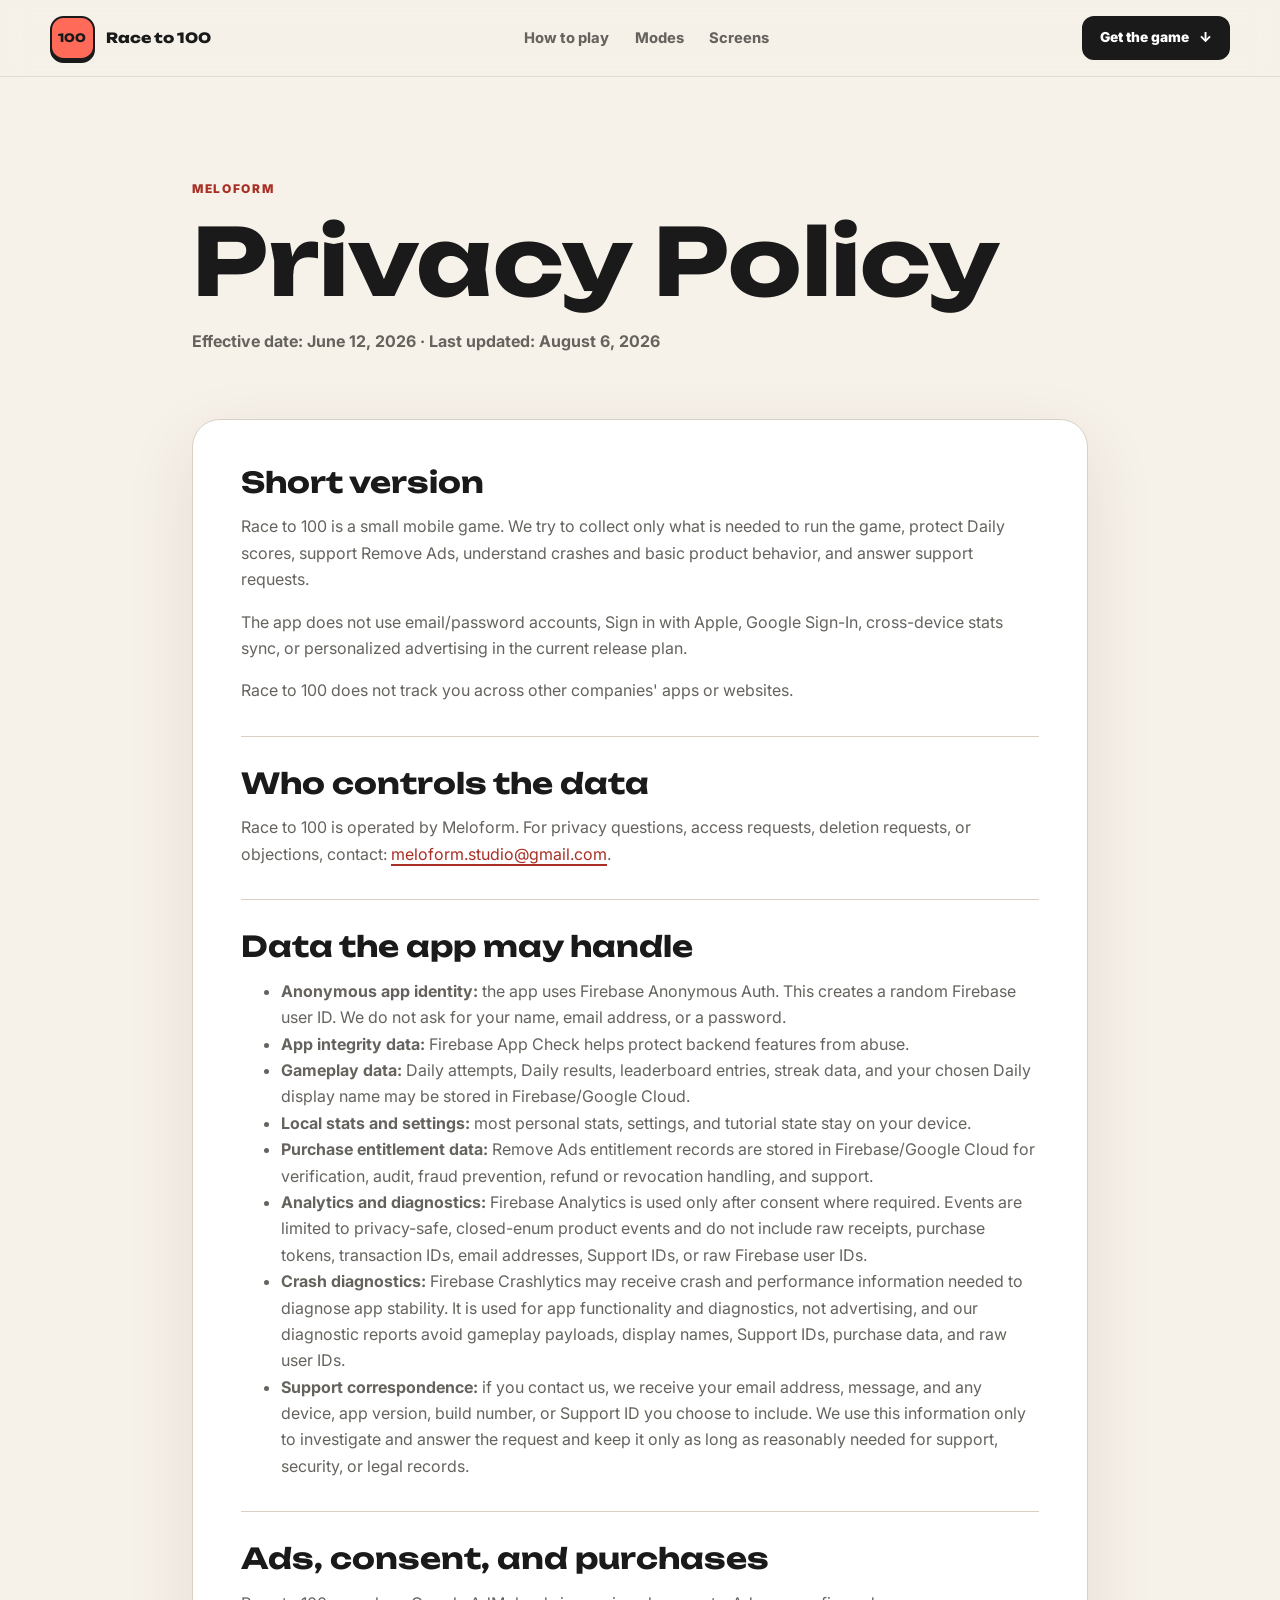
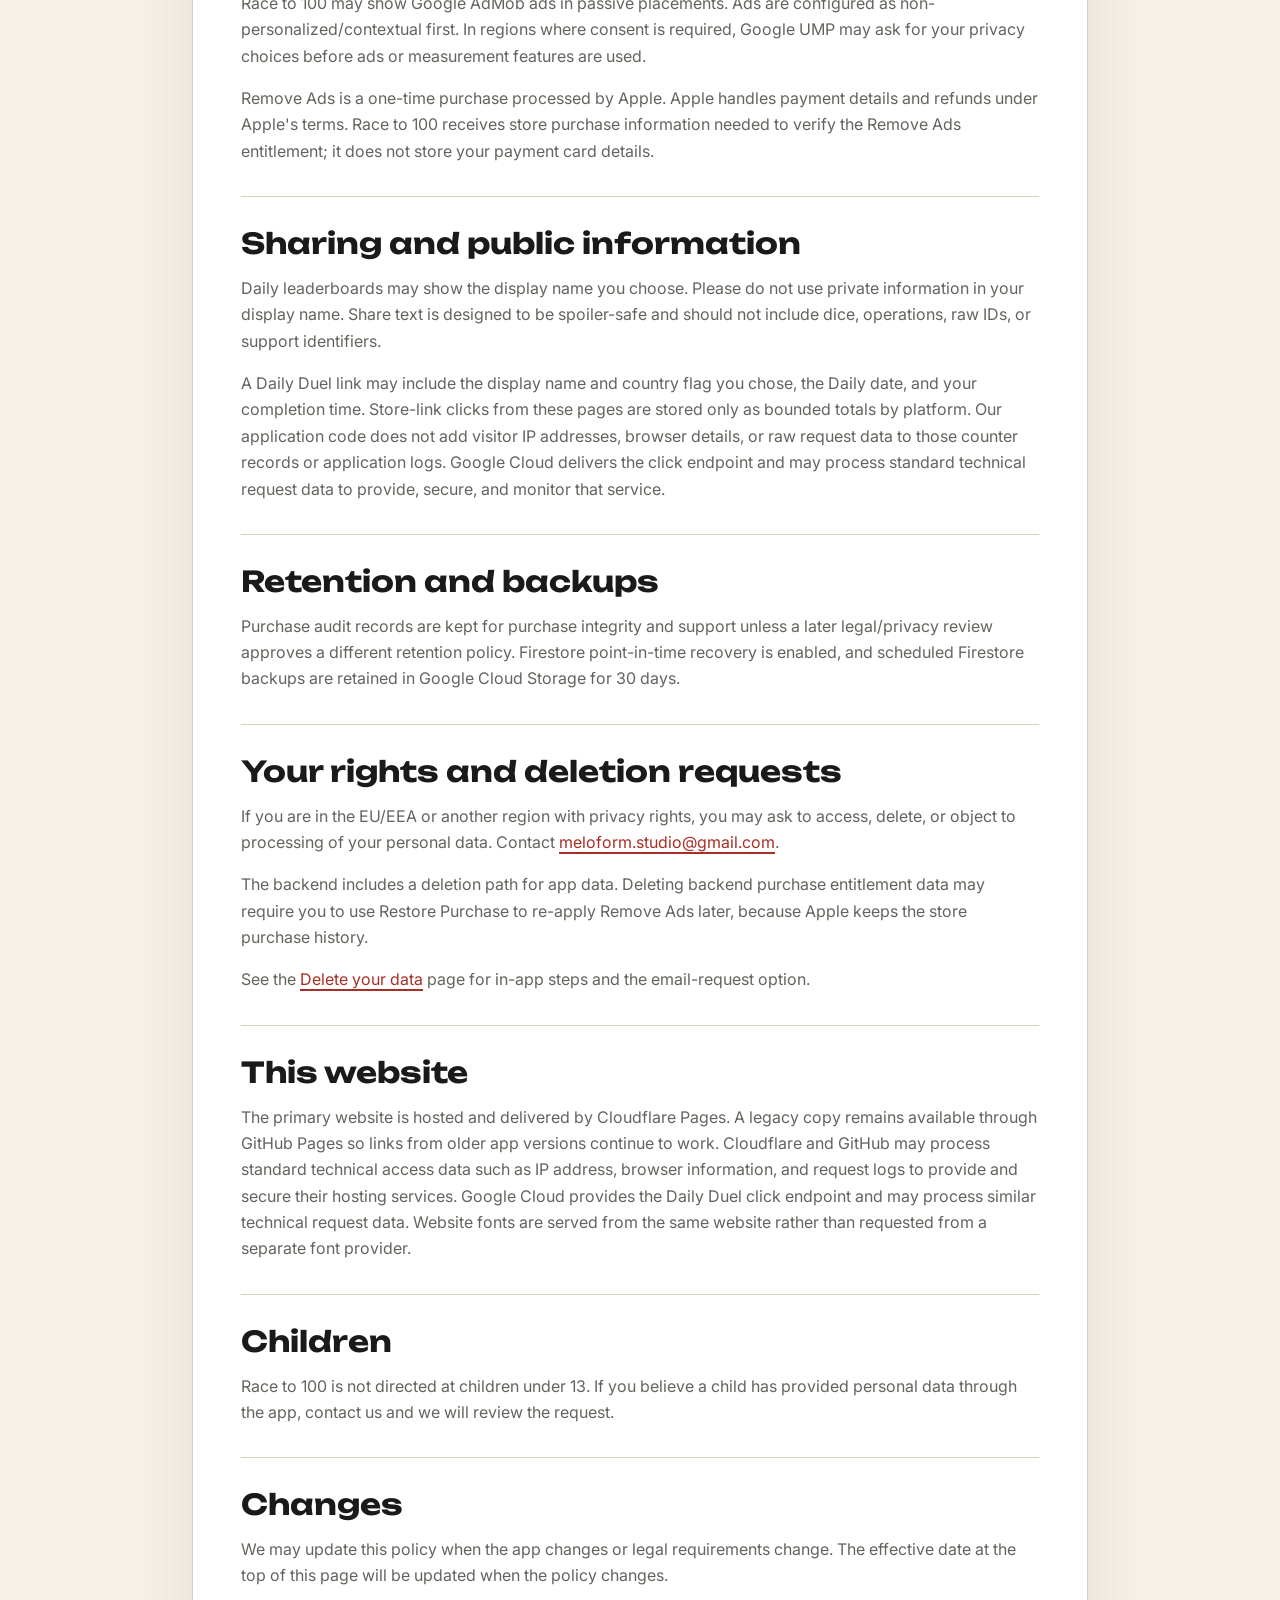
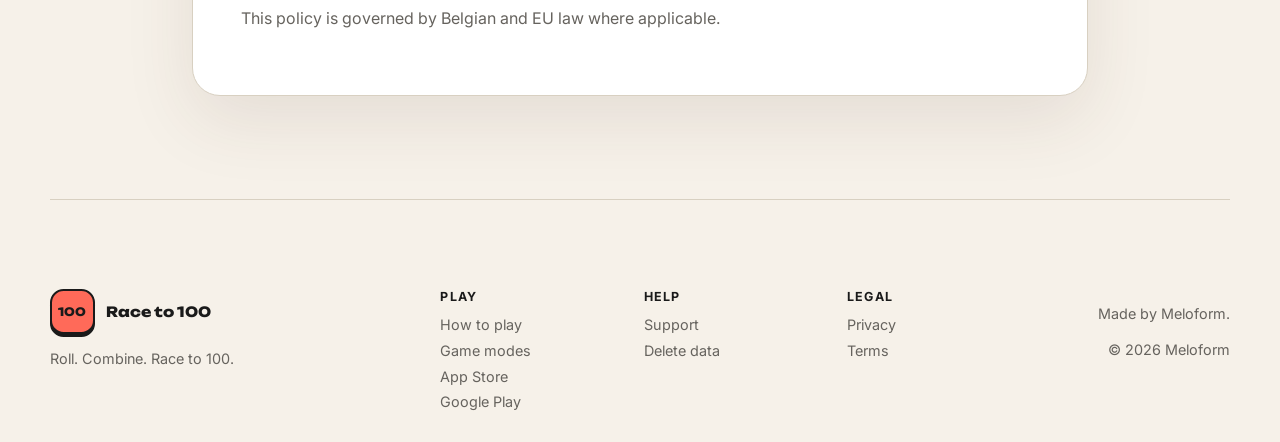
<file: privacy.html>
<!DOCTYPE html><html lang="en"><head><meta charset="utf-8"><meta name="viewport" content="width=device-width, initial-scale=1"><meta name="color-scheme" content="light"><meta name="theme-color" content="#f6f1e9"><title>Race to 100 Privacy Policy</title><meta name="description" content="Read how Race to 100 handles local gameplay data, Daily services, sharing, purchases, and deletion requests."><meta name="robots" content="index,follow"><link rel="canonical" href="https://raceto100.app/privacy"><link rel="preload" href="/assets/fonts/Unbounded-Latin.woff2" as="font" type="font/woff2" crossorigin="anonymous"><meta property="og:type" content="website"><meta property="og:site_name" content="Race to 100"><meta property="og:title" content="Race to 100 Privacy Policy"><meta property="og:description" content="Read how Race to 100 handles local gameplay data, Daily services, sharing, purchases, and deletion requests."><meta property="og:url" content="https://raceto100.app/privacy"><meta property="og:image" content="https://raceto100.app/assets/social/og-race-to-100.png"><meta property="og:image:width" content="1200"><meta property="og:image:height" content="630"><meta property="og:image:alt" content="Race to 100 title with number tiles combining five, three, and two into ten."><meta name="twitter:card" content="summary_large_image"><meta name="twitter:title" content="Race to 100 Privacy Policy"><meta name="twitter:description" content="Read how Race to 100 handles local gameplay data, Daily services, sharing, purchases, and deletion requests."><meta name="twitter:image" content="https://raceto100.app/assets/social/og-race-to-100.png"><meta name="twitter:image:alt" content="Race to 100 title with number tiles combining five, three, and two into ten."><link rel="icon" type="image/png" sizes="32x32" href="/assets/icons/favicon.png"><link rel="icon" type="image/png" sizes="16x16" href="/assets/icons/favicon-16.png"><link rel="apple-touch-icon" sizes="180x180" href="/assets/icons/apple-touch-icon.png"><meta http-equiv="content-security-policy" content="default-src 'self';base-uri 'self';object-src 'none';form-action 'self';font-src 'self';img-src 'self' data:;connect-src 'self' https://europe-west1-race-to-100-dev.cloudfunctions.net;media-src 'none';worker-src 'none'; script-src 'self' 'sha256-BF0290pkb3jxQsE7z00xR8Imp8X34FLC88L0lkMnrGw=' 'sha256-QzWFZi+FLIx23tnm9SBU4aEgx4x8DsuASP07mfqol/c=' 'sha256-0chmwFk0zaA528yFfGV7J9ppIpdfTPPULncDF3WG7Zs=' 'sha256-eIXWvAmxkr251LJZkjniEK5LcPF3NkapbJepohwYRIc=' 'sha256-Q2BPg90ZMplYY+FSdApNErhpWafg2hcRRbndmvxuL/Q='; style-src 'self' 'sha256-m9pg8hqyFu5AFhJ51919gVQ+ETAJE6AkgI85ZaM+1Bk=' 'sha256-3EMqD3hNcxA5PP4/yMGA4VHi6vQxPtk0DRJEM/r80vc=' 'sha256-fljQWU2cQfXVrqJGu6VCjyxNtR0p3xsgKBNg5MRT7+Q=' 'sha256-NYnNsJMh5IYnqg3vPjjSBGkg7vsN93/PXxle62f0MXU=';"><style>:root{--color-bg:#f6f1e9;--color-surface:#fff;--color-elevated:#efe9dc;--color-border:#d8d0c1;--color-border-strong:#1a1a1a;--color-ink:#1a1a1a;--color-muted:#66635e;--color-subtle:#918c82;--color-coral:#ff6a59;--color-coral-deep:#a92f24;--color-coral-soft:#ffd9d0;--color-coral-tint:#ffefe9;--color-success:#0d8b55;--color-error:#c62f2f;--font-display:"Unbounded", "Arial Black", sans-serif;--font-body:"Inter", -apple-system, BlinkMacSystemFont, "Segoe UI", sans-serif;--page-width:1180px;--page-gutter:clamp(1rem, 3vw, 2rem);--radius-sm:.75rem;--radius-md:1.125rem;--radius-lg:1.75rem;--radius-pill:999px;--shadow-tile:0 3px 0 #1a1a1af2, 0 12px 24px #1a1a1a14;--shadow-card:0 24px 70px #4f32251a;--ease-out:cubic-bezier(.2, .8, .2, 1)}@font-face{font-family:Inter;src:url(/assets/fonts/Inter-Latin.woff2)format("woff2");font-display:swap;font-style:normal;font-weight:100 900}@font-face{font-family:Unbounded;src:url(/assets/fonts/Unbounded-Latin.woff2)format("woff2");font-display:swap;font-style:normal;font-weight:200 900}*,:before,:after{box-sizing:border-box}html{background:var(--color-bg);color:var(--color-ink);font-family:var(--font-body);scroll-behavior:smooth;text-rendering:optimizelegibility;font-size:100%}body{background:var(--color-bg);color:var(--color-ink);margin:0}main{min-width:0;overflow-x:clip}body:before{z-index:-1;content:"";pointer-events:none;background-image:radial-gradient(#1a1a1a0e .6px,#0000 .6px);background-size:6px 6px;position:fixed;inset:0}img,picture{max-width:100%;display:block}button,input,select,textarea{font:inherit}button,a{-webkit-tap-highlight-color:transparent}a{color:inherit;text-underline-offset:.22em;text-decoration-thickness:.1em}:focus-visible{outline:3px solid var(--color-coral-deep);outline-offset:4px}::selection{background:var(--color-coral-soft);color:var(--color-ink)}h1,h2,h3,p{margin-block-start:0}h1,h2,h3{font-family:var(--font-display);font-variant-numeric:tabular-nums;line-height:1.03}p,li{line-height:1.65}.skip-link{z-index:100;border:2px solid var(--color-ink);border-radius:var(--radius-sm);background:var(--color-surface);padding:.8rem 1rem;font-weight:800;position:fixed;top:.75rem;left:.75rem;transform:translateY(-150%)}.skip-link:focus{transform:translateY(0)}.site-header{z-index:40;padding-inline:var(--page-gutter);background:color-mix(in srgb, var(--color-bg) 90%, transparent);border-bottom:1px solid color-mix(in srgb, var(--color-border) 65%, transparent);backdrop-filter:blur(14px);position:sticky;top:0}.site-header__inner{width:min(100%, var(--page-width));grid-template-columns:auto 1fr auto;align-items:center;gap:1rem;min-height:4.75rem;margin-inline:auto;display:grid}.brand{width:max-content;color:var(--color-ink);font-family:var(--font-display);align-items:center;gap:.7rem;font-size:.88rem;font-weight:800;text-decoration:none;display:inline-flex}.brand__mark{aspect-ratio:1;border:2px solid var(--color-ink);background:var(--color-coral);width:2.8rem;color:var(--color-ink);box-shadow:0 3px 0 var(--color-ink);border-radius:.85rem;place-items:center;font-size:.72rem;display:grid}.site-nav{justify-content:center;gap:clamp(.8rem,2vw,1.6rem);font-size:.92rem;font-weight:750;display:flex}.site-nav a{color:var(--color-muted);text-decoration:none}.site-nav a:hover,.site-nav a[aria-current=page]{color:var(--color-ink)}.button{border:2px solid var(--color-ink);border-radius:var(--radius-sm);background:var(--color-surface);min-height:3.25rem;color:var(--color-ink);text-align:center;box-shadow:0 3px 0 var(--color-ink);cursor:pointer;transition:transform .16s var(--ease-out), box-shadow .16s var(--ease-out), background-color .16s ease;justify-content:center;align-items:center;gap:.6rem;padding:.85rem 1.3rem;font-weight:850;line-height:1.1;text-decoration:none;display:inline-flex}.button:hover{box-shadow:0 5px 0 var(--color-ink);transform:translateY(-2px)}.button:active{box-shadow:0 1px 0 var(--color-ink);transform:translateY(2px)}.button--coral{border-color:var(--color-coral-deep);background:var(--color-coral);color:var(--color-ink);box-shadow:0 3px 0 var(--color-coral-deep)}.button--ink{background:var(--color-ink);color:#fff;box-shadow:none}.button--small{min-height:2.75rem;padding:.7rem 1rem;font-size:.86rem}.store-links{flex-wrap:wrap;align-items:center;gap:.75rem;display:flex}.store-link{white-space:nowrap}.store-link--apple{border-color:var(--color-coral-deep);background:var(--color-coral);box-shadow:0 3px 0 var(--color-coral-deep)}.store-links--dark .store-link--apple{box-shadow:0 3px #fff}.store-links--dark .store-link--google{box-shadow:0 3px 0 var(--color-coral);background:#fff;border-color:#fff}.store-links--coral .store-link--apple{border-color:var(--color-ink);background:var(--color-ink);color:#fff;box-shadow:none}.store-links--coral .store-link--google{background:var(--color-surface)}.store-links--compact .store-link{min-height:2.9rem;padding:.7rem 1rem;font-size:.84rem}.eyebrow{color:var(--color-coral-deep);letter-spacing:.14em;text-transform:uppercase;margin-bottom:.9rem;font-size:.75rem;font-weight:850}.site-footer{width:min(calc(100% - 2 * var(--page-gutter)), var(--page-width));border-top:1px solid var(--color-border);grid-template-columns:1.1fr 2fr auto;gap:clamp(2rem,5vw,5rem);margin-inline:auto;padding-block:clamp(3rem,7vw,6rem) 2rem;display:grid}.site-footer__lead p,.site-footer__meta p{color:var(--color-muted);margin:.8rem 0 0;font-size:.9rem}.site-footer__nav{grid-template-columns:repeat(3,minmax(0,1fr));gap:1rem;display:grid}.site-footer__nav div{align-content:start;gap:.55rem;display:grid}.site-footer__nav strong{letter-spacing:.1em;text-transform:uppercase;margin-bottom:.2rem;font-size:.78rem}.site-footer__nav a{color:var(--color-muted);font-size:.9rem;text-decoration:none}.site-footer__nav a:hover{color:var(--color-ink);text-decoration:underline}.site-footer__meta{text-align:right}.legal-shell{width:min(calc(100% - 2 * var(--page-gutter)), 56rem);margin-inline:auto;padding-block:clamp(3rem,8vw,7rem)}.legal-hero{margin-bottom:clamp(2rem,6vw,4rem)}.legal-hero h1{overflow-wrap:anywhere;max-width:13ch;margin-bottom:1.2rem;font-size:clamp(2.6rem,8vw,5.8rem)}.legal-updated{color:var(--color-muted);font-weight:700}.legal-content{border:1px solid var(--color-border);border-radius:var(--radius-lg);background:var(--color-surface);box-shadow:var(--shadow-card);padding:clamp(1.25rem,4vw,3rem)}.legal-content section+section{border-top:1px solid var(--color-border);margin-top:2rem;padding-top:2rem}.legal-content h2{margin-bottom:1rem;font-size:clamp(1.25rem,3vw,1.8rem)}.legal-content p,.legal-content li{color:var(--color-muted)}.legal-content a{color:var(--color-coral-deep)}@media (width<=760px){.site-header__inner{grid-template-columns:1fr auto}.site-nav{display:none}.brand__name{font-size:.78rem}.site-footer{grid-template-columns:1fr}.site-footer__meta{text-align:left}}@media (width<=420px){.site-header__inner{flex-wrap:wrap;padding-block:.65rem;display:flex}.header-cta{padding-inline:.8rem}.store-links{width:100%}.store-link{flex:13rem}}@media (prefers-reduced-motion:reduce){*,:before,:after{scroll-behavior:auto!important;transition-duration:.01ms!important;animation-duration:.01ms!important;animation-iteration-count:1!important}}
</style></head><body class="legal-page"><a class="skip-link" href="#main-content">Skip to content</a><header class="site-header" data-site-header><div class="site-header__inner"><a class="brand" href="/"><span class="brand__mark" aria-hidden="true">100</span><span class="brand__name">Race to 100</span></a><nav class="site-nav" aria-label="Primary navigation"><a href="/how-to-play">How to play</a><a href="/#modes">Modes</a><a href="/#screens">Screens</a></nav><a class="button button--small button--ink header-cta" href="/#download"><span class="header-cta__label">Get the game</span><span class="header-cta__arrow" aria-hidden="true">↓</span></a></div></header><main id="main-content"><article class="legal-shell"><header class="legal-hero"><p class="eyebrow">Meloform</p><h1>Privacy Policy</h1><p class="legal-updated">Effective date: June 12, 2026 · Last updated: August 6, 2026</p></header><div class="legal-content"><section class="legal-section" aria-labelledby="privacy-summary"><h2 id="privacy-summary">Short version</h2><p>Race to 100 is a small mobile game. We try to collect only what is needed to run the game, protect Daily scores, support Remove Ads, understand crashes and basic product behavior, and answer support requests.</p><p>The app does not use email/password accounts, Sign in with Apple, Google Sign-In, cross-device stats sync, or personalized advertising in the current release plan.</p><p>Race to 100 does not track you across other companies' apps or websites.</p></section><section class="legal-section" aria-labelledby="privacy-controller"><h2 id="privacy-controller">Who controls the data</h2><p>Race to 100 is operated by Meloform. For privacy questions, access requests, deletion requests, or objections, contact: <a href="mailto:meloform.studio@gmail.com">meloform.studio@gmail.com</a>.</p></section><section class="legal-section" aria-labelledby="privacy-data"><h2 id="privacy-data">Data the app may handle</h2><ul><li><strong>Anonymous app identity:</strong> the app uses Firebase Anonymous Auth. This creates a random Firebase user ID. We do not ask for your name, email address, or a password.</li><li><strong>App integrity data:</strong> Firebase App Check helps protect backend features from abuse.</li><li><strong>Gameplay data:</strong> Daily attempts, Daily results, leaderboard entries, streak data, and your chosen Daily display name may be stored in Firebase/Google Cloud.</li><li><strong>Local stats and settings:</strong> most personal stats, settings, and tutorial state stay on your device.</li><li><strong>Purchase entitlement data:</strong> Remove Ads entitlement records are stored in Firebase/Google Cloud for verification, audit, fraud prevention, refund or revocation handling, and support.</li><li><strong>Analytics and diagnostics:</strong> Firebase Analytics is used only after consent where required. Events are limited to privacy-safe, closed-enum product events and do not include raw receipts, purchase tokens, transaction IDs, email addresses, Support IDs, or raw Firebase user IDs.</li><li><strong>Crash diagnostics:</strong> Firebase Crashlytics may receive crash and performance information needed to diagnose app stability. It is used for app functionality and diagnostics, not advertising, and our diagnostic reports avoid gameplay payloads, display names, Support IDs, purchase data, and raw user IDs.</li><li><strong>Support correspondence:</strong> if you contact us, we receive your email address, message, and any device, app version, build number, or Support ID you choose to include. We use this information only to investigate and answer the request and keep it only as long as reasonably needed for support, security, or legal records.</li></ul></section><section class="legal-section" aria-labelledby="privacy-ads"><h2 id="privacy-ads">Ads, consent, and purchases</h2><p>Race to 100 may show Google AdMob ads in passive placements. Ads are configured as non-personalized/contextual first. In regions where consent is required, Google UMP may ask for your privacy choices before ads or measurement features are used.</p><p>Remove Ads is a one-time purchase processed by Apple. Apple handles payment details and refunds under Apple's terms. Race to 100 receives store purchase information needed to verify the Remove Ads entitlement; it does not store your payment card details.</p></section><section class="legal-section" aria-labelledby="privacy-sharing"><h2 id="privacy-sharing">Sharing and public information</h2><p>Daily leaderboards may show the display name you choose. Please do not use private information in your display name. Share text is designed to be spoiler-safe and should not include dice, operations, raw IDs, or support identifiers.</p><p>A Daily Duel link may include the display name and country flag you chose, the Daily date, and your completion time. Store-link clicks from these pages are stored only as bounded totals by platform. Our application code does not add visitor IP addresses, browser details, or raw request data to those counter records or application logs. Google Cloud delivers the click endpoint and may process standard technical request data to provide, secure, and monitor that service.</p></section><section class="legal-section" aria-labelledby="privacy-retention"><h2 id="privacy-retention">Retention and backups</h2><p>Purchase audit records are kept for purchase integrity and support unless a later legal/privacy review approves a different retention policy. Firestore point-in-time recovery is enabled, and scheduled Firestore backups are retained in Google Cloud Storage for 30 days.</p></section><section class="legal-section" aria-labelledby="privacy-deletion"><h2 id="privacy-deletion">Your rights and deletion requests</h2><p>If you are in the EU/EEA or another region with privacy rights, you may ask to access, delete, or object to processing of your personal data. Contact <a href="mailto:meloform.studio@gmail.com">meloform.studio@gmail.com</a>.</p><p>The backend includes a deletion path for app data. Deleting backend purchase entitlement data may require you to use Restore Purchase to re-apply Remove Ads later, because Apple keeps the store purchase history.</p><p>See the <a href="/delete-data">Delete your data</a> page for in-app steps and the email-request option.</p></section><section class="legal-section" aria-labelledby="privacy-site"><h2 id="privacy-site">This website</h2><p>The primary website is hosted and delivered by Cloudflare Pages. A legacy copy remains available through GitHub Pages so links from older app versions continue to work. Cloudflare and GitHub may process standard technical access data such as IP address, browser information, and request logs to provide and secure their hosting services. Google Cloud provides the Daily Duel click endpoint and may process similar technical request data. Website fonts are served from the same website rather than requested from a separate font provider.</p></section><section class="legal-section" aria-labelledby="privacy-children"><h2 id="privacy-children">Children</h2><p>Race to 100 is not directed at children under 13. If you believe a child has provided personal data through the app, contact us and we will review the request.</p></section><section class="legal-section" aria-labelledby="privacy-changes"><h2 id="privacy-changes">Changes</h2><p>We may update this policy when the app changes or legal requirements change. The effective date at the top of this page will be updated when the policy changes.</p><p>This policy is governed by Belgian and EU law where applicable.</p></section></div></article></main><footer class="site-footer"><div class="site-footer__lead"><a class="brand" href="/"><span class="brand__mark" aria-hidden="true">100</span><span class="brand__name">Race to 100</span></a><p>Roll. Combine. Race to 100.</p></div><nav class="site-footer__nav" aria-label="Footer navigation"><div><strong>Play</strong><a href="/how-to-play">How to play</a><a href="/#modes">Game modes</a><a href="https://apps.apple.com/app/id6775581657" rel="external">App Store</a><a href="https://play.google.com/store/apps/details?id=com.meloform.raceto100" rel="external">Google Play</a></div><div><strong>Help</strong><a href="/support">Support</a><a href="/delete-data">Delete data</a></div><div><strong>Legal</strong><a href="/privacy">Privacy</a><a href="/terms">Terms</a></div></nav><div class="site-footer__meta"><p>Made by Meloform.</p><p>&copy; 2026 Meloform</p></div></footer></body></html>
</file>
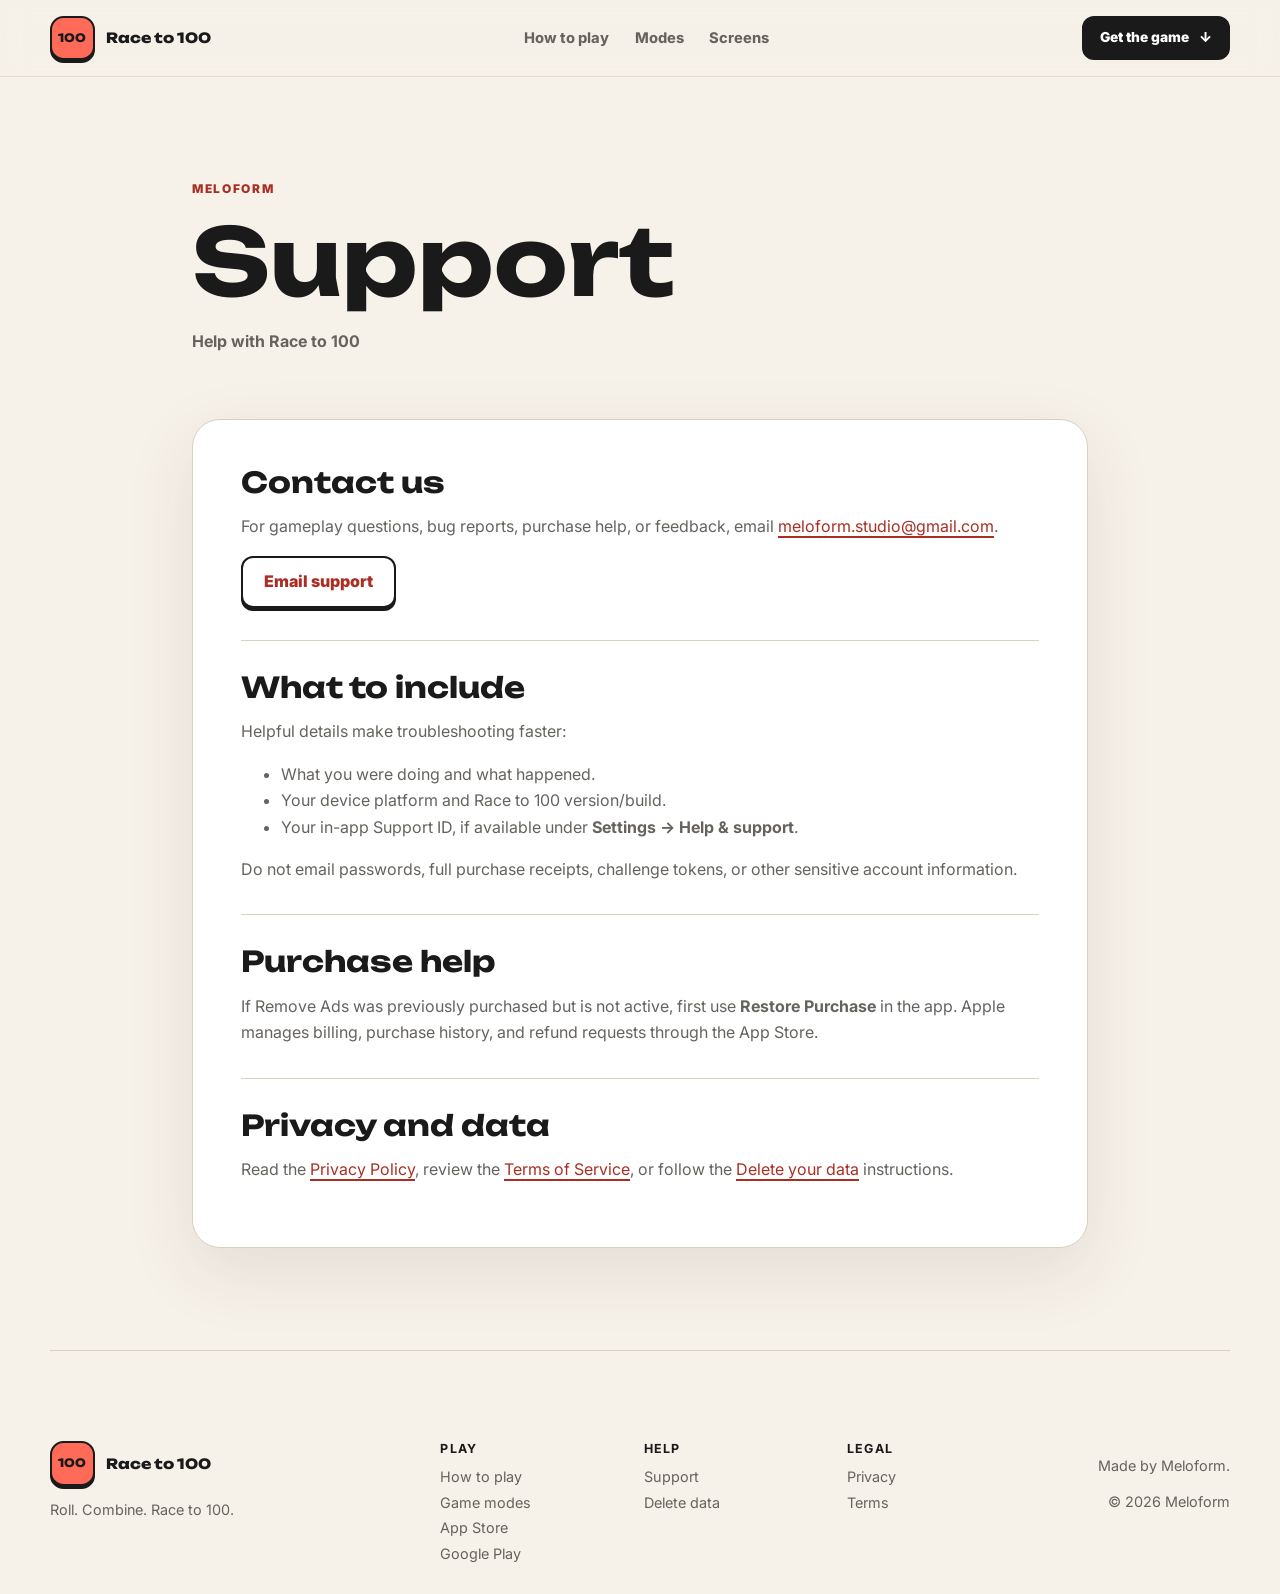
<file: support.html>
<!DOCTYPE html><html lang="en"><head><meta charset="utf-8"><meta name="viewport" content="width=device-width, initial-scale=1"><meta name="color-scheme" content="light"><meta name="theme-color" content="#f6f1e9"><title>Race to 100 Support</title><meta name="description" content="Get help with Race to 100, Daily Challenge, purchases, privacy, or data deletion."><meta name="robots" content="index,follow"><link rel="canonical" href="https://raceto100.app/support"><link rel="preload" href="/assets/fonts/Unbounded-Latin.woff2" as="font" type="font/woff2" crossorigin="anonymous"><meta property="og:type" content="website"><meta property="og:site_name" content="Race to 100"><meta property="og:title" content="Race to 100 Support"><meta property="og:description" content="Get help with Race to 100, Daily Challenge, purchases, privacy, or data deletion."><meta property="og:url" content="https://raceto100.app/support"><meta property="og:image" content="https://raceto100.app/assets/social/og-race-to-100.png"><meta property="og:image:width" content="1200"><meta property="og:image:height" content="630"><meta property="og:image:alt" content="Race to 100 title with number tiles combining five, three, and two into ten."><meta name="twitter:card" content="summary_large_image"><meta name="twitter:title" content="Race to 100 Support"><meta name="twitter:description" content="Get help with Race to 100, Daily Challenge, purchases, privacy, or data deletion."><meta name="twitter:image" content="https://raceto100.app/assets/social/og-race-to-100.png"><meta name="twitter:image:alt" content="Race to 100 title with number tiles combining five, three, and two into ten."><link rel="icon" type="image/png" sizes="32x32" href="/assets/icons/favicon.png"><link rel="icon" type="image/png" sizes="16x16" href="/assets/icons/favicon-16.png"><link rel="apple-touch-icon" sizes="180x180" href="/assets/icons/apple-touch-icon.png"><meta http-equiv="content-security-policy" content="default-src 'self';base-uri 'self';object-src 'none';form-action 'self';font-src 'self';img-src 'self' data:;connect-src 'self' https://europe-west1-race-to-100-dev.cloudfunctions.net;media-src 'none';worker-src 'none'; script-src 'self' 'sha256-BF0290pkb3jxQsE7z00xR8Imp8X34FLC88L0lkMnrGw=' 'sha256-QzWFZi+FLIx23tnm9SBU4aEgx4x8DsuASP07mfqol/c=' 'sha256-0chmwFk0zaA528yFfGV7J9ppIpdfTPPULncDF3WG7Zs=' 'sha256-eIXWvAmxkr251LJZkjniEK5LcPF3NkapbJepohwYRIc=' 'sha256-Q2BPg90ZMplYY+FSdApNErhpWafg2hcRRbndmvxuL/Q='; style-src 'self' 'sha256-m9pg8hqyFu5AFhJ51919gVQ+ETAJE6AkgI85ZaM+1Bk=' 'sha256-3EMqD3hNcxA5PP4/yMGA4VHi6vQxPtk0DRJEM/r80vc=' 'sha256-fljQWU2cQfXVrqJGu6VCjyxNtR0p3xsgKBNg5MRT7+Q=' 'sha256-NYnNsJMh5IYnqg3vPjjSBGkg7vsN93/PXxle62f0MXU=';"><style>:root{--color-bg:#f6f1e9;--color-surface:#fff;--color-elevated:#efe9dc;--color-border:#d8d0c1;--color-border-strong:#1a1a1a;--color-ink:#1a1a1a;--color-muted:#66635e;--color-subtle:#918c82;--color-coral:#ff6a59;--color-coral-deep:#a92f24;--color-coral-soft:#ffd9d0;--color-coral-tint:#ffefe9;--color-success:#0d8b55;--color-error:#c62f2f;--font-display:"Unbounded", "Arial Black", sans-serif;--font-body:"Inter", -apple-system, BlinkMacSystemFont, "Segoe UI", sans-serif;--page-width:1180px;--page-gutter:clamp(1rem, 3vw, 2rem);--radius-sm:.75rem;--radius-md:1.125rem;--radius-lg:1.75rem;--radius-pill:999px;--shadow-tile:0 3px 0 #1a1a1af2, 0 12px 24px #1a1a1a14;--shadow-card:0 24px 70px #4f32251a;--ease-out:cubic-bezier(.2, .8, .2, 1)}@font-face{font-family:Inter;src:url(/assets/fonts/Inter-Latin.woff2)format("woff2");font-display:swap;font-style:normal;font-weight:100 900}@font-face{font-family:Unbounded;src:url(/assets/fonts/Unbounded-Latin.woff2)format("woff2");font-display:swap;font-style:normal;font-weight:200 900}*,:before,:after{box-sizing:border-box}html{background:var(--color-bg);color:var(--color-ink);font-family:var(--font-body);scroll-behavior:smooth;text-rendering:optimizelegibility;font-size:100%}body{background:var(--color-bg);color:var(--color-ink);margin:0}main{min-width:0;overflow-x:clip}body:before{z-index:-1;content:"";pointer-events:none;background-image:radial-gradient(#1a1a1a0e .6px,#0000 .6px);background-size:6px 6px;position:fixed;inset:0}img,picture{max-width:100%;display:block}button,input,select,textarea{font:inherit}button,a{-webkit-tap-highlight-color:transparent}a{color:inherit;text-underline-offset:.22em;text-decoration-thickness:.1em}:focus-visible{outline:3px solid var(--color-coral-deep);outline-offset:4px}::selection{background:var(--color-coral-soft);color:var(--color-ink)}h1,h2,h3,p{margin-block-start:0}h1,h2,h3{font-family:var(--font-display);font-variant-numeric:tabular-nums;line-height:1.03}p,li{line-height:1.65}.skip-link{z-index:100;border:2px solid var(--color-ink);border-radius:var(--radius-sm);background:var(--color-surface);padding:.8rem 1rem;font-weight:800;position:fixed;top:.75rem;left:.75rem;transform:translateY(-150%)}.skip-link:focus{transform:translateY(0)}.site-header{z-index:40;padding-inline:var(--page-gutter);background:color-mix(in srgb, var(--color-bg) 90%, transparent);border-bottom:1px solid color-mix(in srgb, var(--color-border) 65%, transparent);backdrop-filter:blur(14px);position:sticky;top:0}.site-header__inner{width:min(100%, var(--page-width));grid-template-columns:auto 1fr auto;align-items:center;gap:1rem;min-height:4.75rem;margin-inline:auto;display:grid}.brand{width:max-content;color:var(--color-ink);font-family:var(--font-display);align-items:center;gap:.7rem;font-size:.88rem;font-weight:800;text-decoration:none;display:inline-flex}.brand__mark{aspect-ratio:1;border:2px solid var(--color-ink);background:var(--color-coral);width:2.8rem;color:var(--color-ink);box-shadow:0 3px 0 var(--color-ink);border-radius:.85rem;place-items:center;font-size:.72rem;display:grid}.site-nav{justify-content:center;gap:clamp(.8rem,2vw,1.6rem);font-size:.92rem;font-weight:750;display:flex}.site-nav a{color:var(--color-muted);text-decoration:none}.site-nav a:hover,.site-nav a[aria-current=page]{color:var(--color-ink)}.button{border:2px solid var(--color-ink);border-radius:var(--radius-sm);background:var(--color-surface);min-height:3.25rem;color:var(--color-ink);text-align:center;box-shadow:0 3px 0 var(--color-ink);cursor:pointer;transition:transform .16s var(--ease-out), box-shadow .16s var(--ease-out), background-color .16s ease;justify-content:center;align-items:center;gap:.6rem;padding:.85rem 1.3rem;font-weight:850;line-height:1.1;text-decoration:none;display:inline-flex}.button:hover{box-shadow:0 5px 0 var(--color-ink);transform:translateY(-2px)}.button:active{box-shadow:0 1px 0 var(--color-ink);transform:translateY(2px)}.button--coral{border-color:var(--color-coral-deep);background:var(--color-coral);color:var(--color-ink);box-shadow:0 3px 0 var(--color-coral-deep)}.button--ink{background:var(--color-ink);color:#fff;box-shadow:none}.button--small{min-height:2.75rem;padding:.7rem 1rem;font-size:.86rem}.store-links{flex-wrap:wrap;align-items:center;gap:.75rem;display:flex}.store-link{white-space:nowrap}.store-link--apple{border-color:var(--color-coral-deep);background:var(--color-coral);box-shadow:0 3px 0 var(--color-coral-deep)}.store-links--dark .store-link--apple{box-shadow:0 3px #fff}.store-links--dark .store-link--google{box-shadow:0 3px 0 var(--color-coral);background:#fff;border-color:#fff}.store-links--coral .store-link--apple{border-color:var(--color-ink);background:var(--color-ink);color:#fff;box-shadow:none}.store-links--coral .store-link--google{background:var(--color-surface)}.store-links--compact .store-link{min-height:2.9rem;padding:.7rem 1rem;font-size:.84rem}.eyebrow{color:var(--color-coral-deep);letter-spacing:.14em;text-transform:uppercase;margin-bottom:.9rem;font-size:.75rem;font-weight:850}.site-footer{width:min(calc(100% - 2 * var(--page-gutter)), var(--page-width));border-top:1px solid var(--color-border);grid-template-columns:1.1fr 2fr auto;gap:clamp(2rem,5vw,5rem);margin-inline:auto;padding-block:clamp(3rem,7vw,6rem) 2rem;display:grid}.site-footer__lead p,.site-footer__meta p{color:var(--color-muted);margin:.8rem 0 0;font-size:.9rem}.site-footer__nav{grid-template-columns:repeat(3,minmax(0,1fr));gap:1rem;display:grid}.site-footer__nav div{align-content:start;gap:.55rem;display:grid}.site-footer__nav strong{letter-spacing:.1em;text-transform:uppercase;margin-bottom:.2rem;font-size:.78rem}.site-footer__nav a{color:var(--color-muted);font-size:.9rem;text-decoration:none}.site-footer__nav a:hover{color:var(--color-ink);text-decoration:underline}.site-footer__meta{text-align:right}.legal-shell{width:min(calc(100% - 2 * var(--page-gutter)), 56rem);margin-inline:auto;padding-block:clamp(3rem,8vw,7rem)}.legal-hero{margin-bottom:clamp(2rem,6vw,4rem)}.legal-hero h1{overflow-wrap:anywhere;max-width:13ch;margin-bottom:1.2rem;font-size:clamp(2.6rem,8vw,5.8rem)}.legal-updated{color:var(--color-muted);font-weight:700}.legal-content{border:1px solid var(--color-border);border-radius:var(--radius-lg);background:var(--color-surface);box-shadow:var(--shadow-card);padding:clamp(1.25rem,4vw,3rem)}.legal-content section+section{border-top:1px solid var(--color-border);margin-top:2rem;padding-top:2rem}.legal-content h2{margin-bottom:1rem;font-size:clamp(1.25rem,3vw,1.8rem)}.legal-content p,.legal-content li{color:var(--color-muted)}.legal-content a{color:var(--color-coral-deep)}@media (width<=760px){.site-header__inner{grid-template-columns:1fr auto}.site-nav{display:none}.brand__name{font-size:.78rem}.site-footer{grid-template-columns:1fr}.site-footer__meta{text-align:left}}@media (width<=420px){.site-header__inner{flex-wrap:wrap;padding-block:.65rem;display:flex}.header-cta{padding-inline:.8rem}.store-links{width:100%}.store-link{flex:13rem}}@media (prefers-reduced-motion:reduce){*,:before,:after{scroll-behavior:auto!important;transition-duration:.01ms!important;animation-duration:.01ms!important;animation-iteration-count:1!important}}
</style></head><body class="legal-page"><a class="skip-link" href="#main-content">Skip to content</a><header class="site-header" data-site-header><div class="site-header__inner"><a class="brand" href="/"><span class="brand__mark" aria-hidden="true">100</span><span class="brand__name">Race to 100</span></a><nav class="site-nav" aria-label="Primary navigation"><a href="/how-to-play">How to play</a><a href="/#modes">Modes</a><a href="/#screens">Screens</a></nav><a class="button button--small button--ink header-cta" href="/#download"><span class="header-cta__label">Get the game</span><span class="header-cta__arrow" aria-hidden="true">↓</span></a></div></header><main id="main-content"><article class="legal-shell"><header class="legal-hero"><p class="eyebrow">Meloform</p><h1>Support</h1><p class="legal-updated">Help with Race to 100</p></header><div class="legal-content"><section class="legal-section" aria-labelledby="support-contact"><h2 id="support-contact">Contact us</h2><p>For gameplay questions, bug reports, purchase help, or feedback, email <a href="mailto:meloform.studio@gmail.com?subject=Race%20to%20100%20support">meloform.studio@gmail.com</a>.</p><p><a class="button" href="mailto:meloform.studio@gmail.com?subject=Race%20to%20100%20support">Email support</a></p></section><section class="legal-section" aria-labelledby="support-details"><h2 id="support-details">What to include</h2><p>Helpful details make troubleshooting faster:</p><ul><li>What you were doing and what happened.</li><li>Your device platform and Race to 100 version/build.</li><li>Your in-app Support ID, if available under <strong>Settings → Help &amp; support</strong>.</li></ul><p>Do not email passwords, full purchase receipts, challenge tokens, or other sensitive account information.</p></section><section class="legal-section" aria-labelledby="support-purchases"><h2 id="support-purchases">Purchase help</h2><p>If Remove Ads was previously purchased but is not active, first use <strong>Restore Purchase</strong> in the app. Apple manages billing, purchase history, and refund requests through the App Store.</p></section><section class="legal-section" aria-labelledby="support-privacy"><h2 id="support-privacy">Privacy and data</h2><p>Read the <a href="/privacy">Privacy Policy</a>, review the <a href="/terms">Terms of Service</a>, or follow the <a href="/delete-data">Delete your data</a> instructions.</p></section></div></article></main><footer class="site-footer"><div class="site-footer__lead"><a class="brand" href="/"><span class="brand__mark" aria-hidden="true">100</span><span class="brand__name">Race to 100</span></a><p>Roll. Combine. Race to 100.</p></div><nav class="site-footer__nav" aria-label="Footer navigation"><div><strong>Play</strong><a href="/how-to-play">How to play</a><a href="/#modes">Game modes</a><a href="https://apps.apple.com/app/id6775581657" rel="external">App Store</a><a href="https://play.google.com/store/apps/details?id=com.meloform.raceto100" rel="external">Google Play</a></div><div><strong>Help</strong><a href="/support">Support</a><a href="/delete-data">Delete data</a></div><div><strong>Legal</strong><a href="/privacy">Privacy</a><a href="/terms">Terms</a></div></nav><div class="site-footer__meta"><p>Made by Meloform.</p><p>&copy; 2026 Meloform</p></div></footer></body></html>
</file>
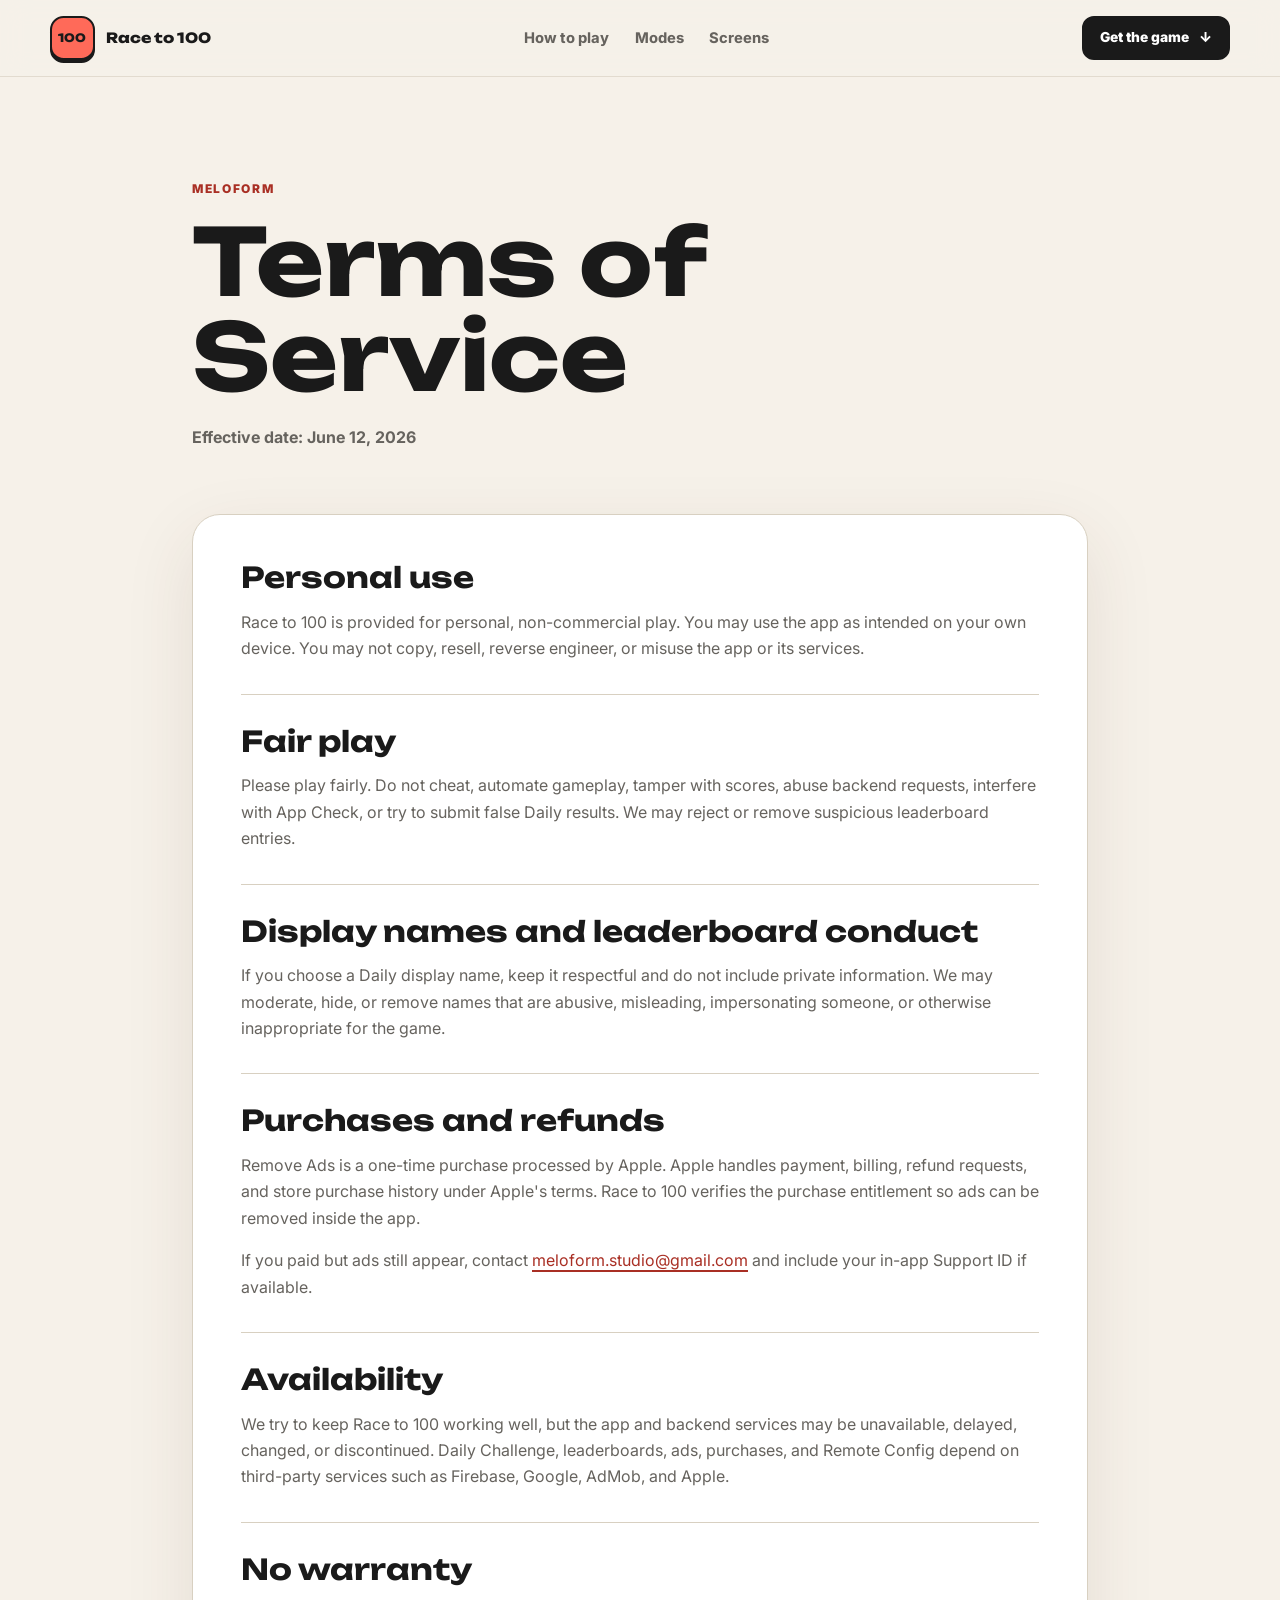
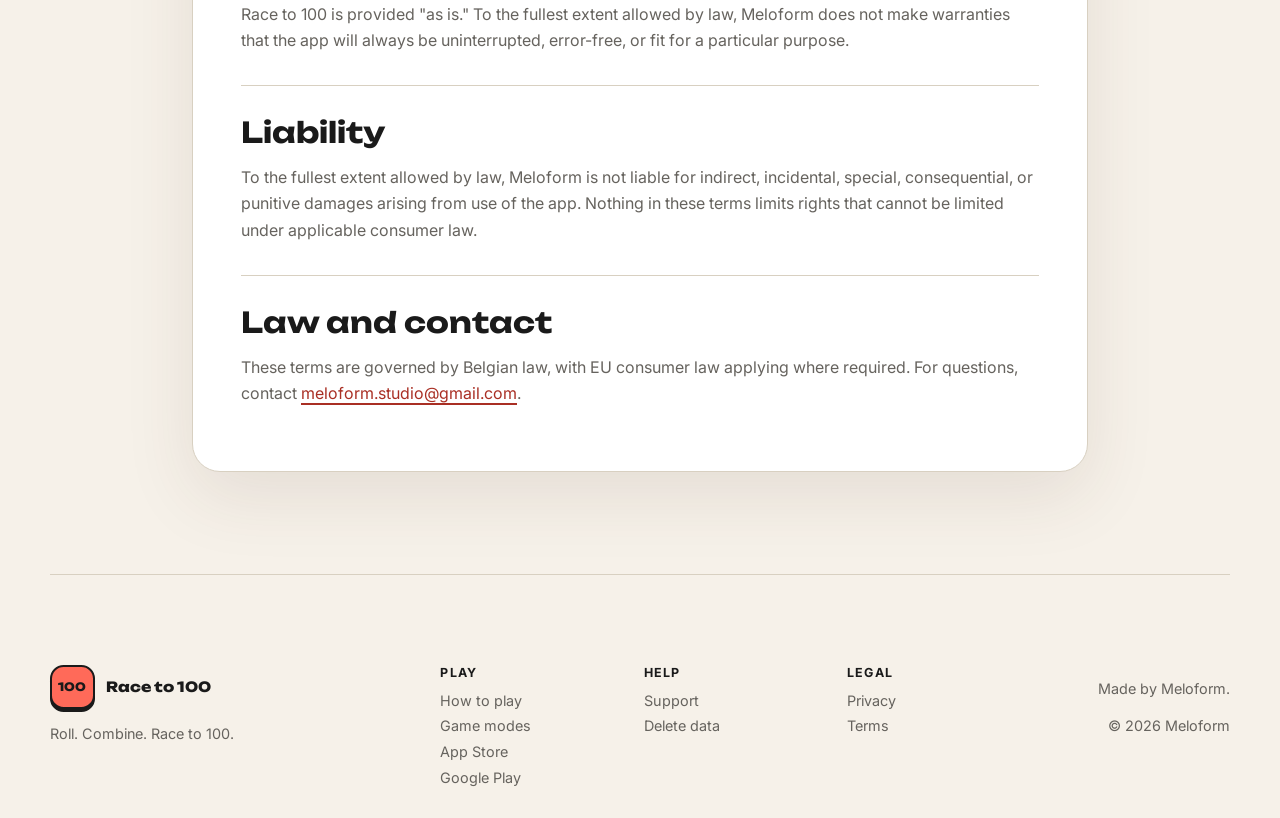
<file: terms.html>
<!DOCTYPE html><html lang="en"><head><meta charset="utf-8"><meta name="viewport" content="width=device-width, initial-scale=1"><meta name="color-scheme" content="light"><meta name="theme-color" content="#f6f1e9"><title>Race to 100 Terms of Service</title><meta name="description" content="Read the terms that apply when you download and play Race to 100."><meta name="robots" content="index,follow"><link rel="canonical" href="https://raceto100.app/terms"><link rel="preload" href="/assets/fonts/Unbounded-Latin.woff2" as="font" type="font/woff2" crossorigin="anonymous"><meta property="og:type" content="website"><meta property="og:site_name" content="Race to 100"><meta property="og:title" content="Race to 100 Terms of Service"><meta property="og:description" content="Read the terms that apply when you download and play Race to 100."><meta property="og:url" content="https://raceto100.app/terms"><meta property="og:image" content="https://raceto100.app/assets/social/og-race-to-100.png"><meta property="og:image:width" content="1200"><meta property="og:image:height" content="630"><meta property="og:image:alt" content="Race to 100 title with number tiles combining five, three, and two into ten."><meta name="twitter:card" content="summary_large_image"><meta name="twitter:title" content="Race to 100 Terms of Service"><meta name="twitter:description" content="Read the terms that apply when you download and play Race to 100."><meta name="twitter:image" content="https://raceto100.app/assets/social/og-race-to-100.png"><meta name="twitter:image:alt" content="Race to 100 title with number tiles combining five, three, and two into ten."><link rel="icon" type="image/png" sizes="32x32" href="/assets/icons/favicon.png"><link rel="icon" type="image/png" sizes="16x16" href="/assets/icons/favicon-16.png"><link rel="apple-touch-icon" sizes="180x180" href="/assets/icons/apple-touch-icon.png"><meta http-equiv="content-security-policy" content="default-src 'self';base-uri 'self';object-src 'none';form-action 'self';font-src 'self';img-src 'self' data:;connect-src 'self' https://europe-west1-race-to-100-dev.cloudfunctions.net;media-src 'none';worker-src 'none'; script-src 'self' 'sha256-BF0290pkb3jxQsE7z00xR8Imp8X34FLC88L0lkMnrGw=' 'sha256-QzWFZi+FLIx23tnm9SBU4aEgx4x8DsuASP07mfqol/c=' 'sha256-0chmwFk0zaA528yFfGV7J9ppIpdfTPPULncDF3WG7Zs=' 'sha256-eIXWvAmxkr251LJZkjniEK5LcPF3NkapbJepohwYRIc=' 'sha256-Q2BPg90ZMplYY+FSdApNErhpWafg2hcRRbndmvxuL/Q='; style-src 'self' 'sha256-m9pg8hqyFu5AFhJ51919gVQ+ETAJE6AkgI85ZaM+1Bk=' 'sha256-3EMqD3hNcxA5PP4/yMGA4VHi6vQxPtk0DRJEM/r80vc=' 'sha256-fljQWU2cQfXVrqJGu6VCjyxNtR0p3xsgKBNg5MRT7+Q=' 'sha256-NYnNsJMh5IYnqg3vPjjSBGkg7vsN93/PXxle62f0MXU=';"><style>:root{--color-bg:#f6f1e9;--color-surface:#fff;--color-elevated:#efe9dc;--color-border:#d8d0c1;--color-border-strong:#1a1a1a;--color-ink:#1a1a1a;--color-muted:#66635e;--color-subtle:#918c82;--color-coral:#ff6a59;--color-coral-deep:#a92f24;--color-coral-soft:#ffd9d0;--color-coral-tint:#ffefe9;--color-success:#0d8b55;--color-error:#c62f2f;--font-display:"Unbounded", "Arial Black", sans-serif;--font-body:"Inter", -apple-system, BlinkMacSystemFont, "Segoe UI", sans-serif;--page-width:1180px;--page-gutter:clamp(1rem, 3vw, 2rem);--radius-sm:.75rem;--radius-md:1.125rem;--radius-lg:1.75rem;--radius-pill:999px;--shadow-tile:0 3px 0 #1a1a1af2, 0 12px 24px #1a1a1a14;--shadow-card:0 24px 70px #4f32251a;--ease-out:cubic-bezier(.2, .8, .2, 1)}@font-face{font-family:Inter;src:url(/assets/fonts/Inter-Latin.woff2)format("woff2");font-display:swap;font-style:normal;font-weight:100 900}@font-face{font-family:Unbounded;src:url(/assets/fonts/Unbounded-Latin.woff2)format("woff2");font-display:swap;font-style:normal;font-weight:200 900}*,:before,:after{box-sizing:border-box}html{background:var(--color-bg);color:var(--color-ink);font-family:var(--font-body);scroll-behavior:smooth;text-rendering:optimizelegibility;font-size:100%}body{background:var(--color-bg);color:var(--color-ink);margin:0}main{min-width:0;overflow-x:clip}body:before{z-index:-1;content:"";pointer-events:none;background-image:radial-gradient(#1a1a1a0e .6px,#0000 .6px);background-size:6px 6px;position:fixed;inset:0}img,picture{max-width:100%;display:block}button,input,select,textarea{font:inherit}button,a{-webkit-tap-highlight-color:transparent}a{color:inherit;text-underline-offset:.22em;text-decoration-thickness:.1em}:focus-visible{outline:3px solid var(--color-coral-deep);outline-offset:4px}::selection{background:var(--color-coral-soft);color:var(--color-ink)}h1,h2,h3,p{margin-block-start:0}h1,h2,h3{font-family:var(--font-display);font-variant-numeric:tabular-nums;line-height:1.03}p,li{line-height:1.65}.skip-link{z-index:100;border:2px solid var(--color-ink);border-radius:var(--radius-sm);background:var(--color-surface);padding:.8rem 1rem;font-weight:800;position:fixed;top:.75rem;left:.75rem;transform:translateY(-150%)}.skip-link:focus{transform:translateY(0)}.site-header{z-index:40;padding-inline:var(--page-gutter);background:color-mix(in srgb, var(--color-bg) 90%, transparent);border-bottom:1px solid color-mix(in srgb, var(--color-border) 65%, transparent);backdrop-filter:blur(14px);position:sticky;top:0}.site-header__inner{width:min(100%, var(--page-width));grid-template-columns:auto 1fr auto;align-items:center;gap:1rem;min-height:4.75rem;margin-inline:auto;display:grid}.brand{width:max-content;color:var(--color-ink);font-family:var(--font-display);align-items:center;gap:.7rem;font-size:.88rem;font-weight:800;text-decoration:none;display:inline-flex}.brand__mark{aspect-ratio:1;border:2px solid var(--color-ink);background:var(--color-coral);width:2.8rem;color:var(--color-ink);box-shadow:0 3px 0 var(--color-ink);border-radius:.85rem;place-items:center;font-size:.72rem;display:grid}.site-nav{justify-content:center;gap:clamp(.8rem,2vw,1.6rem);font-size:.92rem;font-weight:750;display:flex}.site-nav a{color:var(--color-muted);text-decoration:none}.site-nav a:hover,.site-nav a[aria-current=page]{color:var(--color-ink)}.button{border:2px solid var(--color-ink);border-radius:var(--radius-sm);background:var(--color-surface);min-height:3.25rem;color:var(--color-ink);text-align:center;box-shadow:0 3px 0 var(--color-ink);cursor:pointer;transition:transform .16s var(--ease-out), box-shadow .16s var(--ease-out), background-color .16s ease;justify-content:center;align-items:center;gap:.6rem;padding:.85rem 1.3rem;font-weight:850;line-height:1.1;text-decoration:none;display:inline-flex}.button:hover{box-shadow:0 5px 0 var(--color-ink);transform:translateY(-2px)}.button:active{box-shadow:0 1px 0 var(--color-ink);transform:translateY(2px)}.button--coral{border-color:var(--color-coral-deep);background:var(--color-coral);color:var(--color-ink);box-shadow:0 3px 0 var(--color-coral-deep)}.button--ink{background:var(--color-ink);color:#fff;box-shadow:none}.button--small{min-height:2.75rem;padding:.7rem 1rem;font-size:.86rem}.store-links{flex-wrap:wrap;align-items:center;gap:.75rem;display:flex}.store-link{white-space:nowrap}.store-link--apple{border-color:var(--color-coral-deep);background:var(--color-coral);box-shadow:0 3px 0 var(--color-coral-deep)}.store-links--dark .store-link--apple{box-shadow:0 3px #fff}.store-links--dark .store-link--google{box-shadow:0 3px 0 var(--color-coral);background:#fff;border-color:#fff}.store-links--coral .store-link--apple{border-color:var(--color-ink);background:var(--color-ink);color:#fff;box-shadow:none}.store-links--coral .store-link--google{background:var(--color-surface)}.store-links--compact .store-link{min-height:2.9rem;padding:.7rem 1rem;font-size:.84rem}.eyebrow{color:var(--color-coral-deep);letter-spacing:.14em;text-transform:uppercase;margin-bottom:.9rem;font-size:.75rem;font-weight:850}.site-footer{width:min(calc(100% - 2 * var(--page-gutter)), var(--page-width));border-top:1px solid var(--color-border);grid-template-columns:1.1fr 2fr auto;gap:clamp(2rem,5vw,5rem);margin-inline:auto;padding-block:clamp(3rem,7vw,6rem) 2rem;display:grid}.site-footer__lead p,.site-footer__meta p{color:var(--color-muted);margin:.8rem 0 0;font-size:.9rem}.site-footer__nav{grid-template-columns:repeat(3,minmax(0,1fr));gap:1rem;display:grid}.site-footer__nav div{align-content:start;gap:.55rem;display:grid}.site-footer__nav strong{letter-spacing:.1em;text-transform:uppercase;margin-bottom:.2rem;font-size:.78rem}.site-footer__nav a{color:var(--color-muted);font-size:.9rem;text-decoration:none}.site-footer__nav a:hover{color:var(--color-ink);text-decoration:underline}.site-footer__meta{text-align:right}.legal-shell{width:min(calc(100% - 2 * var(--page-gutter)), 56rem);margin-inline:auto;padding-block:clamp(3rem,8vw,7rem)}.legal-hero{margin-bottom:clamp(2rem,6vw,4rem)}.legal-hero h1{overflow-wrap:anywhere;max-width:13ch;margin-bottom:1.2rem;font-size:clamp(2.6rem,8vw,5.8rem)}.legal-updated{color:var(--color-muted);font-weight:700}.legal-content{border:1px solid var(--color-border);border-radius:var(--radius-lg);background:var(--color-surface);box-shadow:var(--shadow-card);padding:clamp(1.25rem,4vw,3rem)}.legal-content section+section{border-top:1px solid var(--color-border);margin-top:2rem;padding-top:2rem}.legal-content h2{margin-bottom:1rem;font-size:clamp(1.25rem,3vw,1.8rem)}.legal-content p,.legal-content li{color:var(--color-muted)}.legal-content a{color:var(--color-coral-deep)}@media (width<=760px){.site-header__inner{grid-template-columns:1fr auto}.site-nav{display:none}.brand__name{font-size:.78rem}.site-footer{grid-template-columns:1fr}.site-footer__meta{text-align:left}}@media (width<=420px){.site-header__inner{flex-wrap:wrap;padding-block:.65rem;display:flex}.header-cta{padding-inline:.8rem}.store-links{width:100%}.store-link{flex:13rem}}@media (prefers-reduced-motion:reduce){*,:before,:after{scroll-behavior:auto!important;transition-duration:.01ms!important;animation-duration:.01ms!important;animation-iteration-count:1!important}}
</style></head><body class="legal-page"><a class="skip-link" href="#main-content">Skip to content</a><header class="site-header" data-site-header><div class="site-header__inner"><a class="brand" href="/"><span class="brand__mark" aria-hidden="true">100</span><span class="brand__name">Race to 100</span></a><nav class="site-nav" aria-label="Primary navigation"><a href="/how-to-play">How to play</a><a href="/#modes">Modes</a><a href="/#screens">Screens</a></nav><a class="button button--small button--ink header-cta" href="/#download"><span class="header-cta__label">Get the game</span><span class="header-cta__arrow" aria-hidden="true">↓</span></a></div></header><main id="main-content"><article class="legal-shell"><header class="legal-hero"><p class="eyebrow">Meloform</p><h1>Terms of Service</h1><p class="legal-updated">Effective date: June 12, 2026</p></header><div class="legal-content"><section class="legal-section" aria-labelledby="terms-use"><h2 id="terms-use">Personal use</h2><p>Race to 100 is provided for personal, non-commercial play. You may use the app as intended on your own device. You may not copy, resell, reverse engineer, or misuse the app or its services.</p></section><section class="legal-section" aria-labelledby="terms-fair-play"><h2 id="terms-fair-play">Fair play</h2><p>Please play fairly. Do not cheat, automate gameplay, tamper with scores, abuse backend requests, interfere with App Check, or try to submit false Daily results. We may reject or remove suspicious leaderboard entries.</p></section><section class="legal-section" aria-labelledby="terms-names"><h2 id="terms-names">Display names and leaderboard conduct</h2><p>If you choose a Daily display name, keep it respectful and do not include private information. We may moderate, hide, or remove names that are abusive, misleading, impersonating someone, or otherwise inappropriate for the game.</p></section><section class="legal-section" aria-labelledby="terms-purchases"><h2 id="terms-purchases">Purchases and refunds</h2><p>Remove Ads is a one-time purchase processed by Apple. Apple handles payment, billing, refund requests, and store purchase history under Apple's terms. Race to 100 verifies the purchase entitlement so ads can be removed inside the app.</p><p>If you paid but ads still appear, contact <a href="mailto:meloform.studio@gmail.com">meloform.studio@gmail.com</a> and include your in-app Support ID if available.</p></section><section class="legal-section" aria-labelledby="terms-availability"><h2 id="terms-availability">Availability</h2><p>We try to keep Race to 100 working well, but the app and backend services may be unavailable, delayed, changed, or discontinued. Daily Challenge, leaderboards, ads, purchases, and Remote Config depend on third-party services such as Firebase, Google, AdMob, and Apple.</p></section><section class="legal-section" aria-labelledby="terms-warranty"><h2 id="terms-warranty">No warranty</h2><p>Race to 100 is provided "as is." To the fullest extent allowed by law, Meloform does not make warranties that the app will always be uninterrupted, error-free, or fit for a particular purpose.</p></section><section class="legal-section" aria-labelledby="terms-liability"><h2 id="terms-liability">Liability</h2><p>To the fullest extent allowed by law, Meloform is not liable for indirect, incidental, special, consequential, or punitive damages arising from use of the app. Nothing in these terms limits rights that cannot be limited under applicable consumer law.</p></section><section class="legal-section" aria-labelledby="terms-law"><h2 id="terms-law">Law and contact</h2><p>These terms are governed by Belgian law, with EU consumer law applying where required. For questions, contact <a href="mailto:meloform.studio@gmail.com">meloform.studio@gmail.com</a>.</p></section></div></article></main><footer class="site-footer"><div class="site-footer__lead"><a class="brand" href="/"><span class="brand__mark" aria-hidden="true">100</span><span class="brand__name">Race to 100</span></a><p>Roll. Combine. Race to 100.</p></div><nav class="site-footer__nav" aria-label="Footer navigation"><div><strong>Play</strong><a href="/how-to-play">How to play</a><a href="/#modes">Game modes</a><a href="https://apps.apple.com/app/id6775581657" rel="external">App Store</a><a href="https://play.google.com/store/apps/details?id=com.meloform.raceto100" rel="external">Google Play</a></div><div><strong>Help</strong><a href="/support">Support</a><a href="/delete-data">Delete data</a></div><div><strong>Legal</strong><a href="/privacy">Privacy</a><a href="/terms">Terms</a></div></nav><div class="site-footer__meta"><p>Made by Meloform.</p><p>&copy; 2026 Meloform</p></div></footer></body></html>
</file>
<file: assets/css/site.css>
@font-face {
  font-family: Inter;
  src: url("../fonts/Inter.ttf") format("truetype");
  font-style: normal;
  font-weight: 100 900;
  font-display: swap;
}

@font-face {
  font-family: Unbounded;
  src: url("../fonts/Unbounded.ttf") format("truetype");
  font-style: normal;
  font-weight: 200 900;
  font-display: swap;
}

:root {
  --race-background: #f9f6ef;
  --race-surface: #ffffff;
  --race-elevated: #e8e0d1;
  --race-border: #b8ae9d;
  --race-border-strong: #1a1a1a;
  --race-text: #0b0b0b;
  --race-text-muted: #3f3f3f;
  --race-text-subtle: #5f5f5f;
  --race-primary: #e34331;
  --race-primary-deep: #b92718;
  --race-primary-soft: #ffc1b8;
  --race-primary-tint: #ffe8e1;
  --race-computed-tint: #fff0ea;
  --race-accent: #d28a00;
  --race-accent-soft: #ffe59d;
  --race-success: #087c48;
  --race-error: #b91c1c;
  --site-max-width: 1120px;
  --site-radius-card: 18px;
  --site-radius-control: 14px;
  color: var(--race-text);
  background: var(--race-background);
  font-family: Inter, system-ui, -apple-system, BlinkMacSystemFont, "Segoe UI", sans-serif;
  font-size: 16px;
}

* {
  box-sizing: border-box;
}

html {
  scroll-behavior: smooth;
}

body {
  margin: 0;
  min-width: 320px;
  background: var(--race-background);
  color: var(--race-text);
}

img,
svg {
  max-width: 100%;
}

a {
  color: inherit;
  text-decoration-thickness: 0.08em;
  text-underline-offset: 0.22em;
}

a:focus-visible,
button:focus-visible {
  outline: 3px solid var(--race-accent);
  outline-offset: 4px;
}

button,
a {
  -webkit-tap-highlight-color: transparent;
}

.site-header,
.site-footer,
.section,
.hero-content {
  width: min(100% - 32px, var(--site-max-width));
  margin-inline: auto;
}

.site-header {
  position: sticky;
  top: 0;
  z-index: 10;
  display: flex;
  align-items: center;
  justify-content: space-between;
  gap: 16px;
  padding: 16px 0;
  background: color-mix(in srgb, var(--race-background) 92%, transparent);
  backdrop-filter: blur(10px);
}

.brand-link {
  display: inline-flex;
  align-items: center;
  gap: 10px;
  font-weight: 800;
  text-decoration: none;
}

.brand-mark {
  display: grid;
  place-items: center;
  width: 44px;
  height: 44px;
  border: 1px solid var(--race-border-strong);
  border-radius: 13px;
  background: var(--race-primary);
  color: var(--race-surface);
  font-family: Unbounded, Inter, sans-serif;
  font-size: 12px;
}

.header-nav {
  display: none;
  gap: 18px;
  align-items: center;
  color: var(--race-text-muted);
  font-size: 0.95rem;
  font-weight: 700;
}

.header-nav a {
  text-decoration: none;
}

.hero-section {
  position: relative;
  display: grid;
  min-height: min(820px, calc(100svh - 74px));
  padding: 48px 0 64px;
}

.hero-backdrop {
  order: 2;
  position: static;
  display: flex;
  align-items: center;
  justify-content: center;
  width: min(100% - 32px, var(--site-max-width));
  margin: 34px auto 0;
}

.hero-phone {
  width: min(310px, 78vw);
}

.hero-content {
  order: 1;
  display: grid;
  align-content: center;
  justify-items: start;
  max-width: 760px;
  padding-top: 10px;
}

.eyebrow {
  margin: 0 0 14px;
  color: var(--race-text-muted);
  font-size: 0.76rem;
  font-weight: 800;
  letter-spacing: 0.13em;
  text-transform: uppercase;
}

h1,
h2,
h3 {
  margin: 0;
  font-family: Unbounded, Inter, sans-serif;
  letter-spacing: 0;
  line-height: 1.02;
}

h1 {
  max-width: 100%;
  color: var(--race-primary);
  overflow-wrap: break-word;
  font-size: clamp(2.25rem, 8vw, 4.6rem);
  font-weight: 800;
}

h1 span {
  display: block;
  width: max-content;
  max-width: 100%;
  white-space: nowrap;
}

h2 {
  max-width: 780px;
  font-size: clamp(2rem, 7vw, 4.5rem);
  font-weight: 800;
}

h3 {
  font-size: 1.15rem;
  font-weight: 800;
}

p {
  line-height: 1.65;
}

.hero-subtitle {
  max-width: 620px;
  margin: 22px 0 0;
  color: var(--race-text);
  font-size: clamp(1.05rem, 3vw, 1.35rem);
  font-weight: 700;
}

.hero-actions {
  display: flex;
  flex-wrap: wrap;
  gap: 12px;
  margin-top: 30px;
}

.button {
  display: inline-flex;
  align-items: center;
  justify-content: center;
  min-height: 52px;
  padding: 0 22px;
  border: 1px solid var(--race-border-strong);
  border-radius: var(--site-radius-control);
  font: 800 0.96rem/1 Inter, system-ui, sans-serif;
  text-decoration: none;
  cursor: pointer;
}

.button-primary {
  background: var(--race-primary);
  color: var(--race-surface);
  border-color: var(--race-primary);
}

.button-primary:hover {
  background: var(--race-primary-deep);
  border-color: var(--race-primary-deep);
}

.button-secondary {
  background: var(--race-surface);
  color: var(--race-text);
}

.hero-note {
  min-height: 1.4em;
  margin: 18px 0 0;
  color: var(--race-text-muted);
  font-size: 0.9rem;
}

.section {
  padding: 68px 0;
}

.section-heading {
  margin-bottom: 24px;
}

.steps-grid,
.mode-grid,
.screens-grid {
  display: grid;
  gap: 16px;
}

.info-card {
  min-height: 100%;
  padding: 22px;
  border: 1px solid var(--race-border);
  border-radius: var(--site-radius-card);
  background: var(--race-surface);
}

.info-card p {
  margin: 12px 0 0;
  color: var(--race-text-muted);
  font-weight: 500;
}

.step-number {
  display: grid;
  place-items: center;
  width: 46px;
  height: 46px;
  margin-bottom: 18px;
  border-radius: 14px;
  background: var(--race-accent-soft);
  color: var(--race-accent);
  font-family: Unbounded, Inter, sans-serif;
  font-weight: 800;
}

.mode-card {
  border-color: var(--race-border-strong);
}

.screen-section {
  padding-bottom: 88px;
}

.screens-grid {
  grid-template-columns: 1fr;
}

.screen-card {
  margin: 0;
}

.screen-card figcaption {
  margin-top: 12px;
  color: var(--race-text-muted);
  font-size: 0.9rem;
  font-weight: 800;
  text-align: center;
}

.phone-frame {
  aspect-ratio: 9 / 19.5;
  width: 100%;
  max-width: 320px;
  margin-inline: auto;
  padding: 12px;
  border: 2px solid var(--race-border-strong);
  border-radius: 36px;
  background: var(--race-text);
  box-shadow: 0 16px 40px rgba(11, 11, 11, 0.14);
}

.screen-image {
  display: block;
  width: 100%;
  height: 100%;
  border-radius: 26px;
  background: var(--race-background);
  object-fit: cover;
}

.site-footer {
  display: grid;
  gap: 16px;
  padding: 28px 0 40px;
  border-top: 1px solid var(--race-border);
  color: var(--race-text-muted);
}

.site-footer strong {
  color: var(--race-text);
  font-family: Unbounded, Inter, sans-serif;
}

.site-footer p {
  margin: 4px 0 0;
}

.site-footer nav {
  display: flex;
  flex-wrap: wrap;
  gap: 14px;
  font-weight: 800;
}

.legal-page {
  width: min(100% - 32px, 900px);
  margin: 0 auto;
  padding: 58px 0 86px;
}

.legal-document {
  padding: clamp(22px, 5vw, 42px);
  border: 1px solid var(--race-border);
  border-radius: var(--site-radius-card);
  background: var(--race-surface);
}

.legal-document h1 {
  max-width: 100%;
  font-size: clamp(2.35rem, 8vw, 4.4rem);
}

.legal-document h2 {
  margin-bottom: 14px;
  font-size: clamp(1.35rem, 4vw, 2.2rem);
}

.legal-updated {
  margin: 14px 0 34px;
  color: var(--race-text-muted);
  font-weight: 800;
}

.legal-section {
  padding-top: 28px;
  margin-top: 28px;
  border-top: 1px solid var(--race-border);
}

.legal-section:first-of-type {
  border-top: 0;
  margin-top: 0;
}

.legal-section p,
.legal-section li {
  color: var(--race-text-muted);
  font-weight: 500;
}

.legal-section p {
  margin: 0 0 14px;
}

.legal-section p:last-child {
  margin-bottom: 0;
}

.legal-section ul {
  display: grid;
  gap: 14px;
  padding-left: 1.2rem;
  margin: 0;
}

.legal-section strong {
  color: var(--race-text);
}

.duel-page {
  min-height: 100svh;
  background:
    radial-gradient(circle at 80% 10%, var(--race-primary-tint), transparent 34%),
    var(--race-background);
}

.duel-shell {
  display: grid;
  align-content: center;
  width: min(100% - 32px, 760px);
  min-height: 100svh;
  margin-inline: auto;
  padding: 28px 0;
}

.duel-brand {
  width: max-content;
  margin-bottom: 22px;
}

.duel-card {
  padding: clamp(24px, 6vw, 54px);
  border: 1px solid var(--race-border);
  border-radius: 28px;
  background: var(--race-surface);
  box-shadow: 0 18px 60px rgba(11, 11, 11, 0.10);
}

.duel-proof {
  display: inline-flex;
  align-items: center;
  gap: 12px;
  margin: 2px 0 22px;
  padding: 12px 14px;
  border: 2px solid var(--race-border-strong);
  border-radius: 18px;
  background: var(--race-primary-tint);
}

.duel-flag {
  font-size: 2rem;
  line-height: 1;
}

.duel-time {
  color: var(--race-primary);
  font-family: Unbounded, Inter, sans-serif;
  font-size: clamp(1.4rem, 7vw, 2.7rem);
  font-weight: 800;
  line-height: 1;
}

.duel-copy {
  max-width: 640px;
  margin: 22px 0 0;
  color: var(--race-text-muted);
  font-size: clamp(1rem, 3vw, 1.25rem);
  font-weight: 600;
}

.duel-copy strong {
  color: var(--race-text);
}

.duel-actions {
  display: flex;
  flex-wrap: wrap;
  gap: 12px;
  margin-top: 30px;
}

.button-disabled,
.button-disabled:hover {
  border-color: var(--race-border);
  background: var(--race-elevated);
  color: var(--race-text-subtle);
  cursor: not-allowed;
}

@media (min-width: 680px) {
  .header-nav {
    display: flex;
  }

  .steps-grid {
    grid-template-columns: repeat(3, minmax(0, 1fr));
  }

  .mode-grid {
    grid-template-columns: repeat(2, minmax(0, 1fr));
  }

  .screens-grid {
    grid-template-columns: repeat(2, minmax(0, 1fr));
  }

  .site-footer {
    grid-template-columns: 1fr auto auto;
    align-items: center;
  }
}

@media (min-width: 960px) {
  .hero-section {
    grid-template-columns:
      minmax(max(32px, calc((100vw - var(--site-max-width)) / 2)), 1fr)
      minmax(0, 680px)
      minmax(300px, 440px)
      minmax(max(32px, calc((100vw - var(--site-max-width)) / 2)), 1fr);
    align-items: center;
    column-gap: 32px;
    min-height: min(780px, calc(100svh - 74px));
    padding-top: 42px;
  }

  .hero-content {
    order: 0;
    grid-column: 2;
    grid-row: 1;
    width: 100%;
    margin: 0;
  }

  .hero-backdrop {
    order: 0;
    grid-column: 3;
    grid-row: 1;
    width: 100%;
    margin: 0;
    justify-content: center;
  }

  .hero-phone {
    width: min(390px, 100%);
  }

  .mode-grid {
    grid-template-columns: repeat(5, minmax(0, 1fr));
  }

  .screens-grid {
    grid-template-columns: repeat(3, minmax(0, 1fr));
  }
}

@media (prefers-reduced-motion: reduce) {
  *,
  *::before,
  *::after {
    scroll-behavior: auto !important;
    transition-duration: 0.01ms !important;
    animation-duration: 0.01ms !important;
    animation-iteration-count: 1 !important;
  }
}
</file>
